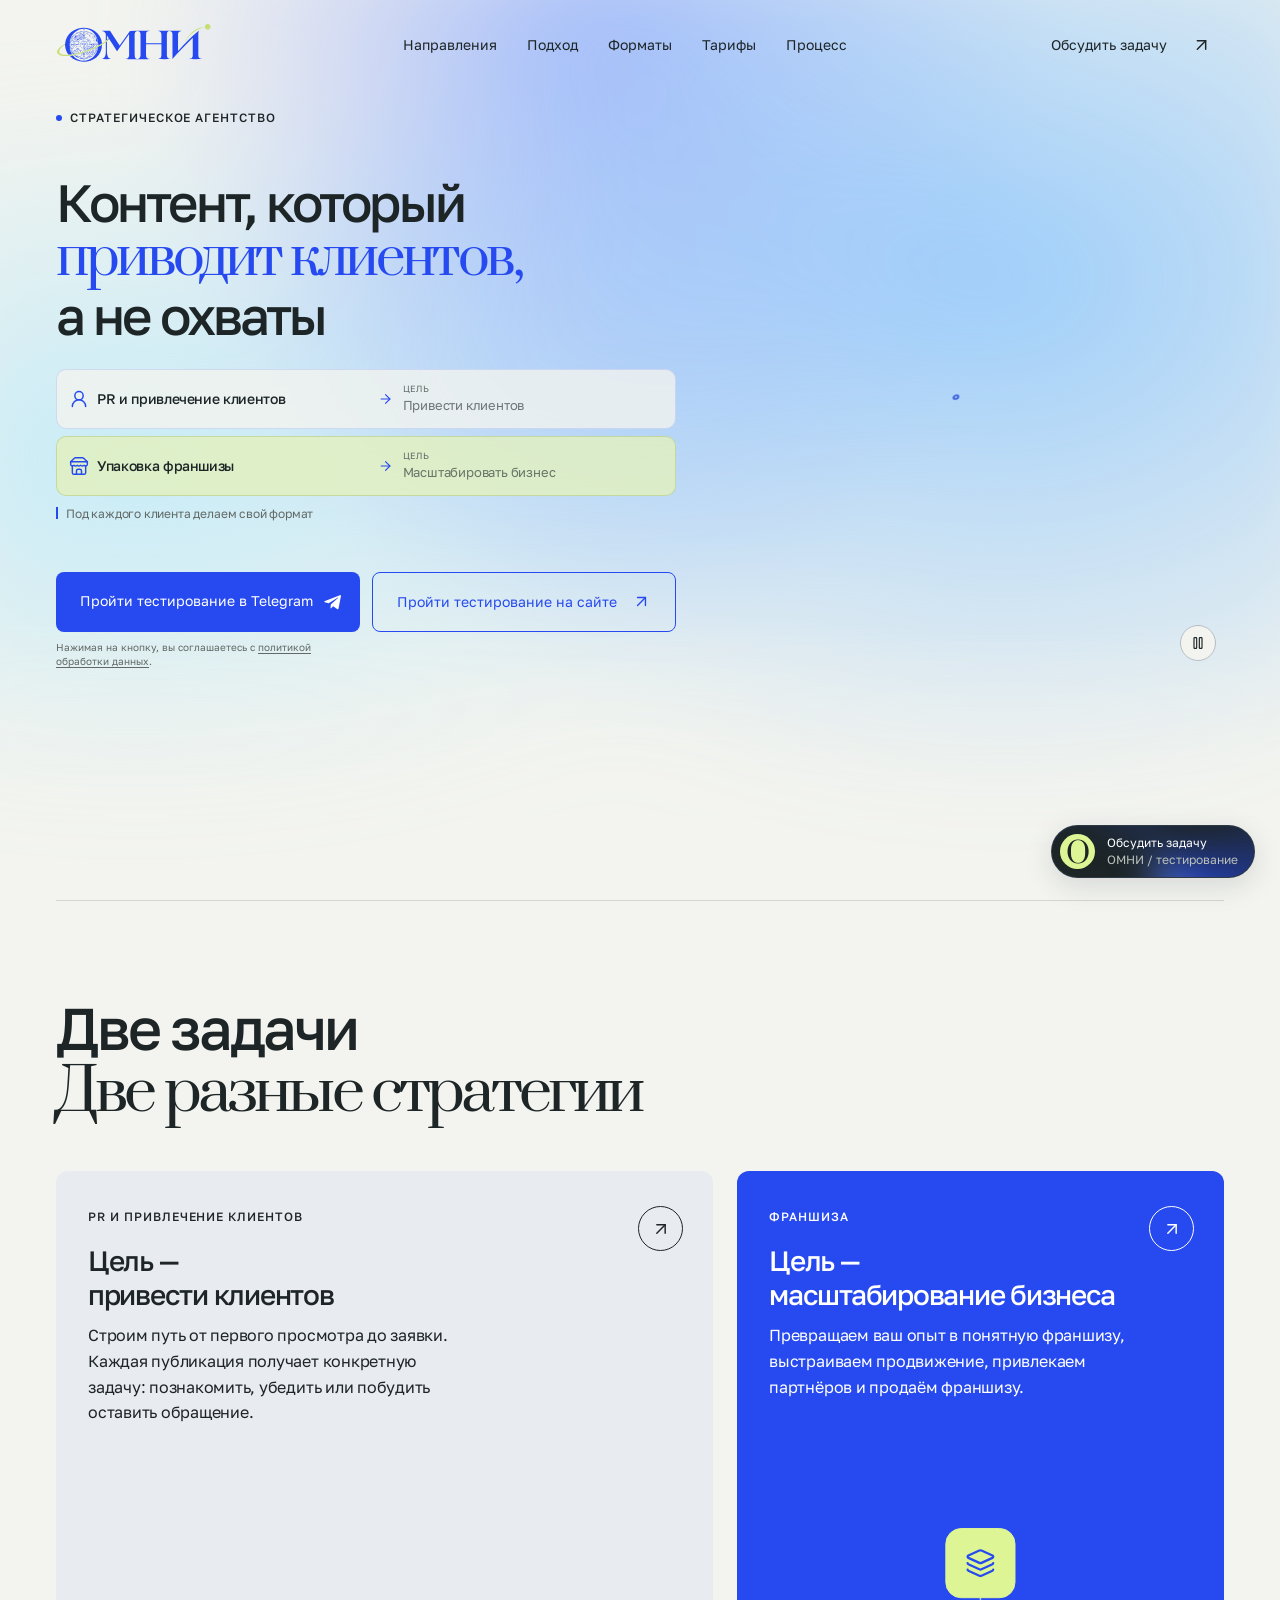
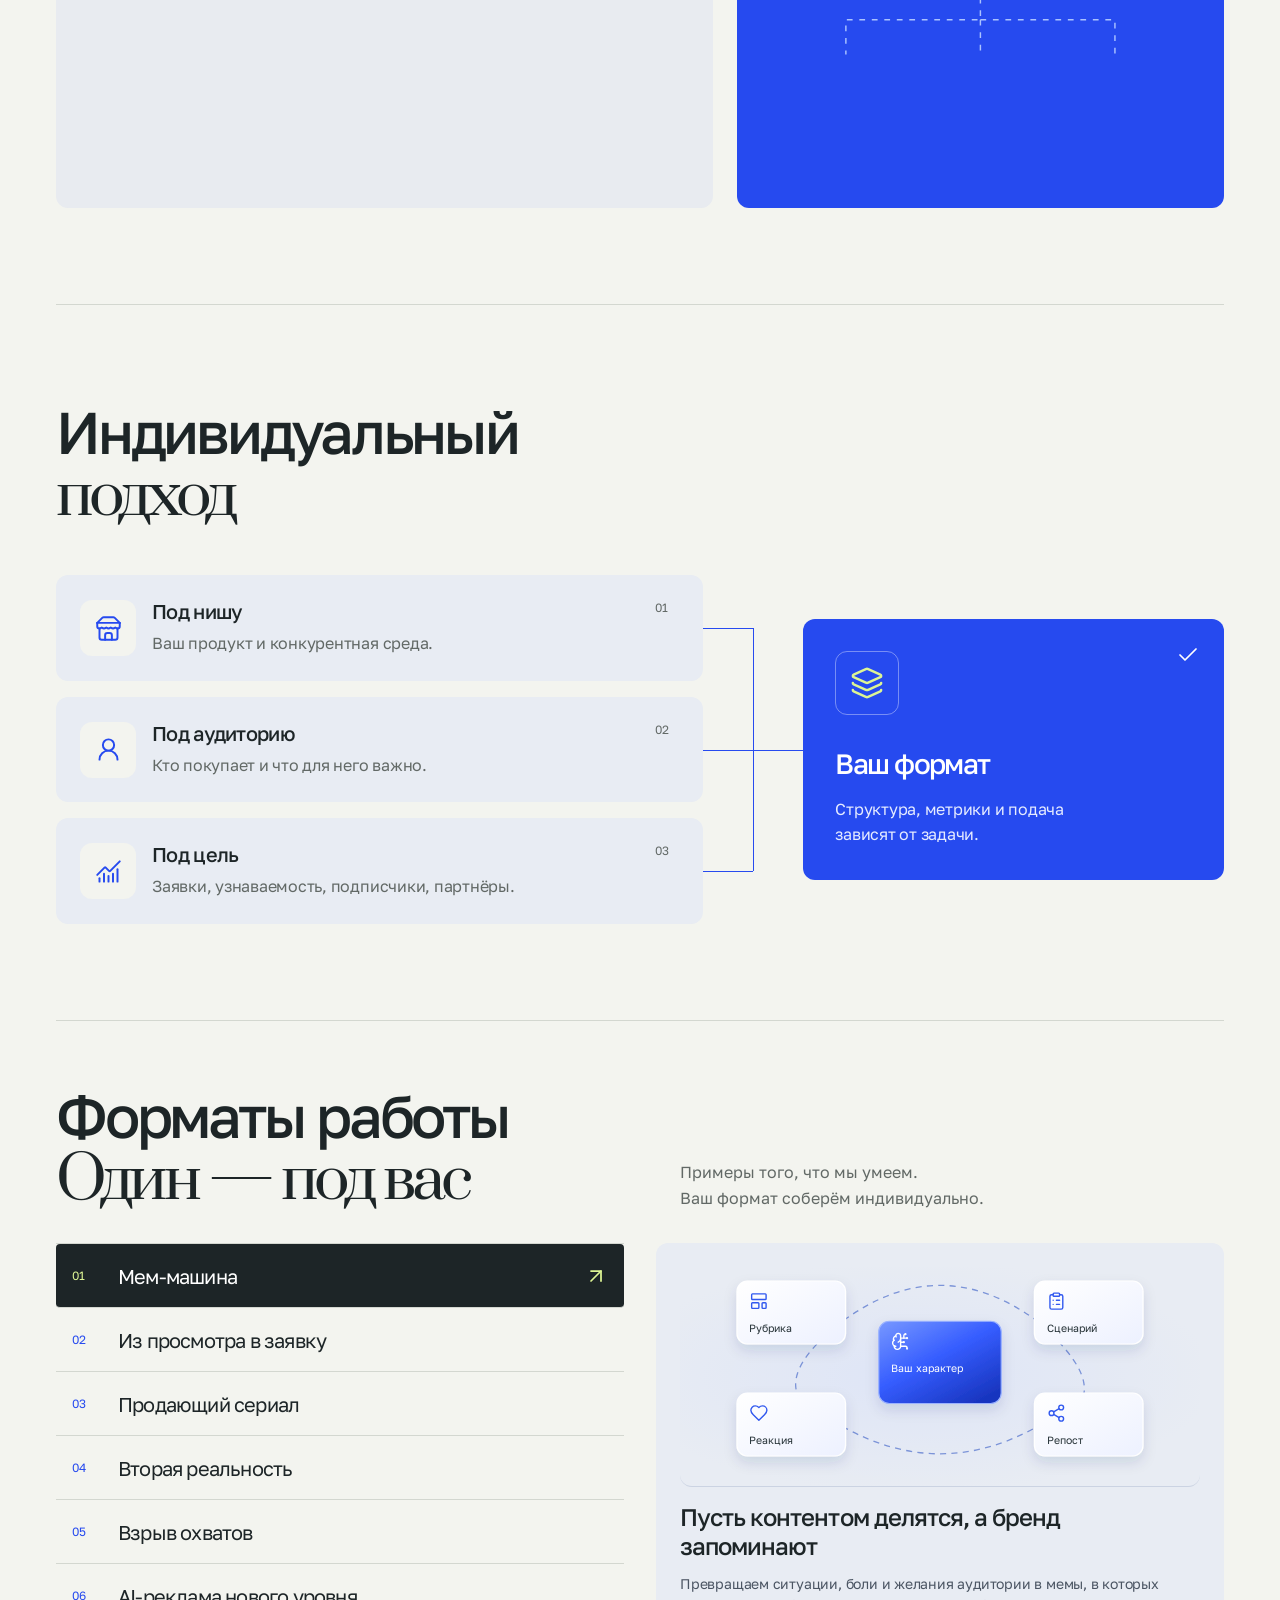
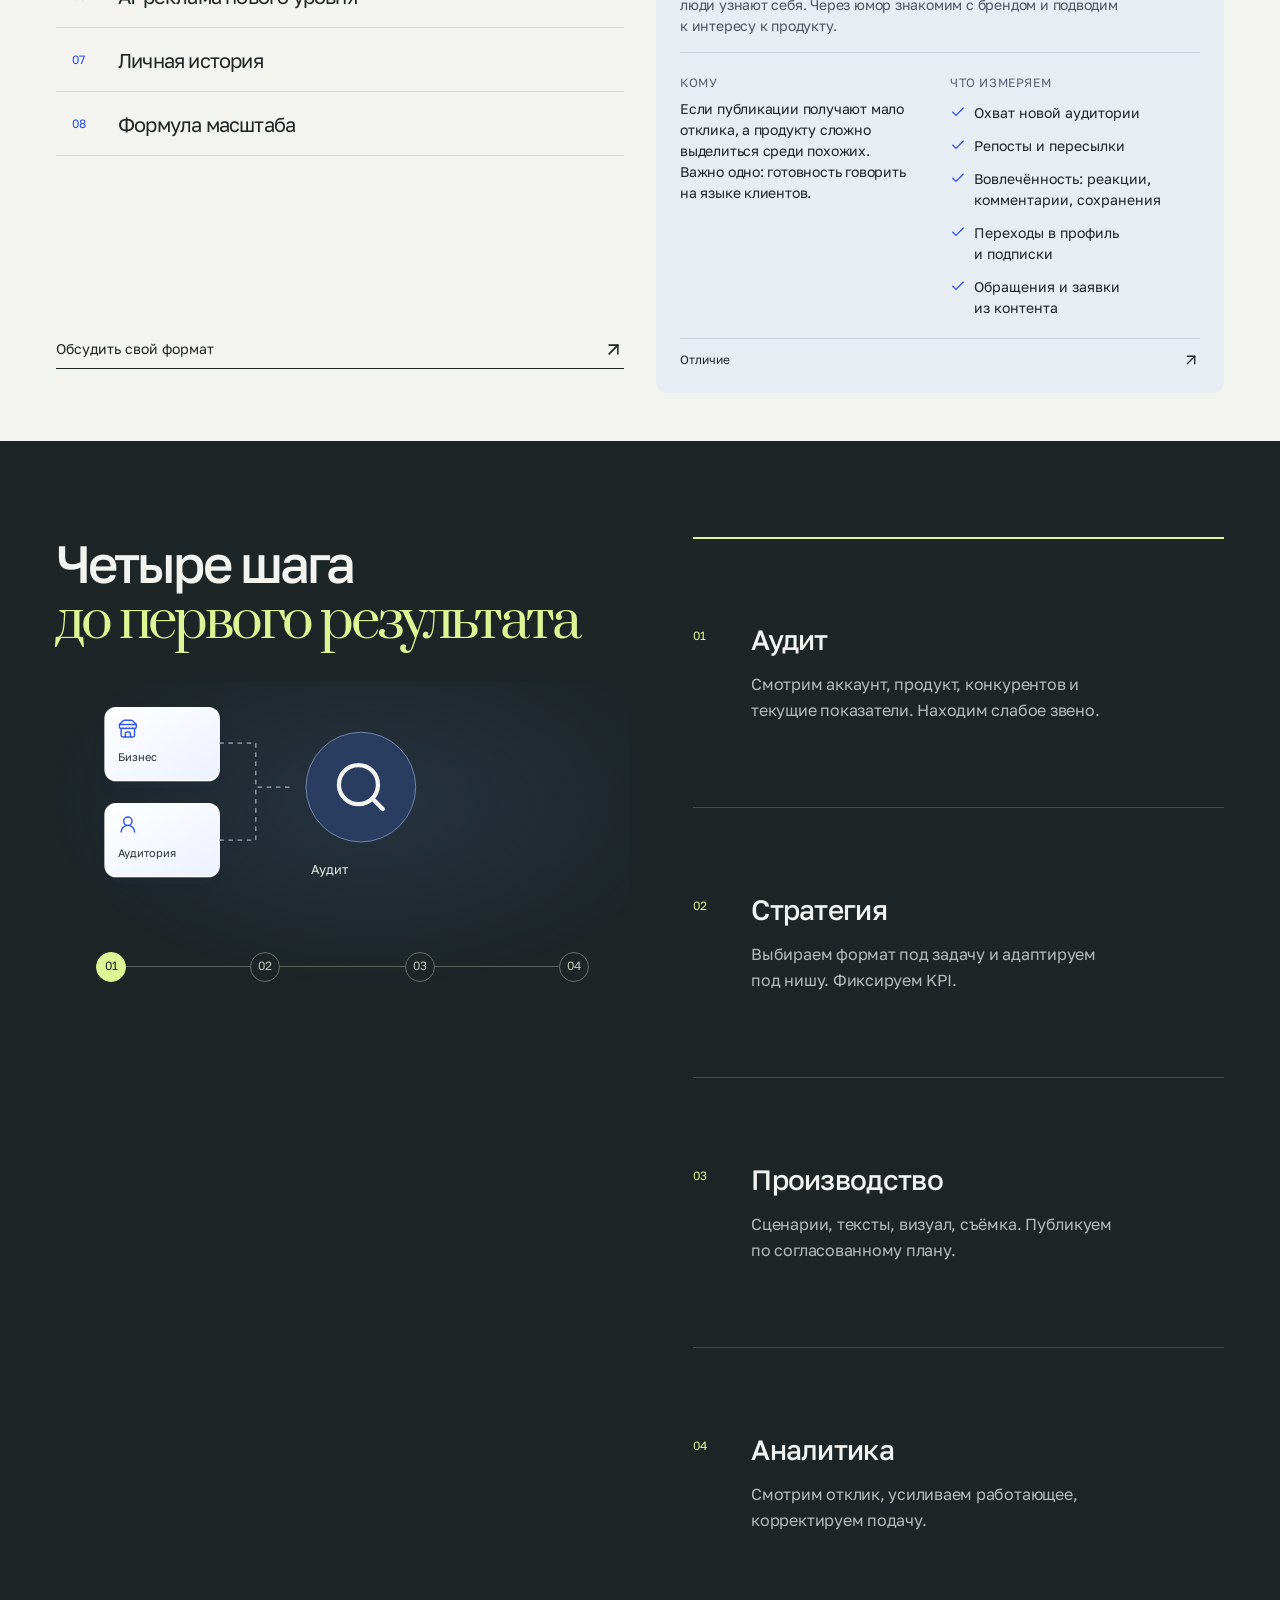
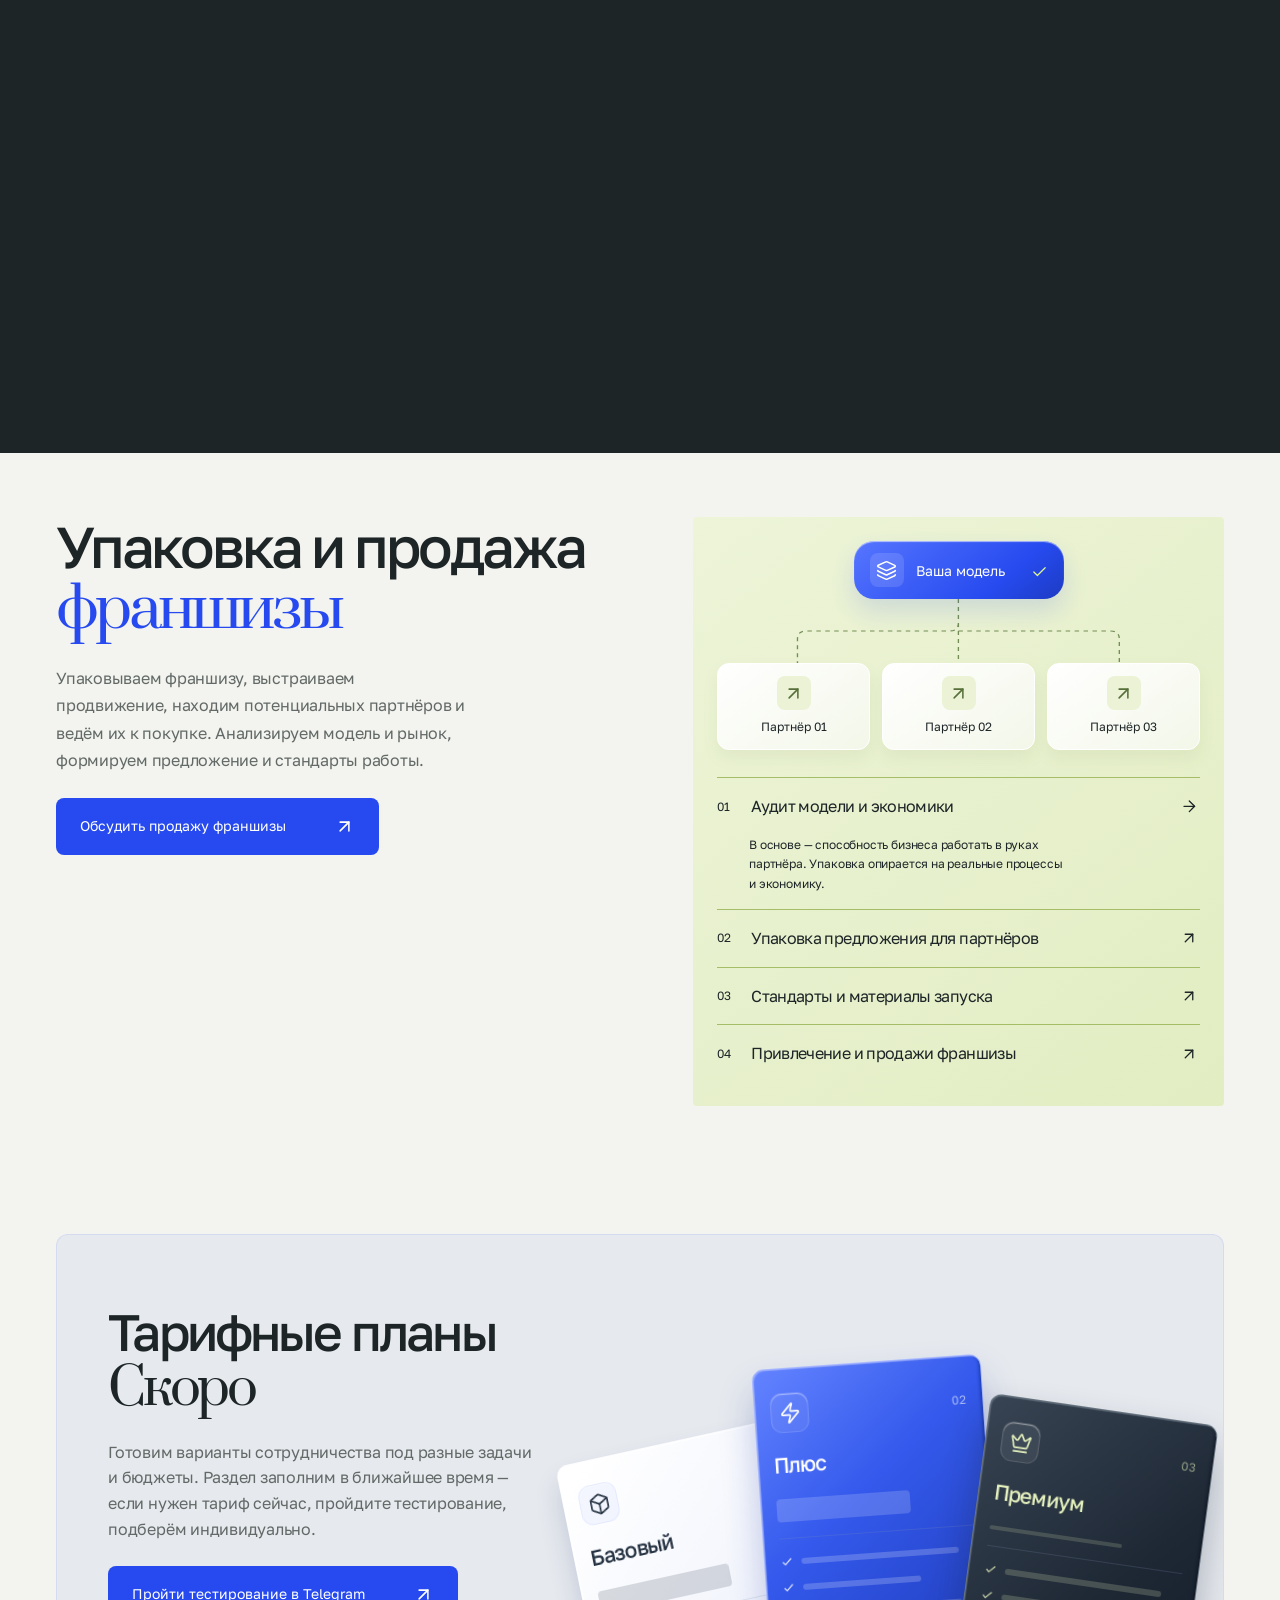
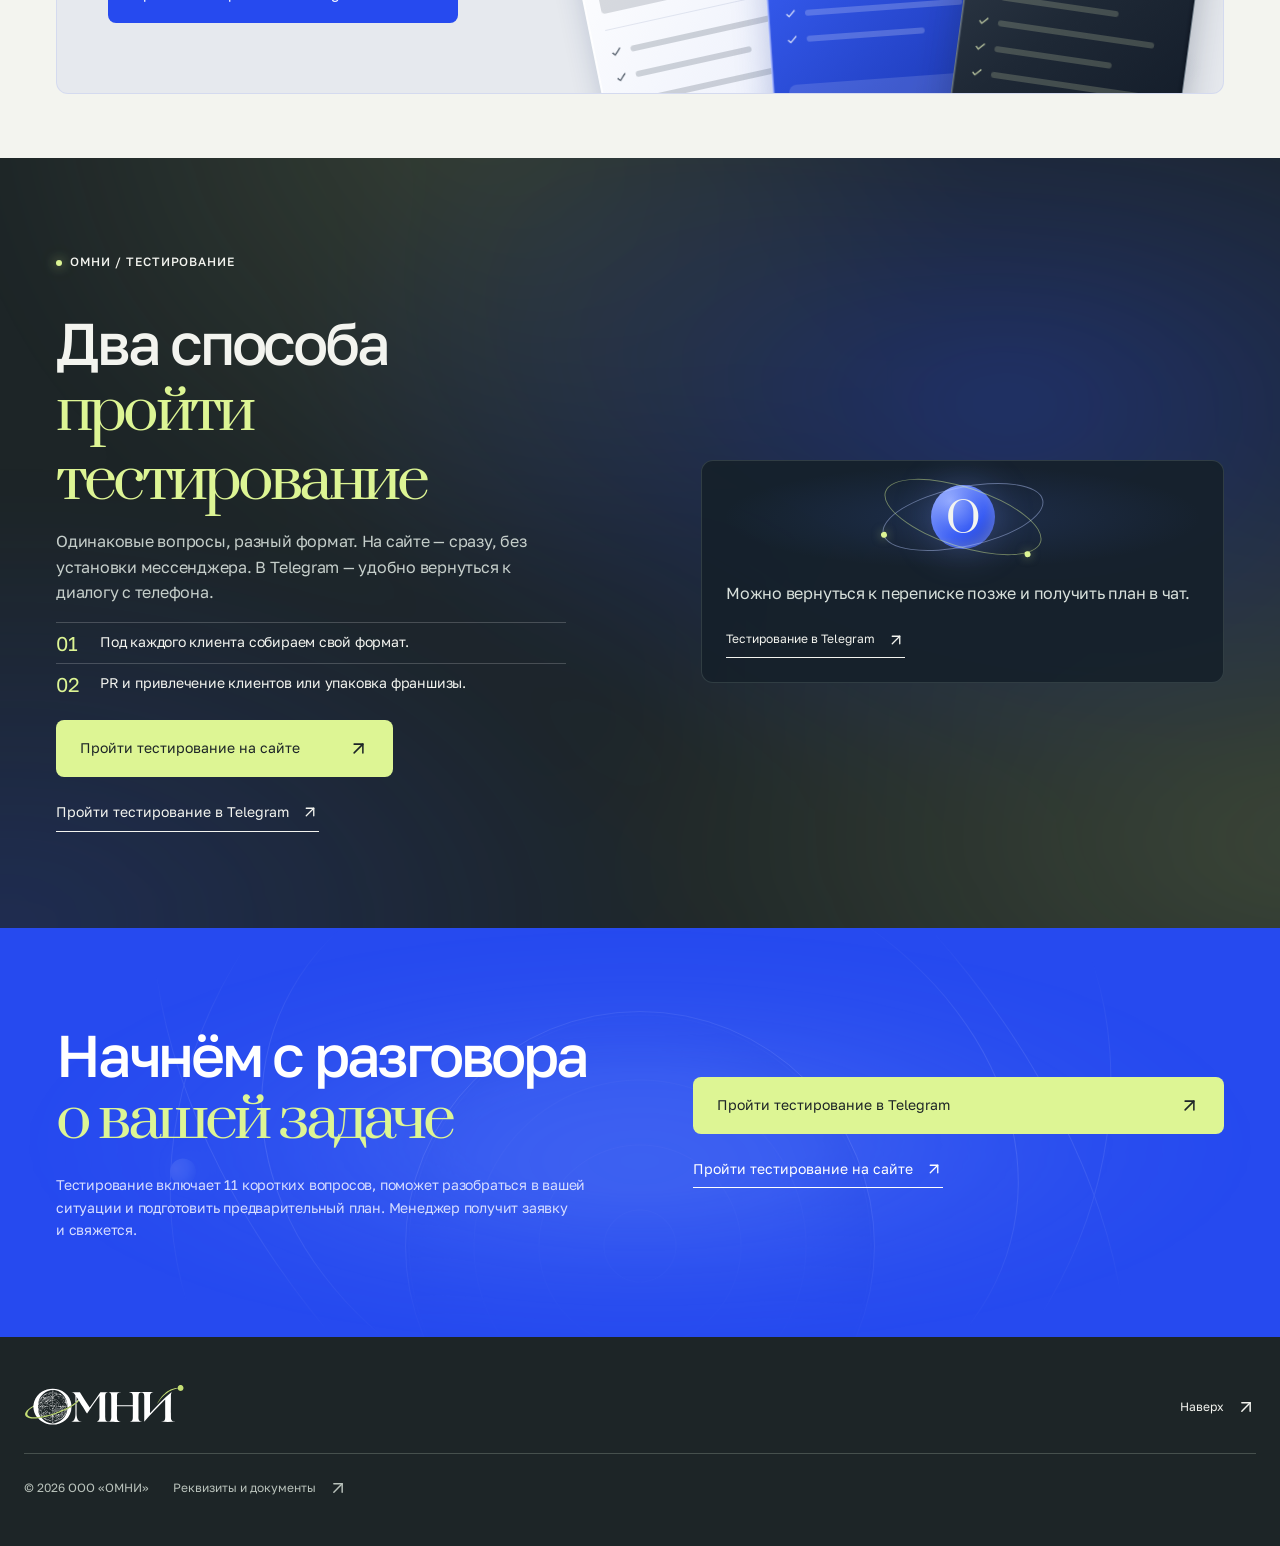
<file: index.html>
<!doctype html>
<html lang="ru">
<head>
<meta charset="UTF-8"><meta name="viewport" content="width=device-width,initial-scale=1">
<meta name="theme-color" content="#f3f4ef"><title>ОМНИ — контент-стратегии для бизнеса и франшизы</title>
<meta name="description" content="PR и привлечение клиентов. Упаковка франшизы. Индивидуальный формат под ваш бизнес.">
<meta property="og:title" content="ОМНИ — контент-стратегии для бизнеса и франшизы"><meta property="og:description" content="PR и привлечение клиентов. Упаковка франшизы. Под каждого клиента делаем свой формат."><meta property="og:type" content="website">
<link rel="icon" href="./assets/favicon.svg?v=2" type="image/svg+xml"><link rel="stylesheet" href="./fonts.css?v=2"><link rel="stylesheet" href="./style.css?v=78"><script src="./visuals.js?v=51" defer></script><script src="./formats.js" defer></script><script src="./bot-config.js" defer></script><script src="./app.js?v=65" defer></script><script type="module" src="./planet-loader.js?v=4"></script>
<link rel="canonical" href="https://krivenxter.github.io/omni-studio/">
<meta name="robots" content="index,follow,max-image-preview:large">
<meta property="og:url" content="https://krivenxter.github.io/omni-studio/"><meta property="og:site_name" content="ОМНИ"><meta property="og:locale" content="ru_RU">
<meta property="og:image" content="https://krivenxter.github.io/omni-studio/assets/social-preview.jpg"><meta property="og:image:width" content="1200"><meta property="og:image:height" content="630"><meta property="og:image:alt" content="ОМНИ — контент, который приводит клиентов">
<meta name="twitter:card" content="summary_large_image"><meta name="twitter:title" content="ОМНИ — контент-стратегии для бизнеса и франшизы"><meta name="twitter:description" content="PR и привлечение клиентов. Упаковка франшизы. Индивидуальный формат под ваш бизнес."><meta name="twitter:image" content="https://krivenxter.github.io/omni-studio/assets/social-preview.jpg">
<link rel="icon" href="./favicon.ico" sizes="32x32"><link rel="apple-touch-icon" href="./assets/apple-touch-icon.png"><link rel="manifest" href="./site.webmanifest">
<link rel="preload" href="./assets/golos-400.woff2" as="font" type="font/woff2" crossorigin><link rel="preload" href="./assets/prata.woff2" as="font" type="font/woff2" crossorigin>
<script type="application/ld+json">{"@context": "https://schema.org", "@graph": [{"@type": "Organization", "@id": "https://krivenxter.github.io/omni-studio/#organization", "name": "ОМНИ", "legalName": "ООО «ОМНИ»", "url": "https://krivenxter.github.io/omni-studio/", "logo": "https://krivenxter.github.io/omni-studio/assets/omni-logo-v2.svg", "description": "PR и привлечение клиентов. Упаковка франшизы."}, {"@type": "WebSite", "@id": "https://krivenxter.github.io/omni-studio/#website", "url": "https://krivenxter.github.io/omni-studio/", "name": "ОМНИ", "inLanguage": "ru-RU", "publisher": {"@id": "https://krivenxter.github.io/omni-studio/#organization"}}]}</script>
<link rel="modulepreload" href="./planet.js?v=61"><link rel="modulepreload" href="./vendor/three.module.min.js"><link rel="modulepreload" href="./vendor/three.core.min.js">
</head>
<body><script>
(()=>{if(!new URLSearchParams(location.search).has('planet-check'))return;
const mount=()=>{const panel=document.createElement('div');panel.id='planet-check';panel.style.cssText='position:fixed;left:8px;right:8px;bottom:8px;z-index:2147483647;background:#fff;color:#111;border:2px solid #264aef;padding:8px;font:12px/1.3 Arial;display:flex;gap:6px;flex-wrap:wrap';
for(const [mode,label]of [['normal','Обычный'],['no-blur','Без blur'],['no-mask','Без маски'],['full-fps','60 fps']]){const button=document.createElement('button');button.textContent=label;button.style.cssText='padding:10px;border:1px solid #264aef;border-radius:6px;background:#fff;color:#111;font:inherit';button.onclick=()=>{document.documentElement.dataset.planetCheck=mode;window.OMNI_PLANET_FULL_FPS=mode==='full-fps';for(const b of panel.children){b.style.background=b===button?'#ddf594':'#fff';}};panel.append(button);}document.body.append(panel);panel.firstElementChild.click();};if(document.readyState==='loading')addEventListener('DOMContentLoaded',mount,{once:true});else mount();
})();
</script><script>document.documentElement.classList.toggle('ios-inapp',/iP(?:hone|ad|od)/.test(navigator.userAgent)&&!/(?:Safari|CriOS|FxiOS|EdgiOS|OPiOS)\//.test(navigator.userAgent));</script><div class="inapp-top-cover" aria-hidden="true"></div><script>
(()=>{if(!new URLSearchParams(location.search).has('omni-debug'))return;
const errors=[];let panel;
const report=()=>{if(!panel)return;const planet=document.getElementById('planet');panel.textContent=['OMNI diagnostic 20261106-c','secure: '+isSecureContext,'viewport: '+innerWidth+'x'+innerHeight+' / '+(visualViewport?.height??'none'),'cover: '+(document.querySelector('.inapp-top-cover')?getComputedStyle(document.querySelector('.inapp-top-cover')).display:'missing'),'canvas: '+(document.querySelector('#planet canvas')?.width??0)+'x'+(document.querySelector('#planet canvas')?.height??0),'motion: '+matchMedia('(prefers-reduced-motion:reduce)').matches,'scripts: '+document.scripts.length+' / parts: '+(window.__omniParts?.length??'assembled'),'app: '+Boolean(window.OMNI_TILDA_STARTED),'formats: '+Boolean(document.querySelector('#strategy-graphic svg'))+' / process: '+Boolean(document.querySelector('#process-scene svg')),'planet: '+(planet?.className??'missing'),'blur: '+(document.querySelector('.header')?getComputedStyle(document.querySelector('.header')).webkitBackdropFilter:'missing'),'errors: '+(errors.join(' | ')||'none'),navigator.userAgent].join('\n');};
addEventListener('error',e=>{errors.push(e.message||('Resource: '+(e.target?.src||e.target?.href||e.target?.tagName)));report();},true);
addEventListener('unhandledrejection',e=>{errors.push(String(e.reason?.stack||e.reason));report();});
const mount=()=>{panel=document.createElement('pre');panel.style.cssText='position:fixed;z-index:2147483647;top:12px;left:8px;right:8px;max-height:48vh;overflow:auto;white-space:pre-wrap;padding:12px;background:#fff;color:#111;border:2px solid #264aef;font:11px/1.4 monospace;user-select:text';document.body.append(panel);report();setInterval(report,1500);};
if(document.body)mount();else addEventListener('DOMContentLoaded',mount,{once:true});
})();
</script><div class="hero-ambient" aria-hidden="true"><i></i></div><svg xmlns="http://www.w3.org/2000/svg" style="position:absolute;width:0;height:0;overflow:hidden" aria-hidden="true"><defs><symbol id="i-arrow" viewBox="0 0 24 24" fill="none" stroke="currentColor" stroke-width="1.75" stroke-linecap="round" stroke-linejoin="round">
  <path d="M7 7h10v10" />
  <path d="M7 17 17 7" />
</symbol><symbol id="i-pin" viewBox="0 0 24 24" fill="none" stroke="currentColor" stroke-width="1.75" stroke-linecap="round" stroke-linejoin="round">
  <path d="M20 10c0 4.993-5.539 10.193-7.399 11.799a1 1 0 0 1-1.202 0C9.539 20.193 4 14.993 4 10a8 8 0 0 1 16 0" />
  <circle cx="12" cy="10" r="3" />
</symbol><symbol id="i-spark" viewBox="0 0 24 24" fill="none" stroke="currentColor" stroke-width="1.75" stroke-linecap="round" stroke-linejoin="round">
  <path d="M15 14c.2-1 .7-1.7 1.5-2.5 1-.9 1.5-2.2 1.5-3.5A6 6 0 0 0 6 8c0 1 .2 2.2 1.5 3.5.7.7 1.3 1.5 1.5 2.5" />
  <path d="M9 18h6" />
  <path d="M10 22h4" />
</symbol><symbol id="i-play" viewBox="0 0 24 24" fill="none" stroke="currentColor" stroke-width="1.75" stroke-linecap="round" stroke-linejoin="round">
  <polygon points="6 3 20 12 6 21 6 3" />
</symbol><symbol id="i-user" viewBox="0 0 24 24" fill="none" stroke="currentColor" stroke-width="1.75" stroke-linecap="round" stroke-linejoin="round">
  <circle cx="12" cy="8" r="5" />
  <path d="M20 21a8 8 0 0 0-16 0" />
</symbol><symbol id="i-smile" viewBox="0 0 24 24" fill="none" stroke="currentColor" stroke-width="1.75" stroke-linecap="round" stroke-linejoin="round">
  <circle cx="12" cy="12" r="10" />
  <path d="M8 14s1.5 2 4 2 4-2 4-2" />
  <line x1="9" x2="9.01" y1="9" y2="9" />
  <line x1="15" x2="15.01" y1="9" y2="9" />
</symbol><symbol id="i-chart" viewBox="0 0 24 24" fill="none" stroke="currentColor" stroke-width="1.75" stroke-linecap="round" stroke-linejoin="round">
  <path d="M12 16v5" />
  <path d="M16 14v7" />
  <path d="M20 10v11" />
  <path d="m22 3-8.646 8.646a.5.5 0 0 1-.708 0L9.354 8.354a.5.5 0 0 0-.707 0L2 15" />
  <path d="M4 18v3" />
  <path d="M8 14v7" />
</symbol><symbol id="i-store" viewBox="0 0 24 24" fill="none" stroke="currentColor" stroke-width="1.75" stroke-linecap="round" stroke-linejoin="round">
  <path d="m2 7 4.41-4.41A2 2 0 0 1 7.83 2h8.34a2 2 0 0 1 1.42.59L22 7" />
  <path d="M4 12v8a2 2 0 0 0 2 2h12a2 2 0 0 0 2-2v-8" />
  <path d="M15 22v-4a2 2 0 0 0-2-2h-2a2 2 0 0 0-2 2v4" />
  <path d="M2 7h20" />
  <path d="M22 7v3a2 2 0 0 1-2 2a2.7 2.7 0 0 1-1.59-.63.7.7 0 0 0-.82 0A2.7 2.7 0 0 1 16 12a2.7 2.7 0 0 1-1.59-.63.7.7 0 0 0-.82 0A2.7 2.7 0 0 1 12 12a2.7 2.7 0 0 1-1.59-.63.7.7 0 0 0-.82 0A2.7 2.7 0 0 1 8 12a2.7 2.7 0 0 1-1.59-.63.7.7 0 0 0-.82 0A2.7 2.7 0 0 1 4 12a2 2 0 0 1-2-2V7" />
</symbol><symbol id="i-search" viewBox="0 0 24 24" fill="none" stroke="currentColor" stroke-width="1.75" stroke-linecap="round" stroke-linejoin="round">
  <circle cx="11" cy="11" r="8" />
  <path d="m21 21-4.3-4.3" />
</symbol><symbol id="i-plan" viewBox="0 0 24 24" fill="none" stroke="currentColor" stroke-width="1.75" stroke-linecap="round" stroke-linejoin="round">
  <rect width="8" height="4" x="8" y="2" rx="1" ry="1" />
  <path d="M16 4h2a2 2 0 0 1 2 2v14a2 2 0 0 1-2 2H6a2 2 0 0 1-2-2V6a2 2 0 0 1 2-2h2" />
  <path d="M12 11h4" />
  <path d="M12 16h4" />
  <path d="M8 11h.01" />
  <path d="M8 16h.01" />
</symbol><symbol id="i-layers" viewBox="0 0 24 24" fill="none" stroke="currentColor" stroke-width="1.75" stroke-linecap="round" stroke-linejoin="round">
  <path d="M12.83 2.18a2 2 0 0 0-1.66 0L2.6 6.08a1 1 0 0 0 0 1.83l8.58 3.91a2 2 0 0 0 1.66 0l8.58-3.9a1 1 0 0 0 0-1.83z" />
  <path d="M2 12a1 1 0 0 0 .58.91l8.6 3.91a2 2 0 0 0 1.65 0l8.58-3.9A1 1 0 0 0 22 12" />
  <path d="M2 17a1 1 0 0 0 .58.91l8.6 3.91a2 2 0 0 0 1.65 0l8.58-3.9A1 1 0 0 0 22 17" />
</symbol><symbol id="i-send" viewBox="0 0 24 24" fill="none" stroke="currentColor" stroke-width="1.75" stroke-linecap="round" stroke-linejoin="round">
  <path d="M14.536 21.686a.5.5 0 0 0 .937-.024l6.5-19a.496.496 0 0 0-.635-.635l-19 6.5a.5.5 0 0 0-.024.937l7.93 3.18a2 2 0 0 1 1.112 1.11z" />
  <path d="m21.854 2.147-10.94 10.939" />
</symbol><symbol id="i-pause" viewBox="0 0 24 24" fill="none" stroke="currentColor" stroke-width="1.75" stroke-linecap="round" stroke-linejoin="round">
  <rect x="14" y="4" width="4" height="16" rx="1" />
  <rect x="6" y="4" width="4" height="16" rx="1" />
</symbol><symbol id="i-plus" viewBox="0 0 24 24" fill="none" stroke="currentColor" stroke-width="1.75" stroke-linecap="round" stroke-linejoin="round">
  <path d="M5 12h14" />
  <path d="M12 5v14" />
</symbol><symbol id="i-close" viewBox="0 0 24 24" fill="none" stroke="currentColor" stroke-width="1.75" stroke-linecap="round" stroke-linejoin="round">
  <path d="M18 6 6 18" />
  <path d="m6 6 12 12" />
</symbol><symbol id="i-up" viewBox="0 0 24 24" fill="none" stroke="currentColor" stroke-width="1.75" stroke-linecap="round" stroke-linejoin="round">
  <path d="m5 12 7-7 7 7" />
  <path d="M12 19V5" />
</symbol><symbol id="i-check" viewBox="0 0 24 24" fill="none" stroke="currentColor" stroke-width="1.75" stroke-linecap="round" stroke-linejoin="round">
  <path d="M20 6 9 17l-5-5" />
</symbol><symbol id="i-arrow-right" viewBox="0 0 24 24" fill="none" stroke="currentColor" stroke-width="1.75" stroke-linecap="round" stroke-linejoin="round">
  <path d="M5 12h14" />
  <path d="m12 5 7 7-7 7" />
</symbol><symbol id="i-chevron" viewBox="0 0 24 24" fill="none" stroke="currentColor" stroke-width="1.75" stroke-linecap="round" stroke-linejoin="round">
  <path d="m6 9 6 6 6-6" />
</symbol><symbol id="i-camera" viewBox="0 0 24 24" fill="none" stroke="currentColor" stroke-width="1.75" stroke-linecap="round" stroke-linejoin="round">
  <path d="M14.5 4h-5L7 7H4a2 2 0 0 0-2 2v9a2 2 0 0 0 2 2h16a2 2 0 0 0 2-2V9a2 2 0 0 0-2-2h-3l-2.5-3z" />
  <circle cx="12" cy="13" r="3" />
</symbol><symbol id="i-film" viewBox="0 0 24 24" fill="none" stroke="currentColor" stroke-width="1.75" stroke-linecap="round" stroke-linejoin="round">
  <path d="M20.2 6 3 11l-.9-2.4c-.3-1.1.3-2.2 1.3-2.5l13.5-4c1.1-.3 2.2.3 2.5 1.3Z" />
  <path d="m6.2 5.3 3.1 3.9" />
  <path d="m12.4 3.4 3.1 4" />
  <path d="M3 11h18v8a2 2 0 0 1-2 2H5a2 2 0 0 1-2-2Z" />
</symbol><symbol id="i-image" viewBox="0 0 24 24" fill="none" stroke="currentColor" stroke-width="1.75" stroke-linecap="round" stroke-linejoin="round">
  <rect width="18" height="18" x="3" y="3" rx="2" ry="2" />
  <circle cx="9" cy="9" r="2" />
  <path d="m21 15-3.086-3.086a2 2 0 0 0-2.828 0L6 21" />
</symbol><symbol id="i-package" viewBox="0 0 24 24" fill="none" stroke="currentColor" stroke-width="1.75" stroke-linecap="round" stroke-linejoin="round">
  <path d="M11 21.73a2 2 0 0 0 2 0l7-4A2 2 0 0 0 21 16V8a2 2 0 0 0-1-1.73l-7-4a2 2 0 0 0-2 0l-7 4A2 2 0 0 0 3 8v8a2 2 0 0 0 1 1.73z" />
  <path d="M12 22V12" />
  <path d="m3.3 7 7.703 4.734a2 2 0 0 0 1.994 0L20.7 7" />
  <path d="m7.5 4.27 9 5.15" />
</symbol><symbol id="i-users" viewBox="0 0 24 24" fill="none" stroke="currentColor" stroke-width="1.75" stroke-linecap="round" stroke-linejoin="round">
  <path d="M18 21a8 8 0 0 0-16 0" />
  <circle cx="10" cy="8" r="5" />
  <path d="M22 20c0-3.37-2-6.5-4-8a5 5 0 0 0-.45-8.3" />
</symbol><symbol id="i-heart" viewBox="0 0 24 24" fill="none" stroke="currentColor" stroke-width="1.75" stroke-linecap="round" stroke-linejoin="round">
  <path d="M19 14c1.49-1.46 3-3.21 3-5.5A5.5 5.5 0 0 0 16.5 3c-1.76 0-3 .5-4.5 2-1.5-1.5-2.74-2-4.5-2A5.5 5.5 0 0 0 2 8.5c0 2.3 1.5 4.05 3 5.5l7 7Z" />
</symbol><symbol id="i-share" viewBox="0 0 24 24" fill="none" stroke="currentColor" stroke-width="1.75" stroke-linecap="round" stroke-linejoin="round">
  <circle cx="18" cy="5" r="3" />
  <circle cx="6" cy="12" r="3" />
  <circle cx="18" cy="19" r="3" />
  <line x1="8.59" x2="15.42" y1="13.51" y2="17.49" />
  <line x1="15.41" x2="8.59" y1="6.51" y2="10.49" />
</symbol><symbol id="i-book" viewBox="0 0 24 24" fill="none" stroke="currentColor" stroke-width="1.75" stroke-linecap="round" stroke-linejoin="round">
  <path d="M12 7v14" />
  <path d="M3 18a1 1 0 0 1-1-1V4a1 1 0 0 1 1-1h5a4 4 0 0 1 4 4 4 4 0 0 1 4-4h5a1 1 0 0 1 1 1v13a1 1 0 0 1-1 1h-6a3 3 0 0 0-3 3 3 3 0 0 0-3-3z" />
</symbol><symbol id="i-shield" viewBox="0 0 24 24" fill="none" stroke="currentColor" stroke-width="1.75" stroke-linecap="round" stroke-linejoin="round">
  <path d="M20 13c0 5-3.5 7.5-7.66 8.95a1 1 0 0 1-.67-.01C7.5 20.5 4 18 4 13V6a1 1 0 0 1 1-1c2 0 4.5-1.2 6.24-2.72a1.17 1.17 0 0 1 1.52 0C14.51 3.81 17 5 19 5a1 1 0 0 1 1 1z" />
  <path d="m9 12 2 2 4-4" />
</symbol><symbol id="i-wand" viewBox="0 0 24 24" fill="none" stroke="currentColor" stroke-width="1.75" stroke-linecap="round" stroke-linejoin="round">
  <path d="m21.64 3.64-1.28-1.28a1.21 1.21 0 0 0-1.72 0L2.36 18.64a1.21 1.21 0 0 0 0 1.72l1.28 1.28a1.2 1.2 0 0 0 1.72 0L21.64 5.36a1.2 1.2 0 0 0 0-1.72" />
  <path d="m14 7 3 3" />
  <path d="M5 6v4" />
  <path d="M19 14v4" />
  <path d="M10 2v2" />
  <path d="M7 8H3" />
  <path d="M21 16h-4" />
  <path d="M11 3H9" />
</symbol><symbol id="i-box" viewBox="0 0 24 24" fill="none" stroke="currentColor" stroke-width="1.75" stroke-linecap="round" stroke-linejoin="round">
  <path d="M21 8a2 2 0 0 0-1-1.73l-7-4a2 2 0 0 0-2 0l-7 4A2 2 0 0 0 3 8v8a2 2 0 0 0 1 1.73l7 4a2 2 0 0 0 2 0l7-4A2 2 0 0 0 21 16Z" />
  <path d="m3.3 7 8.7 5 8.7-5" />
  <path d="M12 22V12" />
</symbol><symbol id="i-zap" viewBox="0 0 24 24" fill="none" stroke="currentColor" stroke-width="1.75" stroke-linecap="round" stroke-linejoin="round">
  <path d="M4 14a1 1 0 0 1-.78-1.63l9.9-10.2a.5.5 0 0 1 .86.46l-1.92 6.02A1 1 0 0 0 13 10h7a1 1 0 0 1 .78 1.63l-9.9 10.2a.5.5 0 0 1-.86-.46l1.92-6.02A1 1 0 0 0 11 14z" />
</symbol><symbol id="i-crown" viewBox="0 0 24 24" fill="none" stroke="currentColor" stroke-width="1.75" stroke-linecap="round" stroke-linejoin="round">
  <path d="M11.562 3.266a.5.5 0 0 1 .876 0L15.39 8.87a1 1 0 0 0 1.516.294L21.183 5.5a.5.5 0 0 1 .798.519l-2.834 10.246a1 1 0 0 1-.956.734H5.81a1 1 0 0 1-.957-.734L2.02 6.02a.5.5 0 0 1 .798-.519l4.276 3.664a1 1 0 0 0 1.516-.294z" />
  <path d="M5 21h14" />
</symbol><symbol id="i-target" viewBox="0 0 24 24" fill="none" stroke="currentColor" stroke-width="1.75" stroke-linecap="round" stroke-linejoin="round">
  <circle cx="12" cy="12" r="10" />
  <circle cx="12" cy="12" r="6" />
  <circle cx="12" cy="12" r="2" />
</symbol><symbol id="i-message" viewBox="0 0 24 24" fill="none" stroke="currentColor" stroke-width="1.75" stroke-linecap="round" stroke-linejoin="round">
  <path d="M7.9 20A9 9 0 1 0 4 16.1L2 22Z" />
</symbol><symbol id="i-rocket" viewBox="0 0 24 24" fill="none" stroke="currentColor" stroke-width="1.75" stroke-linecap="round" stroke-linejoin="round">
  <path d="M4.5 16.5c-1.5 1.26-2 5-2 5s3.74-.5 5-2c.71-.84.7-2.13-.09-2.91a2.18 2.18 0 0 0-2.91-.09z" />
  <path d="m12 15-3-3a22 22 0 0 1 2-3.95A12.88 12.88 0 0 1 22 2c0 2.72-.78 7.5-6 11a22.35 22.35 0 0 1-4 2z" />
  <path d="M9 12H4s.55-3.03 2-4c1.62-1.08 5 0 5 0" />
  <path d="M12 15v5s3.03-.55 4-2c1.08-1.62 0-5 0-5" />
</symbol><symbol id="i-brain" viewBox="0 0 24 24" fill="none" stroke="currentColor" stroke-width="1.75" stroke-linecap="round" stroke-linejoin="round">
  <path d="M12 5a3 3 0 1 0-5.997.125 4 4 0 0 0-2.526 5.77 4 4 0 0 0 .556 6.588A4 4 0 1 0 12 18Z" />
  <path d="M9 13a4.5 4.5 0 0 0 3-4" />
  <path d="M6.003 5.125A3 3 0 0 0 6.401 6.5" />
  <path d="M3.477 10.896a4 4 0 0 1 .585-.396" />
  <path d="M6 18a4 4 0 0 1-1.967-.516" />
  <path d="M12 13h4" />
  <path d="M12 18h6a2 2 0 0 1 2 2v1" />
  <path d="M12 8h8" />
  <path d="M16 8V5a2 2 0 0 1 2-2" />
  <circle cx="16" cy="13" r=".5" />
  <circle cx="18" cy="3" r=".5" />
  <circle cx="20" cy="21" r=".5" />
  <circle cx="20" cy="8" r=".5" />
</symbol><symbol id="i-layout" viewBox="0 0 24 24" fill="none" stroke="currentColor" stroke-width="1.75" stroke-linecap="round" stroke-linejoin="round">
  <rect width="18" height="7" x="3" y="3" rx="1" />
  <rect width="9" height="7" x="3" y="14" rx="1" />
  <rect width="5" height="7" x="16" y="14" rx="1" />
</symbol><symbol id="i-trending" viewBox="0 0 24 24" fill="none" stroke="currentColor" stroke-width="1.75" stroke-linecap="round" stroke-linejoin="round">
  <polyline points="22 7 13.5 15.5 8.5 10.5 2 17" />
  <polyline points="16 7 22 7 22 13" />
</symbol></defs></svg>
<a class="skip" href="#main">К содержанию</a>
<header class="header wrap">
<a class="logo" href="#" aria-label="ОМНИ, на главную"><img class="logo-color" src="./assets/omni-logo-v2.svg" width="155" height="42" alt="ОМНИ"><img class="logo-light" src="./assets/omni-logo-light.svg" width="155" height="42" alt="" aria-hidden="true"></a>
<nav aria-label="Главная навигация" id="navigation"><a href="#approach">Направления</a><a href="#individual">Подход</a><a href="#strategies">Форматы</a><a href="#tariffs">Тарифы</a><a href="#process">Процесс</a></nav>
<a class="header-cta" href="https://t.me/OMNI_Client1_bot" target="_blank" rel="noopener noreferrer">Обсудить задачу <span aria-hidden="true"><svg class="icon" viewBox="0 0 24 24" aria-hidden="true"><use href="#i-arrow"/></svg></span></a>
<button class="menu-toggle" aria-label="Открыть меню" aria-expanded="false" aria-controls="navigation"><span></span><span></span></button>
</header>
<main id="main">
<section class="hero wrap" aria-labelledby="hero-title">
<div class="hero-top"><span class="eyebrow"><i></i> Стратегическое агентство</span></div>
<div class="hero-grid">
<div class="hero-copy"><h1 id="hero-title"><span class="hero-title-line">Контент, который</span><em><span class="hero-title-line">приводит клиентов,</span></em><span class="hero-title-line hero-title-dark">а не охваты</span></h1><div class="hero-lead hero-branches" aria-label="Два направления работы"><div class="hero-branch"><div class="hero-branch-name"><svg class="icon" viewBox="0 0 24 24" aria-hidden="true"><use href="#i-user"/></svg><strong>PR и привлечение клиентов</strong></div><svg class="icon hero-branch-arrow" viewBox="0 0 24 24" aria-hidden="true"><use href="#i-arrow"/></svg><p><span>Цель</span>Привести клиентов</p></div><div class="hero-branch"><div class="hero-branch-name"><svg class="icon" viewBox="0 0 24 24" aria-hidden="true"><use href="#i-store"/></svg><strong>Упаковка франшизы</strong></div><svg class="icon hero-branch-arrow" viewBox="0 0 24 24" aria-hidden="true"><use href="#i-arrow"/></svg><p><span>Цель</span>Масштабировать бизнес</p></div><p class="hero-branches-note">Под каждого клиента делаем свой формат</p></div><div class="hero-actions"><a class="button button-dark" href="https://t.me/OMNI_Client1_bot" target="_blank" rel="noopener noreferrer"><span class="button-label">Пройти тестирование в Telegram</span><span aria-hidden="true"><svg class="icon telegram-icon" viewBox="0 0 24 24" aria-hidden="true"><path fill="currentColor" stroke="none" d="M21.6 3.4 18.4 20c-.2 1.2-.9 1.5-1.9.9l-4.9-3.6-2.4 2.3c-.3.3-.5.5-1 .5l.4-5 9.1-8.2c.4-.4-.1-.6-.6-.3L5.9 13.7 1.1 12.2c-1-.3-1-1 .2-1.5L20 3.5c.9-.3 1.7.2 1.6-.1Z"/></svg></span></a><p class="hero-consent">Нажимая на кнопку, вы соглашаетесь с <a href="./privacy.html">политикой обработки данных</a>.</p><button class="text-link hero-chat" data-open-chat>Пройти тестирование на сайте <svg class="icon" viewBox="0 0 24 24" aria-hidden="true"><use href="#i-arrow"/></svg></button></div></div>
<div class="hero-art" id="planet" role="group" aria-label="Система роста бизнеса: центральная планета, аудитория и два партнёрских мира"><div class="planet-surface">
<img class="planet-poster" src="./assets/planet-poster.webp" width="647" height="523" alt="" decoding="async"><svg class="planet-static" viewBox="0 0 600 560" aria-hidden="true"><defs><radialGradient id="planetFill" cx="32%" cy="25%"><stop stop-color="#638aff"/><stop offset=".55" stop-color="#264aef"/><stop offset="1" stop-color="#0c206b"/></radialGradient></defs><ellipse cx="300" cy="470" rx="100" ry="9" fill="#1d2527" opacity=".06"/><circle cx="300" cy="280" r="120" fill="url(#planetFill)"/><g fill="none" stroke="#62718b" stroke-width="1"><ellipse cx="300" cy="280" rx="220" ry="72" transform="rotate(-28 300 280)"/><ellipse cx="300" cy="280" rx="200" ry="80" transform="rotate(48 300 280)"/><path d="M275 125L325 435"/></g><circle cx="117" cy="367" r="22" fill="#d9f477"/><circle cx="426" cy="155" r="13" fill="#d9e3f1"/></svg>
</div><button class="planet-pause" aria-label="Остановить вращение планеты" aria-pressed="false"><svg class="icon" viewBox="0 0 24 24" aria-hidden="true"><use href="#i-arrow"/></svg></button></div>
</div>
</section>
<section class="approach wrap section" id="approach">

<div class="intro-grid"><h2>Две задачи<br><em>Две разные стратегии</em></h2></div>
<div class="directions">
<a href="#strategies" class="direction direction-content"><div class="direction-info"><span class="eyebrow">PR и привлечение клиентов</span><h3>Цель —<br>привести клиентов</h3><p>Строим путь от первого просмотра до заявки. Каждая публикация получает конкретную задачу: познакомить, убедить или побудить оставить обращение.</p><span class="circle-arrow" aria-hidden="true"><svg class="icon" viewBox="0 0 24 24" aria-hidden="true"><use href="#i-arrow"/></svg></span></div><div class="photo-composition" aria-label="Стратегия, съёмка, контент, блогеры и аналитика"><div class="photo-card photo-0" style="--photo:0;--turn:-15deg"><div class="photo-image"></div><span>Стратегия</span></div><div class="photo-card photo-1" style="--photo:1;--turn:8deg"><div class="photo-image"></div><span>Съёмка</span></div><div class="photo-card photo-2" style="--photo:2;--turn:-5deg"><div class="photo-image"></div><span>Контент</span></div><div class="photo-card photo-3" style="--photo:3;--turn:13deg"><div class="photo-image"></div><span>Блогеры</span></div><div class="photo-card photo-4" style="--photo:4;--turn:-9deg"><div class="photo-image"></div><span>Аналитика</span></div></div></a>
<a href="#franchise" class="direction direction-scale"><div class="direction-info"><span class="eyebrow">Франшиза</span><h3>Цель —<br>масштабирование бизнеса</h3><p>Превращаем ваш опыт в понятную франшизу, выстраиваем продвижение, привлекаем партнёров и продаём франшизу.</p><span class="circle-arrow" aria-hidden="true"><svg class="icon" viewBox="0 0 24 24" aria-hidden="true"><use href="#i-arrow"/></svg></span></div><div class="scale-network" aria-hidden="true"><svg viewBox="0 0 440 245"><path d="M220 92V115H80V151M220 115V151M220 115H360V151"/><g class="network-origin"><rect x="184" y="20" width="72" height="72" rx="16"/><use href="#i-layers" x="204" y="40" width="32" height="32"/></g><g class="network-branch branch-0"><rect x="48" y="151" width="64" height="64" rx="14"/><use href="#i-plan" x="67" y="170" width="26" height="26"/><text x="80" y="234" text-anchor="middle">Стандарты</text></g><g class="network-branch branch-1"><rect x="188" y="151" width="64" height="64" rx="14"/><use href="#i-user" x="207" y="170" width="26" height="26"/><text x="220" y="234" text-anchor="middle">Партнёры</text></g><g class="network-branch branch-2"><rect x="328" y="151" width="64" height="64" rx="14"/><use href="#i-chart" x="347" y="170" width="26" height="26"/><text x="360" y="234" text-anchor="middle">Рост</text></g></svg></div></a>
</div>
</section>
<section class="individual section wrap" id="individual"><div class="section-heading"><h2>Индивидуальный<br><em>подход</em></h2></div>
<div class="individual-map" aria-label="Ниша, аудитория и цель определяют ваш индивидуальный формат">
<div class="individual-inputs">
<div class="individual-factor"><span class="factor-icon" aria-hidden="true"><svg class="icon"><use href="#i-store"/></svg></span><div><h3>Под нишу</h3><p>Ваш продукт и конкурентная среда.</p></div><span class="factor-index" aria-hidden="true">01</span></div>
<div class="individual-factor"><span class="factor-icon" aria-hidden="true"><svg class="icon"><use href="#i-user"/></svg></span><div><h3>Под аудиторию</h3><p>Кто покупает и что для него важно.</p></div><span class="factor-index" aria-hidden="true">02</span></div>
<div class="individual-factor"><span class="factor-icon" aria-hidden="true"><svg class="icon"><use href="#i-chart"/></svg></span><div><h3>Под цель</h3><p>Заявки, узнаваемость, подписчики, партнёры.</p></div><span class="factor-index" aria-hidden="true">03</span></div>
</div>
<div class="individual-join" aria-hidden="true"><span></span><span></span><span></span></div>
<div class="individual-result"><span class="result-symbol" aria-hidden="true"><svg class="icon"><use href="#i-layers"/></svg></span><h3>Ваш формат</h3><p>Структура, метрики и подача<br>зависят от задачи.</p><svg class="icon result-check" aria-hidden="true"><use href="#i-check"/></svg></div>
</div></section>
<section class="strategies section wrap" id="strategies">

<div class="section-heading"><h2>Форматы работы<br><em>Один — под вас</em></h2><span class="formats-caption">Примеры того, что мы умеем.<br>Ваш формат соберём индивидуально.</span></div><div class="strategy-layout">
<div class="strategy-nav"><div class="strategy-swipe-hint" aria-hidden="true"><svg class="icon swipe-left" viewBox="0 0 24 24"><use href="#i-arrow-right"/></svg><span>Листайте</span><svg class="icon" viewBox="0 0 24 24"><use href="#i-arrow-right"/></svg></div><div class="strategy-tabs" role="tablist" aria-label="Примеры форматов" aria-orientation="horizontal"><button id="tab-0" role="tab" aria-controls="strategy-panel" aria-selected="true" tabindex="0" data-strategy="0"><span>01</span><strong>Мем-машина</strong><span class="tab-arrow"><svg class="icon" viewBox="0 0 24 24" aria-hidden="true"><use href="#i-arrow"/></svg></span></button><button id="tab-1" role="tab" aria-controls="strategy-panel" aria-selected="false" tabindex="-1" data-strategy="1"><span>02</span><strong>Из просмотра в заявку</strong><span class="tab-arrow"><svg class="icon" viewBox="0 0 24 24" aria-hidden="true"><use href="#i-arrow"/></svg></span></button><button id="tab-2" role="tab" aria-controls="strategy-panel" aria-selected="false" tabindex="-1" data-strategy="2"><span>03</span><strong>Продающий сериал</strong><span class="tab-arrow"><svg class="icon" viewBox="0 0 24 24" aria-hidden="true"><use href="#i-arrow"/></svg></span></button><button id="tab-3" role="tab" aria-controls="strategy-panel" aria-selected="false" tabindex="-1" data-strategy="3"><span>04</span><strong>Вторая реальность</strong><span class="tab-arrow"><svg class="icon" viewBox="0 0 24 24" aria-hidden="true"><use href="#i-arrow"/></svg></span></button><button id="tab-4" role="tab" aria-controls="strategy-panel" aria-selected="false" tabindex="-1" data-strategy="4"><span>05</span><strong>Взрыв охватов</strong><span class="tab-arrow"><svg class="icon" viewBox="0 0 24 24" aria-hidden="true"><use href="#i-arrow"/></svg></span></button><button id="tab-5" role="tab" aria-controls="strategy-panel" aria-selected="false" tabindex="-1" data-strategy="5"><span>06</span><strong>AI-реклама нового уровня</strong><span class="tab-arrow"><svg class="icon" viewBox="0 0 24 24" aria-hidden="true"><use href="#i-arrow"/></svg></span></button><button id="tab-6" role="tab" aria-controls="strategy-panel" aria-selected="false" tabindex="-1" data-strategy="6"><span>07</span><strong>Личная история</strong><span class="tab-arrow"><svg class="icon" viewBox="0 0 24 24" aria-hidden="true"><use href="#i-arrow"/></svg></span></button><button id="tab-7" role="tab" aria-controls="strategy-panel" aria-selected="false" tabindex="-1" data-strategy="7"><span>08</span><strong>Формула масштаба</strong><span class="tab-arrow"><svg class="icon" viewBox="0 0 24 24" aria-hidden="true"><use href="#i-arrow"/></svg></span></button></div></div>
<div class="strategy-panel" id="strategy-panel" role="tabpanel" aria-labelledby="tab-0" tabindex="0">

<div class="strategy-graphic" id="strategy-graphic" data-mode="0"></div>
<h3 id="strategy-title">Пусть контентом делятся, а бренд запоминают</h3><p id="strategy-description">Превращаем ситуации, боли и желания аудитории в мемы, в которых люди узнают себя. Через юмор знакомим с брендом и подводим к интересу к продукту.</p>
<div class="strategy-facts"><div><span>Кому</span><p id="strategy-audience">Если публикации получают мало отклика, а продукту сложно выделиться среди похожих. Важно одно: готовность говорить на языке клиентов.</p></div><div><span>Что измеряем</span><ul id="strategy-kpi"><li>Охват новой аудитории</li><li>Репосты и пересылки</li><li>Вовлечённость: реакции, комментарии, сохранения</li><li>Переходы в профиль и подписки</li><li>Обращения и заявки из контента</li></ul></div></div>
<details class="strategy-details"><summary>Отличие <span aria-hidden="true"><svg class="icon" viewBox="0 0 24 24" aria-hidden="true"><use href="#i-arrow"/></svg></span></summary><p id="strategy-limit">В основе — узнавание себя. Человек видит знакомую ситуацию, эмоционально реагирует и хочет поделиться.</p></details>
<a href="https://t.me/OMNI_Client1_bot" target="_blank" rel="noopener noreferrer" class="text-link" id="strategy-cta">Обсудить свой формат <span aria-hidden="true"><svg class="icon" viewBox="0 0 24 24" aria-hidden="true"><use href="#i-arrow"/></svg></span></a>
</div>
</div>

</section>
<section class="process section" id="process"><div class="wrap">

<div class="process-story"><div class="section-heading"><h2>Четыре шага<br><em>до первого результата</em></h2><div class="process-visual" data-stage="0" role="img" aria-label="Этап работы"><div id="process-scene"></div><div class="process-track"><span data-stage-dot="0">01</span><span data-stage-dot="1">02</span><span data-stage-dot="2">03</span><span data-stage-dot="3">04</span></div></div></div>
<ol class="process-list"><li><span>01</span><h3>Аудит</h3><p>Смотрим аккаунт, продукт, конкурентов и текущие показатели. Находим слабое звено.</p></li><li><span>02</span><h3>Стратегия</h3><p>Выбираем формат под задачу и адаптируем под нишу. Фиксируем KPI.</p></li><li><span>03</span><h3>Производство</h3><p>Сценарии, тексты, визуал, съёмка. Публикуем по согласованному плану.</p></li><li><span>04</span><h3>Аналитика</h3><p>Смотрим отклик, усиливаем работающее, корректируем подачу.</p></li></ol></div>
<div class="process-footer"><h2><span><b>Никакой</b> <b>магии</b></span><span><b>Последовательная</b> <b>работа</b></span></h2></div>
</div></section>
<section class="franchise section wrap" id="franchise">

<div class="franchise-grid"><div class="franchise-copy"><h2>Упаковка и продажа<br><em>франшизы</em></h2><p>Упаковываем франшизу, выстраиваем продвижение, находим потенциальных партнёров и ведём их к покупке. Анализируем модель и рынок, формируем предложение и стандарты работы.</p><a class="button button-dark" href="https://t.me/OMNI_Client1_bot" target="_blank" rel="noopener noreferrer" data-interest="Франшиза"><span class="button-label">Обсудить продажу франшизы</span><span aria-hidden="true"><svg class="icon" viewBox="0 0 24 24" aria-hidden="true"><use href="#i-arrow"/></svg></span></a></div><div class="franchise-package"><div class="franchise-diagram" role="img" aria-label="Проверенная модель передаёт стандарты трём партнёрским точкам"><div class="model-source"><span class="visual-icon"><svg class="icon"><use href="#i-layers"/></svg></span><span>Ваша модель</span><span class="model-badge"><svg class="icon"><use href="#i-check"/></svg></span></div><svg class="model-links" viewBox="0 0 540 80" preserveAspectRatio="none" aria-hidden="true"><path d="M270 0V30Q270 40 260 40H100Q90 40 90 50V80M270 30V80M270 40H440Q450 40 450 50V80"/></svg><div class="model-partners"><div><span class="visual-icon"><svg class="icon" viewBox="0 0 24 24" aria-hidden="true"><use href="#i-arrow"/></svg></span><span>Партнёр 01</span></div><div><span class="visual-icon"><svg class="icon" viewBox="0 0 24 24" aria-hidden="true"><use href="#i-arrow"/></svg></span><span>Партнёр 02</span></div><div><span class="visual-icon"><svg class="icon" viewBox="0 0 24 24" aria-hidden="true"><use href="#i-arrow"/></svg></span><span>Партнёр 03</span></div></div></div><details open><summary><span>01</span> <span class="summary-label">Аудит модели и экономики</span> <b aria-hidden="true"><svg class="icon" viewBox="0 0 24 24" aria-hidden="true"><use href="#i-arrow"/></svg></b></summary><p>В основе — способность бизнеса работать в руках партнёра. Упаковка опирается на реальные процессы и экономику.</p></details><details><summary><span>02</span> <span class="summary-label">Упаковка предложения для партнёров</span> <b aria-hidden="true"><svg class="icon" viewBox="0 0 24 24" aria-hidden="true"><use href="#i-arrow"/></svg></b></summary><p>Превращаем ваш опыт в понятную франшизу, выстраиваем продвижение, привлекаем партнёров и продаём франшизу.</p></details><details><summary><span>03</span> <span class="summary-label">Стандарты и материалы запуска</span> <b aria-hidden="true"><svg class="icon" viewBox="0 0 24 24" aria-hidden="true"><use href="#i-arrow"/></svg></b></summary><p>Опыт бизнеса — в основу растущей сети.</p></details><details><summary><span>04</span> <span class="summary-label">Привлечение и продажи франшизы</span> <b aria-hidden="true"><svg class="icon" viewBox="0 0 24 24" aria-hidden="true"><use href="#i-arrow"/></svg></b></summary><p>Упаковываем франшизу, выстраиваем продвижение, находим потенциальных партнёров и ведём их к покупке. Анализируем модель и рынок, формируем предложение и стандарты работы.</p></details><div class="package-note">Сначала проверяем готовность модели.<br>Потом упаковываем, продвигаем и продаём франшизу.</div></div></div>

</section>
<section class="section wrap tariffs" id="tariffs"><div class="tariffs-copy"><div class="section-heading"><h2>Тарифные планы<br><em>Скоро</em></h2><p>Готовим варианты сотрудничества под разные задачи и бюджеты. Раздел заполним в ближайшее время — если нужен тариф сейчас, пройдите тестирование, подберём индивидуально.</p></div><a class="button button-dark" href="https://t.me/OMNI_Client1_bot" target="_blank" rel="noopener noreferrer"><span class="button-label">Пройти тестирование в Telegram</span><span aria-hidden="true"><svg class="icon" viewBox="0 0 24 24" aria-hidden="true"><use href="#i-arrow"/></svg></span></a> </div><div class="tariffs-stage" aria-label="Скоро: Базовый, Плюс и Премиум. Условия и цены готовятся."><div class="tariffs-floor" aria-hidden="true"></div><div class="tariff-card-slot tariff-base"><div class="tariff-preview-card"><div class="tariff-card-top"><span class="tariff-card-icon"><svg class="icon" viewBox="0 0 24 24" aria-hidden="true"><use href="#i-box"/></svg></span><span class="tariff-card-index">01</span></div><span class="tariff-card-name">Базовый</span><div class="tariff-price-blank"></div><div class="tariff-card-lines"><span><svg viewBox="0 0 16 16" aria-hidden="true"><path d="m3 8 3 3 7-7"/></svg><i></i></span><span><svg viewBox="0 0 16 16" aria-hidden="true"><path d="m3 8 3 3 7-7"/></svg><i></i></span><span><svg viewBox="0 0 16 16" aria-hidden="true"><path d="m3 8 3 3 7-7"/></svg><i></i></span></div><div class="tariff-card-button"></div></div></div><div class="tariff-card-slot tariff-plus"><div class="tariff-preview-card"><div class="tariff-card-top"><span class="tariff-card-icon"><svg class="icon" viewBox="0 0 24 24" aria-hidden="true"><use href="#i-zap"/></svg></span><span class="tariff-card-index">02</span></div><span class="tariff-card-name">Плюс</span><div class="tariff-price-blank"></div><div class="tariff-card-lines"><span><svg viewBox="0 0 16 16" aria-hidden="true"><path d="m3 8 3 3 7-7"/></svg><i></i></span><span><svg viewBox="0 0 16 16" aria-hidden="true"><path d="m3 8 3 3 7-7"/></svg><i></i></span><span><svg viewBox="0 0 16 16" aria-hidden="true"><path d="m3 8 3 3 7-7"/></svg><i></i></span><span><svg viewBox="0 0 16 16" aria-hidden="true"><path d="m3 8 3 3 7-7"/></svg><i></i></span></div><div class="tariff-card-button"></div></div></div><div class="tariff-card-slot tariff-premium"><div class="tariff-preview-card"><div class="tariff-card-top"><span class="tariff-card-icon"><svg class="icon" viewBox="0 0 24 24" aria-hidden="true"><use href="#i-crown"/></svg></span><span class="tariff-card-index">03</span></div><span class="tariff-card-name">Премиум</span><div class="tariff-price-blank"></div><div class="tariff-card-lines"><span><svg viewBox="0 0 16 16" aria-hidden="true"><path d="m3 8 3 3 7-7"/></svg><i></i></span><span><svg viewBox="0 0 16 16" aria-hidden="true"><path d="m3 8 3 3 7-7"/></svg><i></i></span><span><svg viewBox="0 0 16 16" aria-hidden="true"><path d="m3 8 3 3 7-7"/></svg><i></i></span><span><svg viewBox="0 0 16 16" aria-hidden="true"><path d="m3 8 3 3 7-7"/></svg><i></i></span><span><svg viewBox="0 0 16 16" aria-hidden="true"><path d="m3 8 3 3 7-7"/></svg><i></i></span></div><div class="tariff-card-button"></div></div></div></div></section><section class="ai-section section" id="bot" aria-labelledby="ai-title"><div class="wrap"><div class="ai-top"><span class="eyebrow ai-label"><i aria-hidden="true"></i>ОМНИ / тестирование</span></div><div class="ai-grid"><div class="ai-copy"><h2 id="ai-title">Два способа<br><em>пройти тестирование</em></h2><p class="ai-lead">Одинаковые вопросы, разный формат. На сайте — сразу, без установки мессенджера. В Telegram — удобно вернуться к диалогу с телефона.</p><div class="ai-capabilities"><div><span>01</span><p>Под каждого клиента собираем свой формат.</p></div><div><span>02</span><p>PR и привлечение клиентов или упаковка франшизы.</p></div></div><div class="ai-actions"><button class="button ai-primary" data-open-chat><span class="button-label">Пройти тестирование на сайте</span><span aria-hidden="true"><svg class="icon" viewBox="0 0 24 24" aria-hidden="true"><use href="#i-arrow"/></svg></span></button><a class="text-link ai-telegram" href="https://t.me/OMNI_Client1_bot" target="_blank" rel="noopener noreferrer">Пройти тестирование в Telegram <svg class="icon" viewBox="0 0 24 24" aria-hidden="true"><use href="#i-arrow"/></svg></a></div></div><div class="ai-console"><div class="ai-core" aria-hidden="true"><div class="ai-core-orbit"><i></i></div><div class="ai-core-orbit"><i></i></div><div class="ai-core-center"><span class="omni-letter">О</span></div></div><div class="ai-dialogue"><p class="ai-bot-description">Можно вернуться к переписке позже и получить план в чат.</p><div class="ai-quick"><a class="text-link" href="https://t.me/OMNI_Client1_bot" target="_blank" rel="noopener noreferrer">Тестирование в Telegram <svg class="icon" viewBox="0 0 24 24" aria-hidden="true"><use href="#i-arrow"/></svg></a></div></div></div></div></div></section><section class="contact section" id="contact"><div class="contact-cosmos" aria-hidden="true"><div class="contact-orbit orbit-a"><i></i></div><div class="contact-orbit orbit-b"><i></i></div><div class="contact-orbit orbit-c"><i></i></div><div class="contact-globe"></div></div><div class="wrap">
<div class="contact-grid"><div><h2>Начнём с разговора<br><em>о вашей задаче</em></h2><p>Тестирование включает 11 коротких вопросов, поможет разобраться в вашей ситуации и подготовить предварительный план. Менеджер получит заявку и свяжется.</p></div><div class="contact-actions"><a class="button button-dark" href="https://t.me/OMNI_Client1_bot" target="_blank" rel="noopener noreferrer"><span class="button-label">Пройти тестирование в Telegram</span><span aria-hidden="true"><svg class="icon" viewBox="0 0 24 24" aria-hidden="true"><use href="#i-arrow"/></svg></span></a><button class="text-link" data-open-chat>Пройти тестирование на сайте <svg class="icon" viewBox="0 0 24 24" aria-hidden="true"><use href="#i-arrow"/></svg></button></div></div></div></section>
</main>
<footer class="footer wrap"><div class="footer-top"><a class="logo" href="#" aria-label="ОМНИ, наверх"><img src="./assets/omni-logo-light.svg" alt="ОМНИ" width="160" height="43" loading="lazy"></a><a href="#main" class="back-top">Наверх <svg class="icon" viewBox="0 0 24 24" aria-hidden="true"><use href="#i-arrow"/></svg></a></div><div class="footer-bottom"><span>© 2026 ООО «ОМНИ»</span><button data-open-legal>Реквизиты и документы <svg class="icon" viewBox="0 0 24 24" aria-hidden="true"><use href="#i-arrow"/></svg></button></div></footer>
<button class="chat-launcher" data-open-chat aria-label="Открыть тестирование"><span class="chat-icon" aria-hidden="true"><span class="omni-letter">О</span></span><span>Обсудить задачу<small>ОМНИ / тестирование</small></span></button>
<dialog id="chat-dialog" class="chat-dialog" aria-labelledby="chat-title"><div class="chat-heading"><div class="chat-avatar" aria-hidden="true"><span class="omni-letter">О</span></div><div><h2 id="chat-title">ОМНИ / тестирование</h2><span id="chat-status">Чат на сайте скоро появится</span></div><button class="close-button" data-close-dialog aria-label="Закрыть тестирование"><svg class="icon" viewBox="0 0 24 24" aria-hidden="true"><use href="#i-close"/></svg></button></div><div class="chat-log" id="chat-log" role="log" aria-live="polite" aria-relevant="additions"><div class="message assistant" id="chat-welcome">Тестирование доступно в Telegram. Перейдите в чат, чтобы обсудить вашу задачу.</div></div><form id="chat-form" class="chat-compose" hidden><label for="chat-input">Ваше сообщение</label><textarea id="chat-input" rows="2" required maxlength="4000" placeholder="Расскажите о вашей задаче"></textarea><button class="button button-dark" type="submit"><span class="button-label">Отправить</span></button></form><p class="chat-error" id="chat-error" role="status"></p><div class="chat-disclaimer"><a class="text-link" href="https://t.me/OMNI_Client1_bot" target="_blank" rel="noopener noreferrer">Тестирование в Telegram <svg class="icon" viewBox="0 0 24 24" aria-hidden="true"><use href="#i-arrow"/></svg></a><p>Продолжая диалог, вы соглашаетесь с <a href="./privacy.html">политикой обработки данных</a>.</p></div></dialog>

<dialog id="legal-dialog" class="legal-dialog" aria-labelledby="legal-title"><button class="close-button" data-close-dialog aria-label="Закрыть документы"><svg class="icon" viewBox="0 0 24 24" aria-hidden="true"><use href="#i-close"/></svg></button><span class="eyebrow">Документы</span><h2 id="legal-title">Реквизиты</h2><dl><div><dt>Компания</dt><dd>ООО «ОМНИ»</dd></div><div><dt>ИНН / КПП</dt><dd>7811811098 / 781101001</dd></div><div><dt>ОГРН</dt><dd>1257800089084</dd></div><div><dt>Адрес</dt><dd>192012, Санкт-Петербург,<br>пр. Обуховской Обороны, 120, лит. К</dd></div><div><dt>Директор</dt><dd>Цуркан В. В.</dd></div></dl><a href="./privacy.html" class="text-link">Политика обработки данных <svg class="icon" viewBox="0 0 24 24" aria-hidden="true"><use href="#i-arrow"/></svg></a></dialog>
</body></html>
</file>
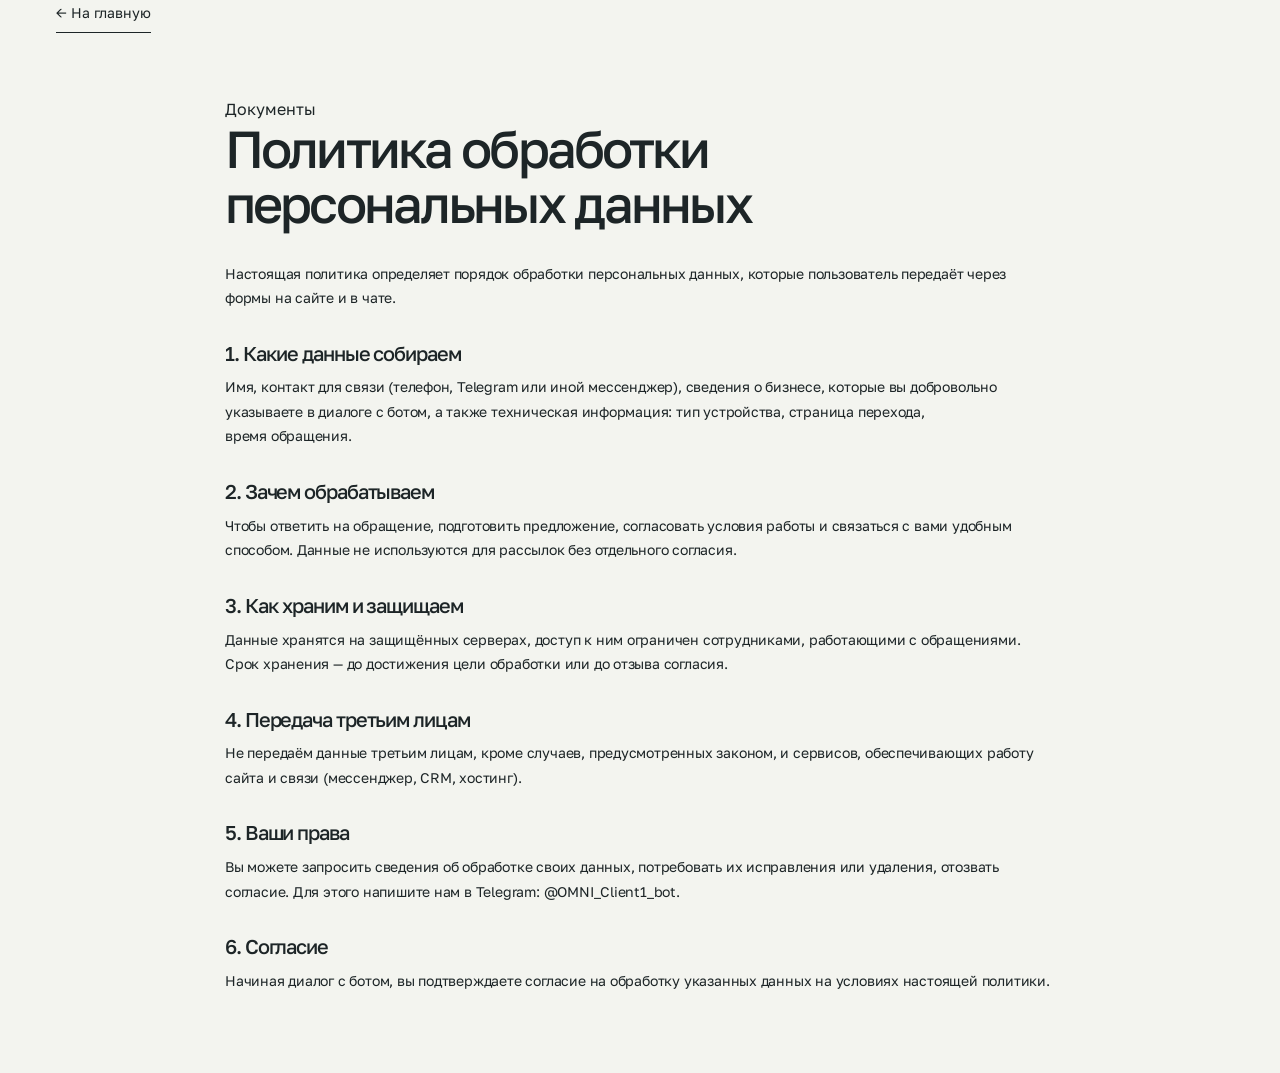
<file: privacy.html>
<!doctype html><html lang="ru"><head><meta charset="UTF-8"><meta name="viewport" content="width=device-width,initial-scale=1"><title>Политика обработки персональных данных — ОМНИ</title><link rel="stylesheet" href="./fonts.css?v=2"><link rel="stylesheet" href="./style.css"><meta name="description" content="Политика обработки персональных данных ООО «ОМНИ»."><link rel="canonical" href="https://krivenxter.github.io/omni-studio/privacy.html"><link rel="icon" href="./assets/favicon.svg" type="image/svg+xml"></head><body><div class="wrap"><a class="text-link" href="./index.html">← На главную</a></div><main class="legal-page wrap">
  <div>
    <div>
      <span>Документы</span>
      <h1>Политика обработки персональных данных</h1>
      <p>Настоящая политика определяет порядок обработки персональных данных, которые пользователь передаёт через формы на сайте и в чате.</p>
      <h3>1. Какие данные собираем</h3>
      <p>Имя, контакт для связи (телефон, Telegram или иной мессенджер), сведения о бизнесе, которые вы добровольно указываете в диалоге с ботом, а также техническая информация: тип устройства, страница перехода, время обращения.</p>
      <h3>2. Зачем обрабатываем</h3>
      <p>Чтобы ответить на обращение, подготовить предложение, согласовать условия работы и связаться с вами удобным способом. Данные не используются для рассылок без отдельного согласия.</p>
      <h3>3. Как храним и защищаем</h3>
      <p>Данные хранятся на защищённых серверах, доступ к ним ограничен сотрудниками, работающими с обращениями. Срок хранения — до достижения цели обработки или до отзыва согласия.</p>
      <h3>4. Передача третьим лицам</h3>
      <p>Не передаём данные третьим лицам, кроме случаев, предусмотренных законом, и сервисов, обеспечивающих работу сайта и связи (мессенджер, CRM, хостинг).</p>
      <h3>5. Ваши права</h3>
      <p>Вы можете запросить сведения об обработке своих данных, потребовать их исправления или удаления, отозвать согласие. Для этого напишите нам в Telegram: @OMNI_Client1_bot.</p>
      <h3>6. Согласие</h3>
      <p>Начиная диалог с ботом, вы подтверждаете согласие на обработку указанных данных на условиях настоящей политики.</p>
    </div>
  </div>
</main></body></html>
</file>
<file: fonts.css>
@font-face {
  font-family: 'Golos Text';
  font-style: normal;
  font-weight: 400;
  font-display: swap;
  src: url(./assets/golos-400.woff2) format('woff2');
}
@font-face {
  font-family: 'Golos Text';
  font-style: normal;
  font-weight: 500;
  font-display: swap;
  src: url(./assets/golos-500.woff2) format('woff2');
}
@font-face {
  font-family: 'Golos Text';
  font-style: normal;
  font-weight: 600;
  font-display: swap;
  src: url(./assets/golos-600.woff2) format('woff2');
}
@font-face {
  font-family: 'Golos Text';
  font-style: normal;
  font-weight: 700;
  font-display: swap;
  src: url(./assets/golos-700.woff2) format('woff2');
}
@font-face {
  font-family: 'Golos Text';
  font-style: normal;
  font-weight: 800;
  font-display: swap;
  src: url(./assets/golos-800.woff2) format('woff2');
}
@font-face {
  font-family: 'Prata';
  font-style: normal;
  font-weight: 400;
  font-display: swap;
  src: url(./assets/prata.woff2) format('woff2');
}
</file>
<file: style.css>
:root{--paper:#f3f4ef;--ink:#1d2527;--muted:#626966;--blue:#264aef;--lime:#ddf594;--line:#d3d7d0;--serif:'Prata',Georgia,serif;--sans:'Golos Text',Arial,sans-serif}*{box-sizing:border-box}html{scroll-behavior:smooth;scroll-padding-top:32px}body{margin:0;background:var(--paper);color:var(--ink);font-family:var(--sans);font-size:var(--text-body);line-height:1.55;-webkit-font-smoothing:antialiased}button,input,textarea{font:inherit}button,a,input,textarea,summary{-webkit-tap-highlight-color:transparent}a{color:inherit;text-decoration:none}button{color:inherit;cursor:pointer}button:disabled{cursor:default}img{max-width:100%;display:block}h1,h2,h3,p{margin:0}h1,h2,h3{font-weight:500;line-height:1.04;letter-spacing:-.055em}h2{font-size:clamp(40px,4.6vw,72px)}h2 em,h1 em{font-family:var(--serif);font-weight:400;font-style:normal;letter-spacing:-.065em}p{letter-spacing:-.015em}button{border:0;background:none}a,button,summary{touch-action:manipulation}button:focus-visible,a:focus-visible,summary:focus-visible{outline:2px solid var(--blue);outline-offset:6px}input:focus-visible,textarea:focus-visible{outline:2px solid var(--blue);outline-offset:4px}.wrap{width:min(1440px,calc(100% - 112px));margin-inline:auto}.section{padding-block:96px}.eyebrow{text-transform:uppercase;font-size:var(--text-meta);font-weight:500;letter-spacing:.08em;line-height:1.4}.small-meta{font-size:var(--text-meta);color:var(--muted)}.section-top{display:flex;justify-content:space-between;gap:24px;margin-bottom:64px}.section-heading{display:flex;justify-content:space-between;align-items:flex-end;gap:64px;margin-bottom:64px}.section-heading>p{max-width:410px;color:var(--muted);font-size:var(--text-body);padding-bottom:8px}.skip{position:fixed;left:20px;top:-80px;z-index:100;background:var(--ink);color:white;padding:12px}.skip:focus{top:12px}.header{height:112px;display:flex;align-items:center;justify-content:space-between;border-bottom:1px solid var(--line);gap:24px}.logo{display:block;flex-shrink:0}.logo img{width:155px;height:auto}.header nav{display:flex;gap:32px;font-size:var(--text-meta)}.header nav a{position:relative;padding-block:8px}.header nav a:after{content:'';position:absolute;bottom:2px;left:0;width:0;height:1px;background:currentColor;transition:width .2s}.header nav a:hover:after{width:100%}.header-cta{display:flex;align-items:center;gap:24px;font-size:var(--text-meta)}.header-cta span{font-size:var(--text-lead)}.menu-toggle{display:none}.hero{padding-top:32px}.hero-top{display:flex;justify-content:space-between;gap:24px}.hero-top .eyebrow{display:flex;align-items:center;gap:8px}.hero-top i{width:6px;height:6px;border-radius:100%;background:var(--blue)}.hero-city{font-size:var(--text-meta);color:var(--muted)}.hero-grid{display:grid;grid-template-columns:1.07fr 1fr;align-items:center;gap:0;padding-block:64px 64px}.hero-copy{position:relative;z-index:1}.hero h1{font-size:clamp(64px,6.6vw,103px);line-height:.99;letter-spacing:-.065em}.hero h1 em{color:var(--blue);line-height:1.18;white-space:nowrap}.hero-copy>p{font-size:var(--text-body);line-height:1.6;margin-top:32px;max-width:450px}.button{display:inline-flex;justify-content:space-between;align-items:center;gap:48px;min-height:57px;padding:16px 24px;font-size:var(--text-meta);line-height:1.3;border-radius:4px;transition:background .2s,color .2s,transform .2s}.button span{font-size:var(--text-lead);line-height:1}.button-dark{background:var(--ink);color:var(--paper)}.button-dark:hover{background:var(--blue);color:white;transform:translateY(-2px)}.hero .button{margin-top:32px}.hero-art{position:relative;margin-left:-15px;align-self:stretch;display:flex;align-items:center}.hero-art>img{width:115%;max-width:none;object-fit:cover;mix-blend-mode:multiply}.art-caption{position:absolute;bottom:-4px;left:9%;right:0;display:flex;justify-content:space-between;font-size:var(--text-meta);line-height:1.45}.caption-index{font-size:var(--text-meta);letter-spacing:.07em;align-self:flex-end}.hero-bottom{padding:24px 0;border-top:1px solid var(--line);display:flex;justify-content:space-between;align-items:center;font-size:var(--text-meta)}.hero-bottom a{display:flex;align-items:center;gap:32px}.hero-bottom a span{font-size:var(--text-lead)}.intro-grid{display:grid;grid-template-columns:1.08fr 1fr;gap:96px}.intro-copy{padding-top:4px;max-width:470px}.large-copy{font-size:clamp(22px,2.3vw,34px);line-height:1.35;letter-spacing:-.035em;margin-bottom:24px}.intro-copy>p:not(.large-copy){color:var(--muted);font-size:var(--text-control);margin-bottom:12px}.text-link{display:inline-flex;gap:24px;align-items:center;justify-content:space-between;font-size:var(--text-meta);padding:0 0 8px;border-bottom:1px solid currentColor;border-radius:0;transition:color .2s}.text-link:hover{color:var(--blue)}.intro-copy .text-link{margin-top:16px}.directions{display:grid;grid-template-columns:1.35fr 1fr;gap:24px;margin-top:64px}.direction{position:relative;min-width:0;overflow:hidden;border-radius:4px;min-height:500px;transition:transform .3s}.direction:hover{transform:translateY(-5px)}.direction-content{background:#e8ebf0;display:flex;flex-direction:column;justify-content:space-between}.direction-content .direction-info{padding:32px 32px 0;z-index:1}.direction h3{font-size:36px;letter-spacing:-.045em;margin-block:16px 12px}.direction p{font-size:var(--text-meta);line-height:1.6}.direction-content img{width:100%;height:270px;object-fit:cover;object-position:50% 55%;mix-blend-mode:multiply}.circle-arrow{position:absolute;right:30px;top:35px;width:45px;height:45px;display:flex;align-items:center;justify-content:center;font-size:var(--text-card);border:1px solid currentColor;border-radius:100%;transition:transform .2s}.direction:hover .circle-arrow{transform:rotate(45deg)}.direction-scale{background:var(--blue);color:white;padding:32px 32px;display:flex;flex-direction:column;justify-content:space-between}.scale-mark{font-size:clamp(80px,10vw,160px);line-height:1;letter-spacing:-.1em;display:flex;align-items:center;justify-content:center;padding-block:24px;color:var(--lime)}.scale-mark span{font-size:.45em;padding-inline:16px;letter-spacing:0;font-weight:400}.direction-scale .circle-arrow{color:white}.strategies{border-top:1px solid var(--line)}.strategy-layout{display:grid;grid-template-columns:1fr 1fr;gap:32px;align-items:start}.strategy-tabs{border-top:1px solid var(--line)}.strategy-tabs button{display:grid;grid-template-columns:30px 1fr 24px;gap:16px;align-items:center;text-align:left;width:100%;min-height:87px;border-bottom:1px solid var(--line);padding:16px 16px;transition:background .2s,color .2s}.strategy-tabs button>span:first-child{font-size:var(--text-meta);font-weight:400;align-self:center}.strategy-tabs strong{font-size:clamp(16px,1.6vw,24px);font-weight:400;letter-spacing:-.04em;line-height:1.3}.strategy-tabs .tab-arrow{font-size:var(--text-lead);opacity:0}.strategy-tabs button[aria-selected=true]{background:var(--ink);color:white;border-radius:4px}.strategy-tabs button[aria-selected=true] .tab-arrow{opacity:1;color:var(--lime)}.strategy-tabs button:hover:not([aria-selected=true]){background:#e7ebf0}.strategy-panel{background:#e8ecf3;padding:24px 32px 24px;border-radius:4px;min-width:0}.panel-top{display:flex;justify-content:space-between;align-items:center;gap:16px;font-size:var(--text-meta)}.panel-top .eyebrow{font-size:var(--text-meta)}.strategy-graphic{display:flex;align-items:center;justify-content:space-between;gap:32px;min-height:120px;color:var(--blue);border-bottom:1px solid #cbd1db;margin-bottom:24px}.strategy-graphic>span{font-size:90px;line-height:1;letter-spacing:-.12em;min-width:90px;text-align:center}.strategy-graphic small{font-size:var(--text-meta);letter-spacing:.06em;text-align:right;max-width:135px}.strategy-panel h3{font-size:var(--text-card);line-height:1.1;letter-spacing:-.04em;margin-bottom:16px}.strategy-panel>p{font-size:var(--text-control);color:#4b5563;line-height:1.65;min-height:70px}.strategy-facts{display:grid;grid-template-columns:1fr 1fr;gap:24px;margin-block:24px 16px;padding-top:16px;border-top:1px solid #cbd1db}.strategy-facts span{font-size:var(--text-meta);text-transform:uppercase;letter-spacing:.05em;color:#566171}.strategy-facts p{font-size:var(--text-meta);line-height:1.55;margin-top:4px}.strategy-details{border-top:1px solid #cbd1db;margin-bottom:24px;padding-top:12px}.strategy-details summary{font-size:var(--text-meta);display:flex;justify-content:space-between;gap:16px;cursor:pointer;list-style:none}.strategy-details p{font-size:var(--text-meta);line-height:1.6;color:#4b5563;margin-top:8px}.strategy-panel>.text-link{width:100%;font-size:var(--text-meta)}.selection-helper{display:flex;justify-content:space-between;align-items:center;gap:16px;margin-top:32px;font-size:var(--text-control)}.process{background:var(--ink);color:var(--paper);margin-top:12px}.process .small-meta{color:#adb4ad}.process .section-heading em{color:var(--lime)}.process .section-heading>p{color:#b4bcb7}.process-list{padding:0;margin:64px 0 64px;list-style:none;display:grid;grid-template-columns:repeat(5,1fr);gap:24px}.process-list li{padding-top:24px;border-top:1px solid #555e59}.process-list li>span{font-size:var(--text-meta);color:var(--lime)}.process-list h3{font-size:var(--text-lead);letter-spacing:-.025em;margin-top:48px;margin-bottom:16px}.process-list p{font-size:var(--text-meta);line-height:1.6;color:#b4bcb7}.process-footer{display:flex;justify-content:space-between;gap:32px;align-items:flex-end;border-top:1px solid #555e59;padding-top:32px}.process-footer>span{font-size:var(--text-card);letter-spacing:-.04em;line-height:1.25}.process-footer p{font-size:var(--text-meta);color:#b4bcb7}.franchise-grid{display:grid;grid-template-columns:1.08fr 1fr;gap:64px}.franchise-copy>p{max-width:410px;font-size:var(--text-body);color:var(--muted);line-height:1.7;margin-top:32px;margin-bottom:32px}.franchise-copy h2 em{color:var(--blue)}.franchise-package{padding:32px 32px;background:var(--lime);border-radius:4px}.package-heading{display:flex;align-items:center;justify-content:space-between;margin-bottom:32px;gap:16px}.package-heading>span:last-child{font-size:var(--text-card)}.franchise-package details{border-top:1px solid #a6bd67}.franchise-package summary{cursor:pointer;display:grid;grid-template-columns:22px 1fr 20px;gap:12px;align-items:center;list-style:none;padding:24px 0;font-size:var(--text-body);letter-spacing:-.04em}.franchise-package summary>span{font-size:var(--text-meta);letter-spacing:0}.franchise-package summary b{font-size:var(--text-lead);font-weight:400;text-align:right;transition:transform .2s}.franchise-package details[open] summary b{transform:rotate(45deg)}.franchise-package details p{font-size:var(--text-meta);line-height:1.6;margin-left:32px;padding-bottom:24px;max-width:340px}.package-note{border-top:1px solid #a6bd67;padding-top:24px;font-size:var(--text-meta)}.readiness{margin-top:48px;border-block:1px solid var(--line)}.readiness summary{display:flex;justify-content:space-between;align-items:center;gap:16px;padding:24px 0;cursor:pointer;list-style:none;font-size:var(--text-body)}.readiness summary span{font-size:var(--text-card);font-weight:400}.readiness>div{display:grid;grid-template-columns:1fr 1fr;gap:64px;padding:0 0 24px;font-size:var(--text-control);color:var(--muted)}summary::-webkit-details-marker{display:none}.principles{display:grid;grid-template-columns:1.08fr 1fr;gap:64px;padding-block:32px 96px}.principles h2{font-size:49px;margin-top:24px}.principle-list article{display:grid;grid-template-columns:25px 1fr;gap:8px 16px;border-top:1px solid var(--line);padding:24px 0}.principle-list article>span{font-size:var(--text-meta);padding-top:4px}.principle-list h3{font-size:var(--text-lead);line-height:1.2;letter-spacing:-.03em}.principle-list p{grid-column:2;font-size:var(--text-meta);color:var(--muted);max-width:410px}.contact{background:var(--blue);color:white}.contact .small-meta{color:#d4dcff}.contact-grid{display:grid;grid-template-columns:1.08fr 1fr;gap:64px}.contact h2{font-size:clamp(42px,4.5vw,69px)}.contact h2 em{color:var(--lime)}.contact-grid>div>p{margin-top:24px;font-size:var(--text-control);color:#d6ddff}.contact-email{font-size:clamp(23px,2.5vw,36px);line-height:1.3;display:flex;justify-content:space-between;max-width:360px;margin-top:48px;letter-spacing:-.04em}.contact-telegram{font-size:var(--text-meta);display:inline-block;border-bottom:1px solid #a3b2ff;padding-bottom:4px;margin-top:16px}fieldset{padding:0;border:0;margin:0 0 32px}legend{font-size:var(--text-meta);margin-bottom:12px;color:#d6ddff}.interest-options{display:flex;flex-wrap:wrap;gap:8px}.interest-options label{cursor:pointer}.interest-options input{position:absolute;opacity:0;width:1px;height:1px}.interest-options span{font-size:var(--text-meta);display:block;padding:8px 12px;border:1px solid #8097ff;border-radius:20px;transition:background .2s}.interest-options input:checked+span{background:var(--lime);color:var(--ink);border-color:var(--lime)}.interest-options input:focus-visible+span{outline:2px solid white;outline-offset:3px}.form-row{display:grid;grid-template-columns:1fr 1fr;gap:24px}form>label,.form-row>label{display:block;font-size:var(--text-meta);color:#d6ddff}form input:not([type=radio]),form textarea{display:block;border:0;border-bottom:1px solid #8097ff;width:100%;background:transparent;color:white;border-radius:0;padding:12px 0 12px;font-size:var(--text-control);resize:vertical;min-width:0}form input::placeholder,form textarea::placeholder{color:#d0d9ff;opacity:1}form>label{margin-top:24px}form textarea{min-height:88px}form input:focus-visible,form textarea:focus-visible{outline-color:var(--lime)}.form-note{font-size:var(--text-meta);color:#d6ddff;margin-block:24px;line-height:1.7;max-width:470px}.contact .button-dark{background:var(--lime);color:var(--ink);width:100%}.contact .button-dark:hover{background:white}.footer{padding-block:48px 24px}.footer-top{display:grid;grid-template-columns:1fr 1fr auto;gap:32px;align-items:start;padding-bottom:48px}.footer-top p{font-size:var(--text-control);line-height:1.4}.back-top{font-size:var(--text-meta)}.footer-bottom{border-top:1px solid var(--line);padding-top:24px;display:flex;gap:32px;align-items:center;font-size:var(--text-meta);color:var(--muted)}.footer-bottom button{font-size:var(--text-meta);padding:0}.footer-sign{margin-left:auto}.chat-launcher{position:fixed;bottom:22px;right:25px;z-index:10;background:var(--ink);color:white;border-radius:999px;display:flex;align-items:center;gap:12px;padding:8px 16px 8px 8px;box-shadow:0 4px 24px #1d25271c;text-align:left;transition:transform .2s}.chat-launcher:hover{transform:translateY(-3px)}.chat-icon{width:35px;height:35px;border-radius:50%;display:flex;align-items:center;justify-content:center;background:var(--lime);color:var(--ink);font-size:var(--text-lead)}.chat-launcher>span:last-child{font-size:var(--text-meta);line-height:1.4}.chat-launcher small{display:block;font-size:var(--text-meta);color:#bac1b9}dialog{border:0;color:var(--ink);padding:0;background:var(--paper);border-radius:8px;max-height:calc(100dvh - 40px);box-shadow:0 30px 100px #0003}dialog::backdrop{background:#11192288;backdrop-filter:blur(3px)}dialog[open]{animation:enter .2s ease-out}.close-button{font-size:var(--text-card);line-height:1;min-width:40px;min-height:40px;display:flex;align-items:center;justify-content:center}.chat-dialog{width:430px;margin:auto 24px 24px auto}.chat-heading{display:flex;align-items:center;gap:12px;padding:16px;background:var(--ink);color:white}.chat-heading h2{font-size:var(--text-control);letter-spacing:-.02em}.chat-heading>div:nth-child(2)>span{font-size:var(--text-meta);color:#c6cec7}.chat-heading .close-button{margin-left:auto}.chat-avatar{width:37px;height:37px;background:var(--lime);color:var(--ink);display:flex;align-items:center;justify-content:center;border-radius:50%;font-family:var(--serif);font-size:var(--text-card)}.chat-log{padding:24px;display:flex;flex-direction:column;gap:12px;max-height:320px;overflow:auto;min-height:100px}.message{font-size:var(--text-meta);padding:12px 16px;border-radius:4px 12px 12px 12px;max-width:94%;line-height:1.6;white-space:pre-line}.message.assistant{background:white;align-self:flex-start}.message.user{background:var(--blue);color:white;align-self:flex-end;border-radius:12px 4px 12px 12px}.message a{text-decoration:underline;text-underline-offset:3px}.chat-choices{display:flex;flex-wrap:wrap;gap:8px;padding:0 24px 16px}.chat-choices button{font-size:var(--text-meta);padding:8px 12px;border:1px solid var(--line);border-radius:20px;background:transparent}.chat-choices button:hover{background:var(--lime)}.chat-disclaimer{border-top:1px solid var(--line);font-size:var(--text-meta);color:var(--muted);padding:12px 24px;line-height:1.5}.brief-dialog,.legal-dialog{width:min(650px,calc(100% - 32px));padding:48px}.brief-dialog>.close-button,.legal-dialog>.close-button{position:absolute;right:16px;top:16px}.brief-dialog h2,.legal-dialog h2{font-size:42px;margin-block:16px}.brief-dialog>p{font-size:var(--text-control);color:var(--muted)}#brief-output{width:100%;display:block;margin-top:24px;padding:16px;border:1px solid var(--line);border-radius:4px;font-size:var(--text-meta);background:white;line-height:1.6;resize:vertical;color:var(--ink)}.brief-actions{display:flex;align-items:center;justify-content:space-between;gap:16px;margin-top:16px}.brief-actions .text-link{font-size:var(--text-meta)}.copy-status{margin-top:12px!important;min-height:22px}.legal-dialog dl{font-size:var(--text-meta);margin-bottom:32px}.legal-dialog dl>div{display:grid;grid-template-columns:110px 1fr;gap:16px;padding:12px 0;border-bottom:1px solid var(--line)}dt{color:var(--muted)}dd{margin:0}.legal-page{max-width:830px;padding-block:64px}.legal-page h1{font-size:52px;margin-bottom:32px}.legal-page h2{font-size:var(--text-lead);margin-block:32px 12px;letter-spacing:-.03em}.legal-page p,.legal-page li{font-size:var(--text-control);line-height:1.75;margin-bottom:12px}.legal-page .draft{padding:16px;background:var(--lime);margin-bottom:32px}.legal-page .back{display:inline-block;margin-bottom:48px;border-bottom:1px solid}@keyframes enter{from{opacity:0;transform:translateY(10px)}to{opacity:1;transform:translateY(0)}}
@media(min-width:1600px){.hero-grid{padding-block:64px}.hero-art>img{width:110%}}
@media(max-width:1150px){.wrap{width:calc(100% - 72px)}.hero h1{font-size:7vw}.hero-grid{padding-top:64px;gap:0}.hero-art>img{width:109%}.intro-grid,.franchise-grid,.principles,.contact-grid{gap:48px}.direction h3{font-size:var(--text-card)}.direction-content .direction-info,.direction-scale{padding-left:24px;padding-right:24px}.strategy-layout{gap:24px}.strategy-panel{padding:24px}.strategy-tabs button{gap:12px;min-height:83px}.process-list{gap:16px}.process-list h3{font-size:var(--text-body)}.section{padding-block:96px}.section-top{margin-bottom:48px}.footer-bottom{gap:24px}.hero-city{font-size:var(--text-meta)}}
@media(max-width:850px){.wrap{width:calc(100% - 48px)}.header{height:90px}.header nav{gap:16px;font-size:var(--text-meta)}.header-cta{gap:12px;font-size:var(--text-meta)}.logo img{width:130px}.hero-copy>p{font-size:var(--text-control)}.hero-grid{padding-block:48px 64px}.hero h1{font-size:7.5vw}.hero-art{margin-left:-25px}.hero-art>img{width:117%}.art-caption{font-size:var(--text-meta);bottom:-15px}.hero-city{max-width:160px;text-align:right}.hero-bottom{font-size:var(--text-meta)}.section-heading{gap:32px}.section-heading>p{font-size:var(--text-control);max-width:290px}.intro-grid{gap:32px}.intro-copy>p:not(.large-copy){font-size:var(--text-meta)}.large-copy{font-size:var(--text-lead)}.directions{gap:16px}.direction{min-height:440px}.direction-content .direction-info,.direction-scale{padding:24px 24px}.direction-content .direction-info{padding-bottom:0}.direction h3{font-size:var(--text-card)}.direction p{font-size:var(--text-meta)}.circle-arrow{right:20px;top:23px;width:35px;height:35px;font-size:var(--text-lead)}.scale-mark{font-size:90px}.strategy-tabs strong{font-size:var(--text-body)}.strategy-tabs button{padding-inline:12px;grid-template-columns:19px 1fr 20px;gap:8px;min-height:85px}.strategy-panel{padding:16px}.strategy-panel h3{font-size:var(--text-card)}.strategy-panel>p{font-size:var(--text-meta)}.strategy-facts{gap:16px}.strategy-facts p{font-size:var(--text-meta)}.strategy-graphic{min-height:100px}.strategy-graphic>span{font-size:72px}.process-list{grid-template-columns:repeat(3,1fr);gap:32px}.process-list h3{margin-top:24px;font-size:var(--text-lead)}.process-footer>span{font-size:var(--text-lead)}.franchise-grid,.contact-grid{gap:32px}.franchise-copy>p{font-size:var(--text-control)}.franchise-copy .button{gap:16px;font-size:var(--text-meta);padding-inline:16px}.franchise-package{padding:24px 24px}.franchise-package summary{font-size:var(--text-body);gap:8px}.principles{gap:32px}.principles h2{font-size:43px}.principle-list h3{font-size:var(--text-body)}.contact h2{font-size:43px}.form-row{gap:16px}.interest-options{gap:4px}.interest-options span{font-size:var(--text-meta);padding:8px 12px}.contact-email{font-size:var(--text-card)}.footer-sign{display:none}.footer-bottom{justify-content:space-between;gap:16px}.chat-launcher{right:16px;bottom:16px}}
@media(max-width:640px){html{scroll-padding-top:16px}.wrap{width:calc(100% - 40px)}.header{height:83px;gap:16px;position:relative}.logo img{width:124px}.header-cta{margin-left:auto;font-size:var(--text-meta);gap:8px}.header-cta span{font-size:var(--text-lead)}.menu-toggle{display:flex;flex-direction:column;gap:4px;justify-content:center;align-items:center;width:35px;height:40px;padding:4px}.menu-toggle span{display:block;width:22px;height:1px;background:var(--ink);transition:transform .2s}.menu-toggle[aria-expanded=true] span:first-child{transform:translateY(3px) rotate(45deg)}.menu-toggle[aria-expanded=true] span:last-child{transform:translateY(-3px) rotate(-45deg)}.header nav{display:none;position:absolute;top:82px;left:-20px;right:-20px;background:var(--paper);padding:24px 24px 32px;z-index:20;border-bottom:1px solid var(--line);flex-direction:column;font-size:var(--text-lead);gap:16px}.header nav.is-open{display:flex}.hero{padding-top:24px}.hero-top .eyebrow{font-size:var(--text-meta);gap:8px}.hero-city{font-size:var(--text-meta);max-width:120px;line-height:1.5}.hero-grid{grid-template-columns:1fr;padding-block:32px 16px}.hero h1{font-size:clamp(49px,12.6vw,79px);line-height:1.01;letter-spacing:-.065em}.hero-copy>p{font-size:var(--text-control);margin-top:24px;max-width:360px}.hero .button{margin-top:24px;min-height:54px}.hero-art{margin:16px -20px 0;display:block}.hero-art>img{width:100%;max-width:100%;height:auto;aspect-ratio:1.5;object-fit:cover}.art-caption{bottom:1px;left:20px;right:20px;font-size:var(--text-meta)}.caption-index{font-size:var(--text-meta)}.hero-bottom{font-size:var(--text-meta);padding-block:16px;gap:16px}.hero-bottom a{gap:16px}.hero-bottom a span{font-size:var(--text-body)}.section{padding-block:64px}.section-top{margin-bottom:32px}.small-meta{display:none}.eyebrow{font-size:var(--text-meta)}h2{font-size:clamp(38px,10vw,59px);line-height:1.07}.intro-grid{grid-template-columns:1fr;gap:32px}.intro-copy{max-width:none}.large-copy{font-size:var(--text-lead);margin-bottom:16px}.intro-copy>p:not(.large-copy){font-size:var(--text-control)}.intro-copy .text-link{margin-top:12px}.directions{margin-top:48px;grid-template-columns:1fr;gap:16px}.direction{min-height:0}.direction-content .direction-info{padding:24px 24px 0}.direction h3{font-size:var(--text-card);margin-top:16px}.direction p{font-size:var(--text-meta)}.direction-content img{height:245px;margin-top:0}.circle-arrow{right:25px;top:25px;width:40px;height:40px}.direction-scale{padding:24px 24px 32px;min-height:420px}.scale-mark{font-size:122px;padding:16px 0}.section-heading{display:block;margin-bottom:32px}.section-heading>p{font-size:var(--text-control);max-width:none;margin-top:24px;padding:0}.strategy-layout{grid-template-columns:1fr;gap:24px}.strategy-tabs{display:grid;grid-template-columns:1fr 1fr;gap:0;border-top:1px solid var(--line)}.strategy-tabs button{grid-template-columns:17px 1fr;min-height:80px;padding:16px 12px;gap:8px;align-items:start}.strategy-tabs button>span:first-child{font-size:var(--text-meta);align-self:start;padding-top:4px}.strategy-tabs strong{font-size:var(--text-control);letter-spacing:-.035em}.strategy-tabs .tab-arrow{display:none}.strategy-panel{padding:24px}.strategy-graphic{min-height:100px}.strategy-panel h3{font-size:var(--text-card)}.strategy-panel>p{font-size:var(--text-control);min-height:0}.strategy-facts p{font-size:var(--text-meta)}.strategy-facts span{font-size:var(--text-meta)}.strategy-details summary{font-size:var(--text-meta)}.strategy-details p{font-size:var(--text-meta)}.strategy-panel>.text-link{font-size:var(--text-meta)}.selection-helper{font-size:var(--text-meta);align-items:flex-start;margin-top:24px;gap:16px}.selection-helper .text-link{font-size:var(--text-meta);gap:8px;flex-shrink:0}.process{margin-top:0}.process-list{grid-template-columns:1fr;gap:0;margin-block:32px 32px}.process-list li{display:grid;grid-template-columns:24px 1fr;gap:8px 16px;padding:24px 0}.process-list h3{font-size:var(--text-lead);margin:0}.process-list li>span{padding-top:4px}.process-list p{grid-column:2;font-size:var(--text-meta);max-width:340px}.process-footer{display:block;padding-top:24px}.process-footer>span{font-size:var(--text-card);display:block}.process-footer p{margin-top:16px;font-size:var(--text-meta)}.franchise-grid{grid-template-columns:1fr;gap:32px}.franchise-copy>p{font-size:var(--text-control);margin-top:24px;margin-bottom:24px}.franchise-copy .button{font-size:var(--text-meta);gap:32px}.franchise-package{padding:24px 24px}.franchise-package summary{font-size:var(--text-body);padding-block:24px}.franchise-package details p{font-size:var(--text-meta)}.package-heading{margin-bottom:24px}.readiness{margin-top:24px}.readiness summary{font-size:var(--text-control);padding-block:24px}.readiness>div{grid-template-columns:1fr;gap:12px;font-size:var(--text-meta)}.principles{grid-template-columns:1fr;gap:32px;padding-block:0 64px}.principles h2{font-size:43px;margin-top:24px}.principle-list h3{font-size:var(--text-lead)}.principle-list p{font-size:var(--text-meta)}.contact-grid{grid-template-columns:1fr;gap:48px}.contact h2{font-size:clamp(39px,10vw,57px)}.contact-grid>div>p{font-size:var(--text-control);margin-top:24px}.contact-email{font-size:var(--text-card);max-width:320px;margin-top:32px}.contact-telegram{font-size:var(--text-meta)}.form-row{grid-template-columns:1fr;gap:24px}.interest-options span{font-size:var(--text-meta);padding:8px 12px}fieldset{margin-bottom:24px}form input:not([type=radio]),form textarea{font-size:var(--text-body);padding-top:12px}.form-note{font-size:var(--text-meta);margin-block:24px}.footer{padding-top:32px;padding-bottom:96px}.footer-top{grid-template-columns:1fr auto;gap:24px;padding-bottom:32px}.footer-top p{grid-column:1;grid-row:2;font-size:var(--text-meta)}.back-top{grid-column:2;grid-row:1;font-size:var(--text-meta)}.footer-bottom{flex-wrap:wrap;gap:16px 24px;font-size:var(--text-meta);justify-content:flex-start}.footer-bottom button{font-size:var(--text-meta)}.chat-launcher{padding:8px 16px 8px 8px;gap:8px;bottom:14px;right:14px}.chat-icon{width:33px;height:33px}.chat-dialog{width:calc(100% - 24px);margin:auto 12px 12px;max-height:calc(100dvh - 24px)}.chat-heading{padding:16px}.chat-log{max-height:45dvh;padding:16px}.chat-choices{padding:0 16px 16px}.chat-choices button{font-size:var(--text-meta)}.chat-disclaimer{padding:12px 16px;font-size:var(--text-meta)}.brief-dialog,.legal-dialog{padding:32px 24px 24px}.brief-dialog h2,.legal-dialog h2{font-size:36px}.brief-dialog>p{font-size:var(--text-meta)}.brief-actions{flex-direction:column;align-items:stretch;gap:16px}.brief-actions .button{width:100%;justify-content:center}.brief-actions .text-link{align-self:flex-start}.legal-dialog dl>div{grid-template-columns:80px 1fr;gap:16px;font-size:var(--text-meta)}.legal-page{padding-block:48px}.legal-page h1{font-size:37px}.legal-page h2{font-size:var(--text-lead)}}
@media(prefers-reduced-motion:reduce){html{scroll-behavior:auto}*,*:before,*:after{animation:none!important;transition:none!important}}
.hero-art>img{height:auto}.hero-art{min-width:0}.hero-grid{grid-template-columns:minmax(0,1.07fr) minmax(0,1fr)}
@media(max-width:640px){.hero-grid{grid-template-columns:minmax(0,1fr)}}
.hero-art>img{width:100%;mix-blend-mode:multiply;mask-image:linear-gradient(to right,transparent,#000 7%,#000 93%,transparent),linear-gradient(to bottom,transparent,#000 7%,#000 89%,transparent);mask-composite:intersect}.hero-art{margin-left:0}
@media(max-width:640px){.chat-launcher{padding:8px;border-radius:50%}.chat-launcher>span:last-child{display:none}.chat-icon{width:38px;height:38px}.chat-launcher{box-shadow:0 3px 16px #1d252726}}
/* Editorial motion and original diagrams. */
.hero-grid{padding-block:48px 64px;min-height:650px}.hero-art{height:570px;isolation:isolate;position:relative;overflow:visible}.hero-art canvas{position:absolute;inset:0;width:100%;height:100%;display:block;z-index:1}.planet-static{position:absolute;width:100%;height:100%;inset:0}.planet-ready .planet-static{visibility:hidden}.planet-fallback .planet-static{visibility:visible}.planet-fallback canvas{display:none}.planet-pause{position:absolute;bottom:30px;right:8px;z-index:2;border:1px solid #b5bdc3;border-radius:50%;width:36px;height:36px;font-size:var(--text-meta);background:var(--paper);line-height:1}.planet-fallback .planet-pause{display:none}.hero-top{padding-top:4px}.hero h1{font-size:clamp(64px,6.6vw,103px)}.approach{border-top:1px solid var(--line)}.intro-grid{align-items:center;gap:64px}.intro-copy .large-copy{font-size:clamp(20px,2vw,28px);margin:0;line-height:1.5}.directions{margin-top:48px}.section-heading{margin-bottom:48px}.strategy-graphic{min-height:0;display:block;border:0;margin:0 -10px 16px;padding:0;color:var(--blue)}.strategy-graphic svg{display:block;width:100%;height:auto}.strategy-panel{position:sticky;top:35px}.strategy-graphic text{font-size:var(--text-meta)}.diagram-flow{stroke-dasharray:5 8;animation:diagramFlow 14s linear infinite}.diagram-traveller{animation:travellerPulse 3.2s ease-in-out infinite}.franchise-diagram{display:block;width:100%;height:auto;margin-bottom:24px}.package-note{display:none}.franchise-grid{align-items:start}.franchise-copy{position:sticky;top:70px}.franchise-package{padding-top:16px}.process-story{display:grid;grid-template-columns:1.08fr 1fr;gap:64px;align-items:start}.process-story .section-heading{position:sticky;top:100px;display:block}.process-story .section-heading h2{font-size:clamp(40px,4.1vw,62px)}.process-story .section-heading>p{margin-top:24px;font-size:var(--text-body)}.process-list{display:flex;flex-direction:column;gap:0;margin:0 0 48px}.process-list li{position:relative;display:grid;grid-template-columns:42px 1fr;gap:16px 16px;padding:32px 0 32px;border-color:#424b46;opacity:.5;transition:opacity .6s}.process-list li.is-active{opacity:1}.process-list li:after{content:'';height:2px;background:var(--lime);position:absolute;left:0;top:-1px;width:0;transition:width .8s}.process-list li.is-active:after{width:100%}.process-list li>span{font-size:var(--text-meta);align-self:start;padding-top:4px}.process-list h3{font-size:var(--text-card);margin:0;line-height:1.15}.process-list p{grid-column:2;max-width:370px;font-size:var(--text-control);line-height:1.7}.process-footer{margin-top:16px}.footer-top{grid-template-columns:1fr auto;padding-bottom:32px}.back-top{grid-column:2}.footer-bottom{justify-content:space-between}.reveal{opacity:1;transform:none}.motion-enabled .reveal{opacity:0;transform:translateY(18px);transition:opacity .6s cubic-bezier(.2,.7,.3,1) var(--reveal-delay,0ms),transform .6s cubic-bezier(.2,.7,.3,1) var(--reveal-delay,0ms)}.motion-enabled .reveal.is-visible{opacity:1;transform:none}.direction-content img{will-change:transform}.direction-content{isolation:isolate}.direction-content .direction-info{background:#e8ebf0;z-index:1}.direction-content img{position:relative;z-index:0}.contact-grid .reveal{transition-delay:.1s}@keyframes diagramFlow{to{stroke-dashoffset:-156}}@keyframes travellerPulse{0%,100%{opacity:.4}50%{opacity:1}}
@media(max-width:1150px){.hero-art{height:490px}.hero-grid{min-height:590px}.process-story{gap:48px}.process-list h3{font-size:var(--text-card)}.process-list p{font-size:var(--text-control)}}
@media(max-width:850px){.hero-art{height:420px}.hero-grid{min-height:530px}.process-story{gap:32px}.process-list li{grid-template-columns:28px 1fr;gap:12px}.process-list h3{font-size:var(--text-lead)}.process-list p{font-size:var(--text-meta)}.strategy-panel{top:24px}.franchise-copy{top:40px}}
@media(max-width:640px){.hero-grid{padding-block:32px 16px;min-height:0}.hero h1{font-size:clamp(49px,12.6vw,79px)}.hero-art{height:370px;margin:0 -20px -30px}.planet-pause{bottom:35px;right:25px;width:32px;height:32px}.intro-grid{gap:24px}.intro-copy .large-copy{font-size:var(--text-lead);line-height:1.55}.directions{margin-top:32px}.strategy-panel{position:static}.strategy-graphic{margin-bottom:16px}.franchise-copy{position:static}.process-story{grid-template-columns:1fr;gap:8px}.process-story .section-heading{position:static;margin-bottom:24px}.process-story .section-heading h2{font-size:clamp(38px,10vw,59px)}.process-story .section-heading>p{font-size:var(--text-control);margin-top:16px}.process-list{margin-bottom:16px}.process-list li{padding:24px 0 32px;grid-template-columns:27px 1fr}.process-list h3{font-size:var(--text-card)}.process-list p{font-size:var(--text-control)}.process-list li>span{font-size:var(--text-meta)}.process-footer>span{font-size:var(--text-lead)}.franchise-diagram{margin-bottom:16px}.franchise-package{padding-top:16px}.footer-top{display:flex;justify-content:space-between;align-items:center;padding-bottom:24px}.footer-bottom{justify-content:space-between}.direction-content img{height:250px}.franchise{padding-bottom:64px}}
@media(prefers-reduced-motion:reduce){.motion-enabled .reveal{opacity:1;transform:none;transition:none}.process-list li{opacity:1}.direction-content img{transform:none!important}.diagram-flow,.diagram-traveller{animation:none}}
@media(max-width:640px){.planet-pause{left:25px;right:auto;bottom:30px}}
@media(max-width:640px){.intro-grid h2{font-size:clamp(32px,9.8vw,59px)}.intro-grid{grid-template-columns:minmax(0,1fr)}}
/* Version 2: viewport composition and connected visual language. */
.icon{display:inline-block;width:24px;height:24px;flex-shrink:0;vertical-align:middle;fill:none;stroke:currentColor;stroke-width:1.6;stroke-linecap:round;stroke-linejoin:round}.button .icon,.text-link .icon{width:21px;height:21px}.circle-arrow .icon{width:22px}.header-cta .icon{width:21px}.planet-pause .icon{width:16px;height:16px}.close-button .icon{width:22px}.franchise-package summary .icon,.strategy-details summary .icon{width:18px;height:18px}.readiness summary .icon{width:22px;height:22px}.contact input:not([type=radio]):focus,.contact textarea:focus{outline:none;border-bottom-color:var(--lime);box-shadow:0 2px 0 var(--lime)}.contact input:not([type=radio]):hover,.contact textarea:hover{border-bottom-color:white}.contact input:not([type=radio]):focus:hover,.contact textarea:focus:hover{border-bottom-color:var(--lime)}
.header{height:90px}.hero{padding-top:24px}.hero-grid{min-height:0;min-height:calc(100svh - 156px);padding-block:16px 32px;grid-template-columns:1.03fr 1fr}.hero-art{height:clamp(360px,65svh,660px);align-self:center;transform:translateY(-24px)}.hero h1{font-size:clamp(62px,min(6.6vw,11svh),103px)}.hero-copy>p{margin-top:24px}.hero .button{margin-top:24px}.planet-pause{bottom:0}.strategies{padding-block:64px}.strategies .section-heading{margin-bottom:32px}.strategies h2{font-size:clamp(40px,4.2vw,64px)}.strategy-layout{gap:32px;align-items:stretch}.strategy-tabs{display:flex;flex-direction:column}.strategy-tabs button{flex:1;min-height:76px}.strategy-panel{position:relative;top:0;padding:24px 24px;display:flex;flex-direction:column}.strategy-panel h3{font-size:var(--text-card);margin-bottom:12px}.strategy-panel>p{font-size:var(--text-meta);min-height:0}.strategy-facts{margin-block:16px 12px;padding-top:12px}.strategy-details{margin-bottom:16px;padding-top:8px}.strategy-panel>.text-link{margin-top:auto}.selection-helper{margin-top:24px}.strategy-graphic{height:174px;margin:-8px -12px 16px;position:relative;isolation:isolate;overflow:hidden;border-radius:12px;background:radial-gradient(ellipse at 50% 55%,#bac9ff88,transparent 64%)}.signal-lines{position:absolute;inset:0;width:100%;height:100%;overflow:visible}.signal-lines path{fill:none;stroke:#6383f6;stroke-width:1.5;stroke-dasharray:5 7;animation:diagramFlow 14s linear infinite}.signal-orbit{position:absolute;left:50%;top:50%;border:1px solid #a8b9eb66;border-radius:50%;transform:translate(-50%,-50%) rotate(-18deg)}.orbit-one{width:80%;height:66%}.orbit-two{width:56%;height:100%;transform:translate(-50%,-50%) rotate(25deg)}.signal-hub{position:absolute;left:50%;top:50%;transform:translate(-50%,-50%) rotate(-8deg);width:76px;height:76px;border-radius:20px;background:linear-gradient(140deg,#9db6ff 0%,#315bff 45%,#1431b7);box-shadow:inset 0 2px 2px #fff9,inset 0 -4px 8px #10289180,0 16px 28px #264aef28;display:grid;place-items:center;color:white;transition:transform .65s}.signal-hub .icon{width:34px;height:34px}.signal-card{position:absolute;background:linear-gradient(145deg,#fff,#f2f5ff);border:1px solid #fff;border-radius:12px;box-shadow:0 9px 22px #30447716;display:flex;align-items:center;gap:8px;padding:12px;color:var(--ink);font-size:var(--text-meta);max-width:40%;line-height:1.4}.signal-source{left:3%;top:21%;transform:rotate(-5deg)}.signal-target{right:2%;bottom:16%;transform:rotate(5deg)}.visual-icon{width:34px;height:34px;display:grid;place-items:center;border-radius:8px;background:#e7ecff;color:var(--blue);flex-shrink:0}.visual-icon .icon{width:21px;height:21px}.signal-dot{position:absolute;width:12px;height:12px;background:var(--lime);border:2px solid white;border-radius:50%;box-shadow:0 2px 10px #264aef26}.dot-one{right:20%;top:19%}.dot-two{left:19%;bottom:18%}.strategy-graphic[data-mode="1"] .signal-hub{transform:translate(-50%,-50%) rotate(12deg)}.strategy-graphic[data-mode="2"] .signal-hub{border-radius:50%}.strategy-graphic[data-mode="3"] .signal-hub{transform:translate(-50%,-50%) rotate(0)}.strategy-graphic[data-mode="4"] .signal-hub{transform:translate(-50%,-50%) rotate(-16deg)}.strategy-graphic[data-mode="5"] .signal-hub{border-radius:20px;transform:translate(-50%,-50%) rotate(8deg)}
.process-story .section-heading{top:40px}.process-story .section-heading>p{margin-top:24px}.process-list li{min-height:270px;align-content:center}.process-visual{position:relative;height:290px;margin-top:32px;overflow:hidden;border-radius:20px;background:radial-gradient(ellipse at 55% 50%,#4356a84d,transparent 65%)}.process-orbit{position:absolute;width:88%;height:66%;border:1px solid #667a9b66;border-radius:50%;top:17%;left:6%;transform:rotate(-20deg);transition:transform .8s}.process-visual-core{position:absolute;left:13%;top:35%;width:78px;height:78px;border-radius:20px;background:linear-gradient(140deg,#b8caff,#4068ff 50%,#2343c7);display:grid;place-items:center;box-shadow:inset 0 2px 2px #fff8,0 10px 36px #10206b80;transform:rotate(-10deg);transition:transform .8s}.process-visual-core .icon{width:34px;height:34px}.process-cards{position:absolute;right:12%;top:12%;width:47%;height:67%}.process-paper{position:absolute;inset:0;border-radius:12px;border:1px solid #c0d0ea33}.paper-back{background:#5c72a2;transform:rotate(10deg) translate(12px,-3px);opacity:.5;transition:transform .8s}.paper-front{background:linear-gradient(145deg,#fafbf2,#dfe5d5);color:var(--ink);padding:24px;transform:rotate(-3deg);box-shadow:0 14px 30px #0c172a40;display:flex;flex-direction:column;align-items:flex-start;justify-content:space-between}.process-number{font-size:var(--text-meta);color:#69715e}.paper-front>.icon{position:absolute;top:18px;right:20px;color:var(--blue);width:32px;height:32px}.paper-lines{display:grid;gap:8px;width:80%;margin-top:16px}.paper-lines i{display:block;height:4px;background:#b9c6b0;border-radius:4px}.paper-lines i:nth-child(2){width:75%;background:#526cf2}.paper-lines i:last-child{width:55%}#process-caption{font-size:var(--text-body);font-weight:500}.process-track{position:absolute;bottom:8px;left:7%;right:7%;display:flex;justify-content:space-between;background:linear-gradient(#596357,#596357) center/100% 1px no-repeat}.process-track span{width:30px;height:30px;border-radius:50%;border:1px solid #627262;background:var(--ink);display:grid;place-items:center;font-size:var(--text-meta);color:#c0caba;transition:background .5s,color .5s}.process-track .current{background:var(--lime);border-color:var(--lime);color:var(--ink)}.process-visual[data-stage="1"] .process-orbit{transform:rotate(5deg)}.process-visual[data-stage="2"] .process-orbit{transform:rotate(25deg)}.process-visual[data-stage="3"] .process-visual-core{transform:translate(18px,-18px) rotate(15deg)}.process-visual[data-stage="4"] .paper-back{transform:rotate(-12deg) translate(-12px,3px)}
.franchise{padding-block:64px}.franchise-grid{gap:64px}.franchise-copy{top:45px}.franchise-copy h2{font-size:clamp(42px,4.5vw,66px)}.franchise-package{background:linear-gradient(140deg,#edf4d8,#e2edc2);padding:24px 24px}.franchise-diagram{height:220px;position:relative;margin:0 0 16px}.model-source{position:relative;z-index:1;margin:auto;width:210px;display:flex;align-items:center;gap:12px;padding:12px 16px;background:linear-gradient(140deg,#5675ff,#264aef 70%,#1d3bc3);border-radius:20px;color:white;box-shadow:inset 0 1px 1px #fff9,0 12px 25px #264aef24;font-size:var(--text-control)}.model-source>.visual-icon{background:#ffffff20;color:white}.model-badge{margin-left:auto;color:var(--lime)}.model-badge .icon{width:17px}.model-links{display:block;width:100%;height:64px}.model-links path{stroke:#748d55;stroke-width:1.5;fill:none;stroke-dasharray:5 5;animation:diagramFlow 14s linear infinite}.model-partners{display:grid;grid-template-columns:repeat(3,1fr);gap:12px;position:relative;z-index:1}.model-partners>div{background:linear-gradient(145deg,#fff,#f3f7e9);border:1px solid #fff;border-radius:12px;box-shadow:0 8px 16px #70814915;display:flex;flex-direction:column;align-items:center;gap:8px;padding:12px 4px;font-size:var(--text-meta)}.model-partners .visual-icon{background:#ebf2d6;color:#577039}.franchise-package summary{padding-block:16px;font-size:var(--text-body)}.franchise-package details p{padding-bottom:16px;font-size:var(--text-meta)}.franchise-copy>p{margin-top:24px;margin-bottom:24px}.readiness{margin-top:32px}
@media(min-width:1600px){.hero-grid{padding-block:24px 32px}.hero-art{height:min(70svh,740px)}.hero h1{font-size:112px}.strategy-tabs button{min-height:86px}.strategy-graphic{height:195px}.strategy-panel>p{font-size:var(--text-control)}.strategy-panel h3{font-size:var(--text-card)}}
@media(min-width:851px) and (max-height:800px){.header{height:76px}.hero{padding-top:16px}.hero-grid{min-height:calc(100svh - 133px);padding-block:8px 24px}.hero-art{height:clamp(330px,65svh,520px)}.hero h1{font-size:clamp(56px,10.5svh,82px)}.hero-copy>p{font-size:var(--text-control)}.strategies{padding-block:48px}.strategies .section-heading{margin-bottom:24px}.strategies h2{font-size:clamp(38px,6.8svh,52px)}.strategy-graphic{height:142px;margin-bottom:12px}.strategy-tabs button{min-height:70px}.strategy-panel{padding:16px 24px}.strategy-panel h3{font-size:var(--text-card)}.strategy-facts{margin-block:12px 8px}.strategy-details{margin-bottom:12px}.selection-helper{margin-top:16px}.franchise{padding-block:48px}.franchise-diagram{height:195px}.model-source{padding:8px 12px}.model-links{height:48px}.franchise-package summary{padding-block:12px}.franchise-copy h2{font-size:54px}}
@media(max-width:850px){.hero h1{font-size:7.6vw}.hero-art{height:420px}.strategy-layout{gap:16px}.strategy-panel{padding:16px}.signal-card{font-size:var(--text-meta);padding:8px;gap:4px}.signal-card .visual-icon{width:27px;height:27px}.signal-hub{width:62px;height:62px}.franchise-grid{gap:32px}.franchise-package{padding:16px}.franchise-package summary{font-size:var(--text-control)}.model-partners{gap:8px}.model-source{width:180px}.process-visual{height:250px}.paper-front{padding:16px}#process-caption{font-size:var(--text-meta)}.process-cards{right:7%;width:49%}.process-story .section-heading{top:30px}.process-story .section-heading h2{font-size:38px}}
@media(max-width:640px){.header{height:80px}.hero{padding-top:24px}.hero-grid{display:grid;min-height:0;padding-block:24px 0}.hero h1{font-size:clamp(47px,12.6vw,79px)}.hero-art{height:330px;transform:translateY(-6px);margin:0 -20px -20px}.hero-copy>p{font-size:var(--text-control)}.hero .button{margin-top:24px}.planet-pause{bottom:25px}.strategies{padding-block:64px}.strategies h2{font-size:clamp(38px,10vw,59px)}.strategy-layout{gap:16px}.strategy-tabs{display:grid;grid-template-columns:1fr 1fr}.strategy-tabs button{min-height:76px}.strategy-panel{padding:24px}.strategy-panel h3{font-size:var(--text-card)}.strategy-panel>p{font-size:var(--text-control)}.strategy-graphic{height:180px;margin-bottom:16px}.signal-card{font-size:var(--text-meta);padding:8px}.signal-hub{width:66px;height:66px}.strategy-facts{margin-block:16px 16px}.strategy-details{margin-bottom:16px}.selection-helper{flex-wrap:wrap;gap:12px}.process-story{display:block}.process-story .section-heading{position:sticky;top:0;background:var(--ink);z-index:2;margin:0 -20px;padding:24px 16px 8px}.process-story .section-heading h2{font-size:clamp(30px,8.6vw,48px)}.process-story .section-heading>p{display:none}.process-visual{height:210px;margin:12px 0 0}.process-cards{width:43%;height:70%;right:13%;top:3%}.process-visual-core{width:62px;height:62px;top:25%}.process-orbit{top:5%;height:70%}.paper-front{padding:12px}.paper-front>.icon{width:26px;height:26px;right:12px;top:12px}.process-track{bottom:4px}.process-list{margin-top:24px}.process-list li{min-height:250px;padding-block:32px;scroll-margin-top:96px}.process-list h3{font-size:var(--text-card)}.process-footer{margin-top:16px}.franchise{padding-block:64px}.franchise-copy h2{font-size:clamp(40px,10vw,59px)}.franchise-grid{gap:32px}.franchise-package{padding:24px}.franchise-diagram{height:220px}.model-links{height:64px}.franchise-package summary{font-size:var(--text-body);padding-block:16px}.franchise-package details p{font-size:var(--text-meta)}.contact .icon{flex-shrink:0}.contact-email .icon{width:26px;height:26px}}
@media(max-width:375px){.signal-card{font-size:var(--text-meta);padding:8px}.signal-card .visual-icon{display:none}.strategy-panel{padding:16px}.franchise-package{padding:16px}.model-partners{gap:4px}.model-partners>div{font-size:var(--text-meta)}.process-cards{width:48%;right:6%}}
@media(prefers-reduced-motion:reduce){.signal-lines path,.model-links path{animation:none}.process-visual *{transition:none!important}}
@media(max-width:640px){.hero-grid{grid-template-columns:minmax(0,1fr)}.hero-art{width:calc(100% + 40px)}.process-list li{min-height:280px}.hero h1 em{white-space:normal}}
@media(min-width:641px) and (max-height:800px){.franchise-copy h2{font-size:50px}.franchise-package{padding:16px 24px}.franchise-diagram{height:182px;margin-bottom:8px}.model-partners>div{padding:8px 4px}.franchise-package summary{padding-block:12px}.franchise-package details p{padding-bottom:12px}.readiness{margin-top:24px}.readiness summary{padding-block:16px}}
/* Semantic visual scenes. SVG nodes and paths use the same coordinate space. */
.strategy-graphic{height:190px;background:radial-gradient(ellipse at 50% 50%,#c8d5ff70,transparent 72%);margin-bottom:16px}.strategy-graphic svg.strategy-scene{width:100%;height:100%;display:block}.strategy-scene,.process-visual svg{font-family:var(--sans);overflow:visible}.scene-card{filter:url(#scene-shadow)}.scene-card rect,.scene-card circle{fill:url(#scene-paper);stroke:#fff;stroke-width:1.4}.scene-card use{color:#3159ef;fill:none;stroke:currentColor;stroke-width:1.5;stroke-linecap:round;stroke-linejoin:round}.scene-card text{font-size:var(--text-meta);fill:#263237}.scene-blue rect,.scene-blue circle{fill:url(#scene-blue);stroke:#9ab2ff}.scene-blue use{color:white}.scene-blue text{fill:white}.scene-connector{fill:none;stroke:#7a95e0;stroke-width:1.4;stroke-dasharray:5 5;animation:diagramFlow 14s linear infinite}.map-roads{fill:none;stroke:#b8c5df;stroke-width:9;opacity:.25}.map-radius{fill:#c8d7ff44;stroke:#8aa4ef;stroke-dasharray:3 6}.map-location{stroke:#3159ef;fill:none;stroke-width:1.6}.trust-halo{fill:#c7d5ff55;stroke:#9eafe7;stroke-dasharray:4 6}.scene-loop{fill:none;stroke:#7c94d8;stroke-width:1.5;stroke-dasharray:7 6;animation:diagramFlow 14s linear infinite}.funnel>path{fill:url(#scene-blue);stroke:#829fff;filter:url(#scene-shadow)}.funnel use{fill:none;stroke:white;stroke-width:1.6}.funnel text{fill:white;font-size:var(--text-meta)}.episode-strip>g:nth-child(2){transform-box:fill-box;transform-origin:center;animation:episodeLift 5s ease-in-out infinite}@keyframes episodeLift{50%{translate:0 -6px}}
.direction-content{justify-content:flex-start;min-height:550px}.direction-content .direction-info{background:transparent}.photo-composition{position:relative;height:290px;margin-top:auto;isolation:isolate}.photo-card{position:absolute;width:32%;height:185px;background:#fff;padding:8px 8px 8px;box-shadow:0 9px 22px #18253d25;border-radius:4px;transform:translateY(160px) rotate(0);opacity:0;transition:transform 1s cubic-bezier(.2,.7,.2,1),opacity .7s;transition-delay:calc(var(--photo)*.13s);left:calc(2% + var(--photo)*16%);top:calc(22px + var(--photo)*13px)}.photo-card:nth-child(even){top:64px}.photo-card .photo-image{height:145px;background-image:url('./assets/content-series-v3.webp');background-size:500% auto;background-position:calc(var(--photo)*25%) 50%;border-radius:4px}.photo-card>span{display:block;font-size:var(--text-meta);color:var(--ink);padding-top:8px}.is-assembled .photo-card{opacity:1;transform:translateY(0) rotate(var(--turn))}.direction-content:hover .photo-card{transform:translateY(-8px) rotate(calc(var(--turn)*.6))}.direction-scale{min-height:550px}.scale-network{height:230px;margin-block:16px;color:var(--lime)}.scale-network svg{width:100%;height:100%;overflow:visible}.scale-network svg>path{fill:none;stroke:#abc3ff;stroke-width:1.5;stroke-dasharray:6 7;animation:diagramFlow 14s linear infinite}.scale-network rect{fill:#ffffff13;stroke:#acc1ff;stroke-width:1}.scale-network use{fill:none;stroke:currentColor;stroke-width:1.6;stroke-linejoin:round}.network-origin rect{fill:var(--lime);stroke:var(--lime)}.network-origin use{color:#264aef}.network-branch{opacity:0;transform:translateY(25px);transition:opacity .7s,transform .7s;transition-delay:.4s}.branch-1{transition-delay:.65s}.branch-2{transition-delay:.9s}.is-assembled .network-branch{opacity:1;transform:translateY(0)}
.process-visual{height:300px;background:radial-gradient(ellipse at 55% 40%,#3f598745,transparent 72%)}#process-scene{height:calc(100% - 35px)}#process-scene>svg{width:100%;height:100%;display:block}.process-visual .scene-card text{font-size:var(--text-meta)}.process-visual .scene-connector{stroke:#9bacbc}.process-visual .process-track{bottom:0}.research-lens circle{fill:#293d61;stroke:#778faf;stroke-width:1}.research-lens use{fill:none;stroke:#dcf594;stroke-width:1.4}.research-lens text{fill:#e7f1e1;font-size:var(--text-control)}.plan-checks{fill:none;stroke:#dff594;stroke-width:2}.release-path{fill:none;stroke:#dff594;stroke-width:1.6;stroke-dasharray:5 5;animation:diagramFlow 8s linear infinite}.release-badge rect{fill:#3b5072}.release-badge use,.result-badge use{fill:none;stroke:currentColor;stroke-width:1.8}.release-badge{color:#e0f597}.release-badge text{fill:#edf3e5;font-size:var(--text-meta)}.build-success .success-aura{fill:#dff59422;stroke:#dff59455;stroke-dasharray:5 6;animation:successPulse 3s ease-in-out infinite}.success-chart{fill:none;stroke:#dff594;stroke-width:5;stroke-linecap:round;stroke-linejoin:round;filter:drop-shadow(0 0 6px #dff59466)}.build-success>use{stroke:#dff594;fill:none;stroke-width:2}.result-badge rect{fill:var(--lime)}.result-badge{color:var(--ink)}.result-badge text{fill:var(--ink);font-size:var(--text-control);font-weight:500}@keyframes successPulse{50%{opacity:.5}}
.contact{position:relative;isolation:isolate;overflow:hidden}.contact>.wrap{position:relative;z-index:1}.contact-cosmos{position:absolute;inset:0;pointer-events:none;opacity:.22;transform:translate(var(--cosmos-x,0),var(--cosmos-y,0));transition:transform 1.2s ease-out;mask-image:linear-gradient(90deg,#000,transparent 62%)}.contact-orbit{position:absolute;left:-15%;top:-50%;width:85%;height:180%;border:1px solid #c5d4ff;border-radius:50%;transform:rotate(-30deg);animation:contactOrbit 30s linear infinite}.contact-orbit i{position:absolute;top:25%;left:6%;width:26px;height:26px;background:radial-gradient(circle at 30% 25%,#fff,#b7d7ff 45%,#3159de);border-radius:50%;box-shadow:0 0 25px #bfd2ff66}.contact-orbit.orbit-b{left:-28%;top:-40%;width:105%;height:150%;transform:rotate(45deg);animation-duration:43s;animation-direction:reverse}.contact-orbit.orbit-c{left:-5%;top:-10%;width:63%;height:125%;transform:rotate(15deg);animation-duration:36s}.orbit-b i{width:15px;height:15px}.orbit-c i{background:var(--lime);width:12px;height:12px}.contact-globe{position:absolute;left:2%;bottom:-40%;width:470px;aspect-ratio:1;border-radius:50%;border:1px solid #d3deff;box-shadow:inset -20px -30px 80px #0a248b66;background:repeating-radial-gradient(ellipse at 50% 50%,transparent 0 35px,#c6d6ff44 36px,transparent 37px 65px);animation:globeTurn 55s linear infinite}@keyframes contactOrbit{to{rotate:360deg}}@keyframes globeTurn{to{transform:rotate(360deg)}}
.footer{background:var(--ink);color:var(--paper);width:100%;padding-inline:max(48px,calc((100% - 96px)/2));padding-top:48px;padding-bottom:48px}.footer .logo img{filter:invert(1);mix-blend-mode:screen}.footer-top,.footer-bottom{border-color:#46504d}.footer-bottom{color:#b9c2bb}.footer button:focus-visible,.footer a:focus-visible{outline-color:var(--lime)}
details summary>span:last-child,details summary>b:last-child{display:inline-flex;transform-origin:center;transition:transform .32s cubic-bezier(.2,.7,.3,1)}details.is-expanded summary>span:last-child,details.is-expanded summary>b:last-child{transform:rotate(45deg)}details[data-closing=true] summary>span:last-child,details[data-closing=true] summary>b:last-child{transform:rotate(0)}.franchise-package details[open][data-closing=true] summary b{transform:rotate(0)}
@media(min-width:851px) and (max-height:800px){.strategy-graphic{height:150px}}
@media(max-width:850px){.photo-card{height:160px;width:35%;left:calc(var(--photo)*15%)}.photo-card .photo-image{height:122px}.photo-composition{height:270px}.direction-content,.direction-scale{min-height:510px}.process-visual{height:270px}.footer{padding-inline:32px}}
@media(max-width:640px){.direction-content,.direction-scale{min-height:490px}.photo-composition{height:260px;margin-top:24px}.photo-card{width:36%;height:170px}.photo-card .photo-image{height:130px}.photo-card>span{font-size:var(--text-meta)}.scale-network{height:220px}.strategy-graphic{height:170px;margin-inline:-12px}.process-visual{height:230px;margin-top:8px}.process-story .section-heading{padding-top:16px}.footer{padding-inline:16px;padding-bottom:96px}.contact-cosmos{opacity:.16;mask-image:linear-gradient(#000,transparent 70%)}.contact-orbit{width:150%;height:80%;left:-50%;top:-20%}.contact-orbit.orbit-b{width:200%;height:75%;left:-80%;top:-10%}.contact-orbit.orbit-c{width:140%;height:70%;left:-40%;top:5%}.contact-globe{left:-60%;bottom:40%}}
@media(prefers-reduced-motion:reduce){.photo-card,.network-branch{opacity:1;transform:rotate(var(--turn,0deg))}.strategy-scene *,.process-visual *,.contact-cosmos *,.scale-network *{animation:none!important}.contact-cosmos{transform:none}}
.strategy-scene .scene-card text{font-size:var(--text-control)}.strategy-scene .funnel text{font-size:var(--text-control)}.process-visual[data-stage="4"] .build-plan use,.process-visual[data-stage="4"] .build-plan text,.process-visual[data-stage="4"] .plan-checks{opacity:0}.process-visual[data-stage="4"] .build-plan rect{stroke:#dff594;stroke-width:2}
@media(min-width:851px) and (max-height:800px){.strategy-graphic{height:178px}.strategies .section-heading{margin-bottom:16px}.strategies{padding-block:32px}}
@media(max-width:640px){.photo-composition{height:330px;margin:24px 16px 16px;display:grid;grid-template-columns:repeat(6,minmax(0,1fr));grid-template-rows:145px 145px;gap:12px 8px}.photo-card{position:relative;left:auto!important;top:auto!important;width:auto;height:auto;min-width:0;grid-column:span 2;padding:4px 4px 8px;--turn:0deg!important;transform:translateY(80px) rotate(0)}.photo-card:nth-child(4){grid-column:2/span 2}.photo-card:nth-child(5){grid-column:4/span 2}.photo-card .photo-image{height:112px}.photo-card>span{font-size:var(--text-meta);padding-top:4px;white-space:nowrap}.is-assembled .photo-card{transform:translateY(0) rotate(0)}.direction-content:hover .photo-card{transform:translateY(-3px)}.direction-content{min-height:0}.direction-content .direction-info{padding-bottom:0}}

@media(max-width:640px){.strategy-scene .scene-card text,.strategy-scene .funnel text{font-size:var(--text-body)}.process-visual .scene-card text{font-size:var(--text-body)}.process-visual .result-badge text{font-size:var(--text-body)}}
/* Fade the scene into the page, including enlarged worlds during scrolling. */
.hero-art canvas,.hero-art .planet-static{mask-image:linear-gradient(to right,transparent,#000 7%,#000 92%,transparent),linear-gradient(to bottom,transparent,#000 7%,#000 74%,transparent 100%);mask-composite:intersect}.planet-pause{z-index:3;bottom:12px}.hero-art{isolation:isolate}
@media(max-width:640px){.hero-art canvas,.hero-art .planet-static{mask-image:linear-gradient(to right,transparent,#000 5%,#000 95%,transparent),linear-gradient(to bottom,transparent,#000 5%,#000 72%,transparent 100%)}.planet-pause{bottom:24px}}
/* The light layer is clipped to the actual viewport, including the wrap margins. */
.hero{position:relative;isolation:isolate}.hero-ambient{position:absolute;z-index:-1;pointer-events:none;left:var(--ambient-left,0px);top:-150px;width:var(--ambient-width,100%);height:calc(100% + 150px);overflow:hidden;mask-image:linear-gradient(to bottom,#000 0%,#000 62%,transparent 100%)}.hero-ambient i{display:block;position:absolute;inset:-60px;background:radial-gradient(ellipse at 76% 30%,#77bcffb0 0,transparent 48%),radial-gradient(ellipse at 47% 8%,#819aff99 0,transparent 43%),radial-gradient(ellipse at 14% 46%,#a0e4ff88 0,transparent 42%);filter:blur(45px);animation:heroAmbient 18s ease-in-out infinite alternate}@keyframes heroAmbient{to{transform:scale(1.04);opacity:.85}}@media(max-width:640px){.hero-ambient{top:-100px;height:calc(100% + 100px)}.hero-ambient i{filter:blur(28px);background:radial-gradient(ellipse at 90% 18%,#79bdffb0,transparent 53%),radial-gradient(ellipse at 22% 55%,#91acff99,transparent 48%)}}@media(prefers-reduced-motion:reduce){.hero-ambient i{animation:none}}
/* Align the SVG wrapper itself, rather than its inline text baseline. */
.button{align-items:center}.button>.button-label{display:block;font:inherit;line-height:1.2}.button>span[aria-hidden]{display:flex;align-items:center;justify-content:center;line-height:0;font-size:inherit;flex-shrink:0}.button .icon{display:block;transform-origin:center;transition:transform .3s cubic-bezier(.2,.7,.3,1)}.button:hover .icon,.button:focus-visible .icon{transform:rotate(45deg)}
/* Navigation and first paint. The ambient layer no longer waits for JS sizing. */
body{position:relative;isolation:isolate}.hero-ambient{top:0!important;left:0!important;width:100%!important;height:min(1100px,112svh)!important;z-index:-1}.hero-ambient i{inset:-60px}.header{position:sticky;top:0;z-index:50;transition:background .35s,box-shadow .35s,border-color .35s;border-radius:0 0 12px 12px}.header.is-scrolled{background:#f3f4efe6;backdrop-filter:blur(18px) saturate(1.3);-webkit-backdrop-filter:blur(18px) saturate(1.3);box-shadow:0 8px 30px #1624410c;border-color:#d5dbdf99}.header.is-scrolled:before{content:'';position:absolute;inset:0 -18px;background:inherit;backdrop-filter:inherit;-webkit-backdrop-filter:inherit;border-radius:inherit;z-index:-1}.header-cta{border-radius:20px;padding:8px 12px;transition:background .25s,color .25s}.header-cta:hover{background:var(--blue);color:white}.header-cta>span{display:flex;align-items:center;line-height:0}.header-cta .icon{transition:transform .3s cubic-bezier(.2,.7,.3,1)}.header-cta:hover .icon,.header-cta:focus-visible .icon{transform:rotate(45deg)}.logo img{width:155px;height:auto}.footer .logo img{filter:brightness(0) invert(1);mix-blend-mode:normal}
.planet-static{visibility:hidden!important}.planet-fallback .planet-static{visibility:visible!important}.hero-art canvas{opacity:0;transition:opacity .7s ease}.hero-art.planet-ready canvas{opacity:1}.planet-pause{opacity:0;pointer-events:none;transition:opacity .5s}.planet-ready .planet-pause{opacity:1;pointer-events:auto}
/* Staggered contact sheets, with fewer overlaps and clear captions. */
@media(min-width:641px){.direction-content,.direction-scale{min-height:610px}.photo-composition{height:345px;margin-top:16px}.photo-card{width:27%;height:172px;padding:8px 8px 8px;left:auto;top:auto}.photo-card .photo-image{height:132px}.photo-0{left:3%;top:5px;--turn:-9deg!important}.photo-1{left:36%;top:22px;--turn:7deg!important}.photo-2{left:69%;top:0;--turn:-4deg!important}.photo-3{left:18%;top:158px;--turn:5deg!important}.photo-4{left:57%;top:153px;--turn:-7deg!important}.scale-network{height:250px;margin-block:16px}.scale-network text{font:11px var(--sans);fill:#e7eeff}.direction-scale .direction-info{padding-top:16px}}
/* A shared left edge unifies the diagram and content inside the strategy panel. */
.strategy-panel{padding:24px 32px}.strategy-graphic{margin:0 0 16px;width:100%;height:200px;border-bottom:1px solid #cbd3e2;padding-bottom:16px;background:radial-gradient(ellipse at 45% 50%,#c8d5ff50,transparent 75%)}.strategy-graphic svg.strategy-scene{width:100%;height:100%}.strategy-panel h3,.strategy-panel>p{max-width:520px}.strategy-panel h3{margin-bottom:12px}.strategy-tabs button:focus:not(:focus-visible){outline:none}.strategy-tabs button:focus-visible{outline-offset:-3px;outline-width:1px}.strategy-layout{align-items:stretch}
/* The persistent process scene only animates the layers that enter. */
#process-scene svg{overflow:visible}.process-layer,.research-lens{opacity:0;translate:22px 12px;scale:.96;transform-box:fill-box;transform-origin:center;transition:opacity .5s,translate .7s cubic-bezier(.2,.75,.2,1),scale .7s cubic-bezier(.2,.75,.2,1);pointer-events:none}.process-layer.is-present,.research-lens.is-present{opacity:1;translate:0 0;scale:1}.build-research{transition-delay:.03s}.build-create{transition-delay:.08s}.build-release{transition-delay:.12s}.build-success{transition-delay:.14s}.process-visual .scene-card text{font-size:var(--text-meta);text-anchor:start}.check-seal circle{fill:var(--lime);stroke:none}.check-seal use{stroke:#304426;stroke-width:1.8;fill:none}.process-visual[data-stage="4"] .build-plan text{opacity:0}.process-visual[data-stage="4"] .build-plan use{opacity:0}.process-visual[data-stage="4"] .build-plan .check-seal use{opacity:1}.process-visual .success-seal{filter:drop-shadow(0 4px 12px #dff59430)}.process-visual[data-stage="4"] .build-plan>.check-seal{opacity:0}.process-story .section-heading{top:110px}.process-list li{scroll-margin-top:96px}.franchise-copy{top:110px}
/* A short scroll-led interlude at the transition to the light section. */
.process-footer{position:relative;isolation:isolate;display:grid;place-items:center;min-height:340px;margin-top:48px;border:0;padding:64px 16px;overflow:hidden;--bridge-progress:0}.process-footer:before{content:'';position:absolute;z-index:-1;width:85%;height:320px;bottom:-230px;background:radial-gradient(ellipse,#315df4a0,transparent 68%);filter:blur(35px);opacity:var(--bridge-progress);transform:translateY(calc((1 - var(--bridge-progress))*100px));pointer-events:none}.process-footer h2{text-align:center;font-size:clamp(35px,4.3vw,66px);line-height:1.15}.process-footer h2 span{display:block;opacity:0;transform:translateY(35px);transition:opacity .9s,transform .9s cubic-bezier(.2,.7,.3,1)}.process-footer h2 span+span{transition-delay:.15s;color:#d2dbd2}.process-footer.is-revealed h2 span{opacity:1;transform:translateY(0)}.process{padding-bottom:0}
/* Centered footer cosmos, with a broad light pool and more responsive parallax. */
.contact-cosmos{opacity:.3;mask-image:radial-gradient(ellipse at 50% 50%,#000 20%,transparent 78%);transition:transform .45s ease-out}.contact-cosmos:before{content:'';position:absolute;inset:-20%;background:radial-gradient(ellipse at 50% 55%,#b4d6ffb0,transparent 56%);filter:blur(65px);animation:contactBloom 12s ease-in-out infinite alternate}.contact-orbit{left:12%;top:-52%;width:76%;height:205%}.contact-orbit.orbit-b{left:4%;top:-35%;width:92%;height:175%}.contact-orbit.orbit-c{left:20%;top:-20%;width:60%;height:145%}.contact-globe{left:calc(50% - 235px);bottom:-35%;opacity:.6}.contact-grid{position:relative;z-index:1}@keyframes contactBloom{to{opacity:.55;transform:scale(1.15)}}
/* Quiet cobalt light inside the assistant capsule, with editable UI above it. */
.chat-launcher{isolation:isolate;overflow:hidden;border:1px solid #7288c033;box-shadow:0 8px 28px #15203b20}.chat-launcher:before{content:'';position:absolute;z-index:-1;inset:-130%;background:conic-gradient(from 30deg,transparent 10%,#264aef 28%,#6a96ff 34%,transparent 45%,transparent 70%,#2743a088 85%,transparent);filter:blur(18px);animation:assistantGlow 9s linear infinite;opacity:.8}.chat-launcher>span{position:relative}.chat-icon{background:var(--lime)}@keyframes assistantGlow{to{transform:rotate(360deg)}}
@media(min-width:851px) and (max-height:800px){.strategy-graphic{height:180px}.strategy-panel{padding:16px 24px}.process-story .section-heading{top:100px}.process-visual{height:270px}.process-footer{min-height:300px}}
@media(max-width:850px){.header.is-scrolled:before{inset:0 -12px}.header nav{gap:16px}.header-cta{gap:8px}.strategy-panel{padding:24px}.strategy-graphic{height:170px}.process-story .section-heading{top:110px}.direction h3{font-size:var(--text-card)}.photo-card>span{font-size:var(--text-meta)}.photo-card .photo-image{height:122px}.photo-card{height:160px}.photo-composition{height:330px}}
@media(max-width:640px){html{scroll-padding-top:96px}.header{position:sticky;height:80px;border-radius:0 0 12px 12px}.logo img{width:125px}.header-cta{padding:8px 4px;font-size:var(--text-meta)}.header nav{top:79px}.hero-ambient{height:108svh!important}.photo-composition{margin-top:24px}.photo-card{height:auto}.photo-card .photo-image{height:112px}.photo-card>span{font-size:var(--text-meta)}.direction-scale{min-height:500px}.scale-network{height:230px}.scale-network text{font:11px var(--sans);fill:#e7eeff}.strategy-panel{padding:24px}.strategy-graphic{height:170px;margin:0 0 16px}.strategy-scene .scene-card text{font-size:var(--text-body)}.process-story .section-heading{top:79px;padding-top:16px;z-index:3}.process-story .section-heading h2{font-size:clamp(28px,8.1vw,44px)}.process-visual{height:200px}.process-visual .scene-card text{font-size:var(--text-body)}.process-list li{min-height:320px;scroll-margin-top:96px}.process-footer{min-height:285px;margin-top:16px;padding:48px 0}.process-footer h2{font-size:clamp(29px,8vw,44px)}.process-footer:before{width:140%}.contact-cosmos{opacity:.22;mask-image:linear-gradient(#000,transparent 85%)}.contact-orbit{left:-35%;top:-12%;width:170%;height:90%}.contact-orbit.orbit-b{left:-50%;top:0;width:200%;height:85%}.contact-orbit.orbit-c{left:-20%;top:5%;width:140%;height:75%}.contact-globe{left:calc(50% - 235px);bottom:28%}.contact-cosmos:before{inset:-10%;background:radial-gradient(ellipse at 50% 35%,#b4d6ffb0,transparent 58%)}.chat-launcher{border-color:#6b8aea66}}
@media(prefers-reduced-motion:reduce){.process-layer,.research-lens{transition:none}.process-footer h2 span{opacity:1;transform:none;transition:none}.process-footer:before{opacity:1;transform:none}.chat-launcher:before,.contact-cosmos:before{animation:none}}
@media(min-width:641px){.direction-content,.direction-scale{min-height:665px}.photo-composition{height:395px}.photo-composition .photo-0{top:5px}.photo-composition .photo-1{top:20px}.photo-composition .photo-2{top:0}.photo-composition .photo-3{top:205px}.photo-composition .photo-4{top:200px}}
@media(min-width:851px){.strategy-graphic{height:230px}}
@media(min-width:851px) and (max-height:800px){.strategy-graphic{height:210px}.strategy-panel h3{font-size:var(--text-card)}}
.process-footer{grid-template-columns:minmax(0,1fr);justify-content:center}.process-footer h2{width:100%}.process-footer:before{left:50%;transform:translate(-50%,calc((1 - var(--bridge-progress))*100px))}
@media(min-width:641px) and (max-height:560px){.process-story .section-heading,.franchise-copy{position:static}.process-visual{height:230px}}
@media(min-width:641px) and (max-width:850px){.scale-network text{font-size:var(--text-body)}}
@media(max-width:640px){.scale-network text{font-size:var(--text-control)}}
/* Real translucency uses a single backdrop layer, without stacked white fills. */
.header{border:0;box-shadow:none;background:transparent}.header.is-scrolled{background:rgba(243,244,239,.22);backdrop-filter:blur(24px) saturate(1.45);-webkit-backdrop-filter:blur(24px) saturate(1.45);border:0;box-shadow:0 10px 25px #14244808}.header.is-scrolled:before{display:none}.header.is-over-dark{color:#f3f4ef;background:#1d25272e}.header.is-over-dark .logo img{filter:brightness(0) invert(1)}.header.is-over-dark .menu-toggle span{background:currentColor}
.hero-art canvas,.hero-art .planet-static{mask-image:linear-gradient(to bottom,#000 0%,#000 82%,transparent 100%);mask-composite:add}.hero-art{overflow:visible}.hero-grid{overflow:visible}
@media(min-width:641px){.direction-content,.direction-scale{min-height:520px}.photo-composition{height:290px;margin-top:12px}.photo-card{width:29%;height:157px}.photo-card .photo-image{height:118px}.photo-composition .photo-0{left:4%;top:4px}.photo-composition .photo-1{left:35%;top:25px}.photo-composition .photo-2{left:66%;top:8px}.photo-composition .photo-3{left:17%;top:124px}.photo-composition .photo-4{left:53%;top:132px}.scale-network{height:210px;margin-block:8px}.direction-scale .direction-info{padding-top:0}}
@media(min-width:641px) and (max-height:800px){.direction-content,.direction-scale{min-height:500px}.direction h3{font-size:var(--text-card)}.direction-content .direction-info{padding-top:24px}.direction-scale{padding-top:24px;padding-bottom:24px}.photo-composition{height:270px}.photo-card{height:145px}.photo-card .photo-image{height:108px}.photo-composition .photo-3{top:115px}.photo-composition .photo-4{top:121px}.scale-network{height:190px}}
.process-footer h2 span{opacity:1!important;transform:none!important;transition:none!important}.process-footer h2 b{display:inline-block;font-weight:inherit;transition:opacity .22s linear,transform .3s ease-out}.process-footer:before{width:110%;height:470px;bottom:-245px;background:radial-gradient(ellipse,#264aef 0%,#315dffbb 28%,transparent 70%);filter:blur(50px);transition:opacity 1.5s ease,transform 1.8s cubic-bezier(.2,.7,.3,1)}
.contact-cosmos{transition:transform .65s cubic-bezier(.15,.7,.2,1)}.contact-orbit{animation-duration:21s}.contact-orbit.orbit-b{animation-duration:29s}.contact-orbit.orbit-c{animation-duration:25s}.contact-cosmos:before{animation-duration:8s}
@media(max-width:640px){.hero-art canvas,.hero-art .planet-static{mask-image:linear-gradient(to bottom,#000 0%,#000 82%,transparent 100%)}.process-footer:before{width:170%;height:410px;bottom:-220px}}
@media(min-width:641px){.photo-composition .photo-0,.photo-composition .photo-1,.photo-composition .photo-2{z-index:2}.photo-composition .photo-3,.photo-composition .photo-4{z-index:1}}
@media(min-width:641px){.photo-composition .photo-3{top:153px}.photo-composition .photo-4{top:158px}}
@media(min-width:641px) and (max-height:800px){.photo-composition{height:290px}.photo-composition .photo-3{top:145px}.photo-composition .photo-4{top:150px}}
.process-footer:before{bottom:-165px}
.header{padding-inline:24px}.header .logo{display:grid}.header .logo img{grid-area:1/1}.header .logo-light{display:none}.header.is-over-dark .logo-color{visibility:hidden}.header.is-over-dark .logo-light{display:block;filter:none}.footer .logo img{filter:none;mix-blend-mode:normal}
@media(max-width:850px){.header{padding-inline:16px;gap:16px}.header nav{gap:12px}}
@media(max-width:640px){.header{padding-inline:16px;gap:8px}.header .logo img{width:116px}.header-cta{font-size:var(--text-meta);gap:8px;padding-inline:4px}.header-cta .icon{width:18px}.menu-toggle{width:30px;flex-shrink:0}.header.menu-is-open{background:#f3f4ef;color:var(--ink);backdrop-filter:blur(24px);-webkit-backdrop-filter:blur(24px);border-radius:0;box-shadow:none}.header.menu-is-open .logo-color{visibility:visible}.header.menu-is-open .logo-light{display:none}.header.menu-is-open .menu-toggle span{background:var(--ink)}.header.menu-is-open nav{background:#f3f4ef;border:0;left:-20px;right:-20px;padding:24px 32px 32px;box-shadow:0 14px 24px #1424480a}.menu-toggle:focus:not(:focus-visible){outline:none}}
.header .logo img{filter:none!important}
@media(max-width:640px){.header.menu-is-open:before{content:'';display:block;position:absolute;inset:0 -20px;z-index:-1;background:var(--paper);border-radius:0;backdrop-filter:none;-webkit-backdrop-filter:none}}
/* An informal mobile contact sheet, with modest overlaps and readable captions. */
@media(max-width:640px){.photo-composition{display:block;height:365px;margin:32px 16px 12px}.photo-composition .photo-card{position:absolute;width:35%;height:153px;grid-column:auto;top:auto!important;left:auto!important;transform:translateY(65px) rotate(0);padding:4px 4px 8px;transition:transform .85s cubic-bezier(.2,.75,.2,1),opacity .65s;transition-delay:calc(var(--photo)*.12s)}.photo-composition .photo-card .photo-image{height:120px}.photo-composition .photo-0{left:1%!important;top:12px!important;--turn:-8deg!important;z-index:2}.photo-composition .photo-1{left:34%!important;top:2px!important;--turn:6deg!important;z-index:3}.photo-composition .photo-2{left:66%!important;top:26px!important;--turn:-5deg!important;z-index:2}.photo-composition .photo-3{left:15%!important;top:157px!important;--turn:7deg!important;z-index:1}.photo-composition .photo-4{left:51%!important;top:170px!important;--turn:-7deg!important;z-index:1}.is-assembled .photo-composition .photo-card{transform:translateY(0) rotate(var(--turn))}.direction-content:hover .photo-composition .photo-card{transform:translateY(-3px) rotate(var(--turn))}.photo-composition .photo-card>span{font-size:var(--text-meta)}.direction-content{min-height:0}}
@media(max-width:375px){.photo-composition{margin-inline:12px}.photo-composition .photo-card{width:35.5%;height:145px}.photo-composition .photo-card .photo-image{height:113px}}
@media(prefers-reduced-motion:reduce){.photo-composition .photo-card{opacity:1;transform:rotate(var(--turn,0deg))!important}}
/* The glass extends outside the content grid; its contents keep the wrap alignment. */
.header{width:min(1488px,calc(100% - 64px));padding-inline:24px}
@media(max-width:1150px){.header{width:calc(100% - 36px);padding-inline:16px}}
@media(max-width:850px){.header{width:calc(100% - 12px);padding-inline:16px}}
@media(max-width:640px){.header{width:calc(100% - 16px);padding-inline:12px}.header-cta{padding:8px 12px;font-size:var(--text-meta);gap:8px}.header.menu-is-open:before{inset:0 -8px}.header.menu-is-open nav{left:-8px;right:-8px;padding-inline:16px}}
@media(max-width:375px){.header .logo img{width:108px}.header-cta{font-size:var(--text-meta);padding-inline:8px;gap:8px}}
/* Editorial wrapping without changing the copy. */
h1,h2,h3{text-wrap:balance}p,summary,.strategy-tabs strong,.message{text-wrap:pretty}.hero h1{font-size:clamp(46px,5.1vw,78px);line-height:1.08;letter-spacing:-.055em}.hero-title-line{display:block;white-space:nowrap}.hero h1 em{white-space:nowrap;line-height:1.18}.hero-copy>p{max-width:460px}.section-heading>p .desktop{display:none}.franchise-copy h2{max-width:100%}
/* The glow reaches zero before its layer edge, instead of clipping a blurred rectangle. */
.process-footer{overflow:visible}.process-footer:before{left:50%;bottom:-100px;width:min(1500px,110vw);height:560px;background:radial-gradient(ellipse at 50% 62%,#264aefeb 0%,#315dff9c 24%,#315dff30 44%,transparent 65%);filter:none;mask-image:linear-gradient(to bottom,transparent,#000 18%,#000 84%,transparent);pointer-events:none}.process-footer h2{position:relative;z-index:1}.process{position:relative;isolation:isolate;overflow:clip}.process-footer:before{transform:translate(-50%,calc((1 - var(--bridge-progress))*80px))}
@media(max-width:1150px){.hero h1{font-size:5.05vw}}
@media(max-width:850px){.hero h1{font-size:4.9vw}.hero-grid{grid-template-columns:minmax(0,1.15fr) minmax(0,1fr)}}
@media(max-width:640px){.hero-grid{grid-template-columns:minmax(0,1fr)}.hero h1{font-size:clamp(34px,9.5vw,58px);line-height:1.12;letter-spacing:-.055em}.hero-copy>p{max-width:360px}.process-footer:before{width:160vw;height:450px;bottom:-65px}.strategy-tabs strong{text-wrap:balance}}

.franchise-package summary>.summary-label{font-size:inherit;letter-spacing:inherit;min-width:0}
@media(max-width:350px){.hero h1{font-size:var(--text-card)}.direction h3{font-size:var(--text-card)}}

/* AI assistant: the same cobalt and lime system, with a live signal motif. */
.ai-section{background:var(--blue);color:var(--paper);overflow:hidden}.ai-top{display:flex;justify-content:space-between;gap:16px;padding-bottom:32px;border-bottom:1px solid #ffffff40}.ai-status{font-size:var(--text-meta);display:flex;align-items:center;gap:8px}.ai-status i{width:6px;height:6px;border-radius:50%;background:var(--lime);box-shadow:0 0 14px var(--lime)}.ai-grid{display:grid;grid-template-columns:1.1fr 1fr;gap:8%;align-items:center;padding-top:64px}.ai-copy h2{font-size:clamp(40px,4.4vw,68px);line-height:1.1}.ai-copy h2 em{color:var(--lime)}.ai-lead{font-size:var(--text-body);max-width:460px;margin-top:24px;color:#e0e5ff}.ai-capabilities{margin-top:32px;max-width:480px}.ai-capabilities>div{display:flex;gap:16px;border-top:1px solid #ffffff30;padding:16px 0}.ai-capabilities>div>span{color:var(--lime);font-size:var(--text-lead);line-height:1.2;min-width:28px;flex-shrink:0}.ai-capabilities p{font-size:var(--text-control)}.ai-actions{display:flex;align-items:center;gap:24px;flex-wrap:wrap;margin-top:24px}.ai-primary{background:var(--lime);color:var(--ink);border-color:var(--lime)}.ai-primary:hover{background:var(--blue);color:white;transform:translateY(-2px)}.ai-telegram{font-size:var(--text-meta);border-bottom:1px solid #ffffff70;padding-block:8px}.ai-note{font-size:var(--text-meta);line-height:1.6;color:#d1d9ff;max-width:450px;margin-top:24px}.ai-console{background:#12299b;border:1px solid #ffffff38;border-radius:20px;overflow:hidden;box-shadow:0 24px 70px #0b197c45}.ai-console-top,.ai-console-bottom{display:flex;justify-content:space-between;gap:12px;font-size:var(--text-meta);letter-spacing:.09em;padding:24px 24px;color:#c5d0ff}.ai-console-top{border-bottom:1px solid #ffffff20}.ai-console-top>span:last-child{color:var(--lime)}.ai-core{height:215px;position:relative;display:grid;place-items:center;perspective:650px;background:radial-gradient(ellipse at center,#6582ff40,transparent 65%)}.ai-core-orbit{position:absolute;width:164px;height:164px;border:1px solid #b9cbff80;border-radius:50%;transform:rotateX(65deg) rotateZ(25deg);animation:ai-orbit 12s linear infinite}.ai-core-orbit:nth-child(2){transform:rotateY(65deg) rotateZ(-25deg);animation:ai-orbit-two 15s linear infinite;border-color:#ddf594aa}.ai-core-orbit:nth-child(3){width:128px;height:128px;animation:ai-orbit 10s linear infinite reverse;transform:rotateY(45deg) rotateX(45deg)}.ai-core-orbit:after{content:'';position:absolute;width:7px;height:7px;background:var(--lime);border-radius:50%;top:20px;left:20px;box-shadow:0 0 14px #ddf594}.ai-core-center{width:74px;height:74px;border-radius:50%;display:flex;align-items:center;justify-content:center;gap:4px;font-family:var(--serif);font-size:40px;background:radial-gradient(circle at 30% 25%,#92a9ff,#3156f3 55%,#142b91);box-shadow:inset 0 0 18px #c8d5ff80,0 0 40px #7f9aff50}.ai-core-label{position:absolute;bottom:8px;font-size:var(--text-meta);letter-spacing:.18em;color:#bac8ff}.ai-dialogue{padding:16px 24px 24px;display:grid;gap:16px}.ai-bubble{font-size:var(--text-control);line-height:1.6;padding:16px 16px;border-radius:12px}.ai-bubble>span{display:block;font-size:var(--text-meta);letter-spacing:.1em;margin-bottom:8px;opacity:.7}.ai-question{background:#ffffff10;margin-left:32px;border:1px solid #ffffff20}.ai-answer{background:var(--paper);color:var(--ink);margin-right:16px;}.ai-answer>span{color:var(--blue);opacity:1}.ai-thinking{display:flex;align-items:center;gap:4px;color:#bdcaff;font-size:var(--text-meta)}.ai-thinking i{width:4px;height:4px;background:var(--lime);border-radius:50%;animation:ai-dot 1.4s ease-in-out infinite}.ai-thinking i:nth-child(2){animation-delay:.2s}.ai-thinking i:nth-child(3){animation-delay:.4s}.ai-thinking span{margin-left:8px}.ai-quick{display:flex;flex-wrap:wrap;gap:8px}.ai-quick>*{border:1px solid #ffffff40;border-radius:20px;padding:8px 12px;font-size:var(--text-meta)}.ai-quick>*:hover{background:var(--lime);color:var(--ink)}.ai-console-bottom{border-top:1px solid #ffffff20;font-size:var(--text-meta)}.ai-section :focus-visible{outline-color:var(--lime)}
@keyframes ai-orbit{to{transform:rotateX(65deg) rotateZ(385deg)}}@keyframes ai-orbit-two{to{transform:rotateY(65deg) rotateZ(335deg)}}@keyframes ai-dot{0%,80%,100%{opacity:.3;transform:translateY(0)}40%{opacity:1;transform:translateY(-3px)}}@keyframes ai-reply{0%,12%{opacity:1;transform:translateY(3px)}24%,100%{opacity:1;transform:translateY(0)}}
@media(max-width:900px){.ai-grid{gap:32px}.ai-copy h2{font-size:42px}.ai-dialogue{padding-inline:16px}.ai-question{margin-left:16px}.ai-answer{margin-right:0}.ai-actions{gap:12px}.ai-lead{font-size:var(--text-body)}}
@media(max-width:640px){.ai-top{align-items:flex-start;padding-bottom:24px}.ai-status{font-size:var(--text-meta);max-width:130px}.ai-grid{grid-template-columns:1fr;padding-top:32px;gap:32px}.ai-copy h2{font-size:40px}.ai-lead{margin-top:24px}.ai-capabilities{margin-top:24px}.ai-actions{gap:16px}.ai-console{border-radius:20px}.ai-core{height:200px}.ai-bubble{font-size:var(--text-meta)}.ai-console-top,.ai-console-bottom{padding-inline:16px}}
@media(prefers-reduced-motion:reduce){.ai-section *,.ai-section *:after{animation:none!important}.ai-answer{opacity:1;transform:none}}

.ai-core{height:175px}.ai-core-center{gap:0}.omni-letter{display:block;font-family:var(--sans);font-weight:400;line-height:1;letter-spacing:0}.ai-core-center .omni-letter{font-size:48px}.chat-icon .omni-letter{font-size:var(--text-card)}.chat-avatar .omni-letter{font-size:var(--text-card)}.ai-core-orbit{width:164px;height:164px;transform:rotateX(65deg) rotateZ(25deg)}.ai-dialogue{gap:12px;padding-top:4px}.ai-result strong{display:block;font-weight:500;margin-bottom:8px}.ai-thinking{height:12px;justify-content:flex-start;padding-left:16px;grid-row:5}.ai-quick{margin-top:4px}.ai-demo-playing .ai-bubble,.ai-demo-playing .ai-quick{opacity:0;transform:translateY(9px);transition:opacity .45s,transform .45s}.ai-demo-playing .ai-bubble.is-shown,.ai-demo-playing .ai-quick.is-shown{opacity:1;transform:none}.ai-thinking{visibility:hidden}.ai-demo-playing .ai-thinking.is-thinking{visibility:visible}.ai-console:not(.ai-in-view) .ai-core-orbit,.ai-console:not(.ai-in-view) .ai-thinking i{animation-play-state:paused}
@media(max-width:640px){.ai-core{height:165px}.ai-dialogue{padding-bottom:24px}.ai-bubble{padding:12px 16px}.ai-result{font-size:var(--text-meta)}}

/* Compact graphite section; orbital dots stay in the screen plane. */
.ai-section{background:var(--ink);padding-block:96px}.ai-top{padding-bottom:16px;border-color:#ffffff24}.ai-grid{padding-top:24px;gap:6%;grid-template-columns:1.1fr 1fr}.ai-copy h2{font-size:clamp(36px,3.6vw,54px)}.ai-lead{font-size:var(--text-body);line-height:1.5;margin-top:16px;color:#c5ceca;max-width:490px}.ai-capabilities{margin-top:16px;max-width:510px}.ai-capabilities>div{padding:8px 0;gap:16px}.ai-capabilities p{font-size:var(--text-meta);line-height:1.5}.ai-actions{margin-top:16px;gap:24px}.ai-note{margin-top:12px;color:#aebbb5;max-width:510px;line-height:1.5}.ai-console{background:#15202a;border-color:#9aafa333;box-shadow:none;border-radius:20px}.ai-core{height:112px;background:radial-gradient(ellipse at center,#4065cc30,transparent 65%)}.ai-core-center{width:64px;height:64px}.omni-letter{font-family:var(--serif);transform:translateY(.065em)}.ai-core-center .omni-letter{font-size:40px}.chat-icon .omni-letter,.chat-avatar .omni-letter{font-size:var(--text-card)}.ai-core-orbit,.ai-core-orbit:nth-child(2){width:164px;height:60px;transform:rotate(-12deg);animation:ai-ring-tilt 11s ease-in-out infinite;border:1px solid #b9cbff70;border-radius:50%}.ai-core-orbit:nth-child(2){width:164px;height:60px;transform:rotate(18deg);animation:ai-ring-tilt-two 14s ease-in-out infinite;border-color:#ddf59470}.ai-core-orbit:after{display:none}.ai-core-orbit i{position:absolute;left:0;top:0;width:6px;height:6px;border-radius:50%;background:var(--lime);box-shadow:0 0 10px #ddf59480;offset-path:path('M 0 30 A 82 30 0 1 0 164 30 A 82 30 0 1 0 0 30');animation:ai-satellite 8s linear infinite}.ai-core-orbit:nth-child(2) i{animation-duration:11s;animation-direction:reverse;offset-distance:45%}.ai-console:not(.ai-in-view) .ai-core-orbit i{animation-play-state:paused}.ai-dialogue{padding:0 16px 16px;gap:8px}.ai-bubble{padding:12px 16px;font-size:var(--text-meta);line-height:1.45;border-radius:12px}.ai-question{margin-left:32px}.ai-answer{margin-right:16px}.ai-result strong{margin-bottom:4px}.ai-thinking{height:6px}.ai-quick>*{padding:8px 12px}.ai-quick{gap:8px}
@keyframes ai-ring-tilt{0%,100%{transform:rotate(-12deg)}50%{transform:rotate(4deg)}}@keyframes ai-ring-tilt-two{0%,100%{transform:rotate(18deg)}50%{transform:rotate(30deg)}}@keyframes ai-satellite{to{offset-distance:100%}}
@media(min-width:901px) and (max-height:800px){.ai-section{padding-block:64px}.ai-copy h2{font-size:46px}.ai-core{height:96px}.ai-grid{padding-top:16px}.ai-lead{margin-top:12px}.ai-capabilities{margin-top:12px}.ai-actions{margin-top:16px}}
@media(max-width:900px){.ai-grid{gap:32px}.ai-copy h2{font-size:38px}.ai-actions{gap:12px}.ai-question{margin-left:16px}.ai-answer{margin-right:0}}
@media(max-width:640px){.ai-section{padding-block:48px}.ai-top{padding-bottom:16px}.ai-grid{padding-top:24px;gap:24px;grid-template-columns:1fr}.ai-copy h2{font-size:38px}.ai-lead{font-size:var(--text-control)}.ai-capabilities p{font-size:var(--text-meta)}.ai-core{height:120px}.ai-dialogue{padding:0 16px 16px}.ai-bubble{padding:12px 16px}.ai-actions{gap:16px}}

.ai-section{position:relative;isolation:isolate}.ai-section>.wrap{position:relative;z-index:1}.ai-section:before{content:'';position:absolute;z-index:0;pointer-events:none;inset:-15%;background:radial-gradient(ellipse at 72% 36%,#264aef55 0%,#264aef28 20%,transparent 43%),radial-gradient(ellipse at 90% 80%,#ddf59428 0%,transparent 35%),radial-gradient(ellipse at 12% 88%,#264aef38 0%,transparent 34%),radial-gradient(ellipse at 40% 5%,#ddf59420 0%,transparent 36%);filter:blur(38px);animation:ai-thermal-drift 18s ease-in-out infinite alternate}.ai-label{display:flex;align-items:center;gap:8px}.ai-label i{width:6px;height:6px;flex:none;border-radius:50%;background:var(--lime);box-shadow:0 0 12px #ddf594b0,0 0 24px #ddf59450}.ai-console{background:#15202ae8}
@keyframes ai-thermal-drift{from{transform:translate(-2%,1%) scale(1)}to{transform:translate(3%,-2%) scale(1.08)}}
@media(max-width:640px){.ai-section:before{filter:blur(25px);background:radial-gradient(ellipse at 85% 42%,#264aef50,transparent 48%),radial-gradient(ellipse at 0% 10%,#264aef35,transparent 35%),radial-gradient(ellipse at 20% 95%,#ddf59425,transparent 35%)}}
@media(prefers-reduced-motion:reduce){.ai-section:before{animation:none}}

.ai-top{border-bottom:0}

.ai-console{position:relative}.ai-demo-label{position:absolute;top:17px;right:19px;z-index:1;font-size:var(--text-meta);line-height:1;letter-spacing:.1em;color:#c5ceca}

.ai-telegram{padding:0 0 8px;border-bottom:1px solid currentColor}.ai-section .text-link:hover,.ai-section .text-link:focus-visible{color:var(--lime)}.ai-section .text-link .icon{display:block;transition:transform .3s cubic-bezier(.2,.7,.3,1)}.ai-section .text-link:hover .icon,.ai-section .text-link:focus-visible .icon{transform:rotate(45deg)}.ai-quick{gap:16px;justify-content:space-between}.ai-quick>.text-link{border:0;border-bottom:1px solid currentColor;border-radius:0;padding:0 0 8px;gap:12px;font-size:var(--text-meta)}.ai-quick>.text-link:hover,.ai-quick>.text-link:focus-visible{background:none;color:var(--lime)}.ai-quick .icon{width:16px;height:16px}
@media(max-width:640px){.ai-quick{justify-content:flex-start;gap:16px}}
/* Canonical content, 1 November. */
.hero h1{font-size:clamp(36px,4.1vw,63px)}.hero-copy>p{max-width:560px}.hero-chat{margin-top:16px;display:flex;width:max-content;max-width:100%}.individual{border-top:1px solid var(--line)}.individual-grid{display:grid;grid-template-columns:repeat(3,minmax(0,1fr));gap:32px}.individual-grid>div{border-top:1px solid var(--line);padding-top:24px}.individual-grid p{margin-top:16px;color:var(--muted);font-size:var(--text-control)}.strategy-tabs button{min-height:80px}.strategy-panel{position:static}.strategy-facts{grid-template-columns:1fr}.strategy-facts p{font-size:var(--text-meta)}.direction p{max-width:380px}.direction-scale h3{font-size:var(--text-card)}.contact-actions{display:flex;flex-direction:column;align-items:flex-start;justify-content:center;gap:24px}.contact-actions .button-dark{background:var(--lime);color:var(--ink)}.chat-compose{padding:0 24px 16px}.chat-compose[hidden]{display:none}.chat-compose label{display:block;font-size:var(--text-meta);margin-bottom:8px}.chat-compose textarea{display:block;width:100%;resize:vertical;padding:12px;border:1px solid var(--line);border-radius:4px;background:var(--paper);color:var(--ink)}.chat-compose .button{margin-top:12px}.chat-error{font-size:var(--text-meta);color:#a52a2a;padding:0 24px 12px}.chat-disclaimer p{margin-top:16px}.chat-disclaimer p a{text-decoration:underline}.legal-page h3{font-size:var(--text-lead);margin:32px 0 12px}.legal-page p{margin-bottom:16px}
@media(min-width:641px){.hero-title-line{white-space:normal}.header nav{gap:16px;font-size:var(--text-meta)}}
@media(max-width:850px){.header nav{gap:12px}.hero h1{font-size:clamp(33px,4.5vw,47px)}.individual-grid{gap:16px}.individual-grid p{font-size:var(--text-control)}}
@media(max-width:640px){.hero h1{font-size:clamp(30px,8.3vw,52px)}.individual-grid{grid-template-columns:1fr;gap:24px}.contact-actions{margin-top:8px}.strategy-panel{margin-top:16px}.chat-compose{padding-inline:16px}.chat-error{padding-inline:16px}}
/* Less introductory copy; the individual approach is shown as an assembly. */
.approach .intro-grid{grid-template-columns:1fr}.individual .section-heading{margin-bottom:48px}.individual-map{display:grid;grid-template-columns:minmax(0,1fr) 100px minmax(260px,.65fr);align-items:center}.individual-inputs{display:grid;gap:16px}.individual-factor{display:grid;grid-template-columns:56px minmax(0,1fr) 24px;gap:16px;align-items:center;padding:24px;background:#e8ecf3;border-radius:4px}.factor-icon{display:grid;place-items:center;width:56px;height:56px;background:var(--paper);border-radius:12px;color:var(--blue)}.factor-icon .icon{width:27px;height:27px;fill:none;stroke:currentColor;stroke-width:1.5;stroke-linecap:round;stroke-linejoin:round}.individual-factor h3{font-size:var(--text-lead);letter-spacing:-.035em;line-height:1.2}.individual-factor p{margin-top:8px;font-size:var(--text-control);line-height:1.5;color:var(--muted)}.factor-index{font-size:var(--text-meta);color:var(--muted);align-self:start}.individual-join{display:grid;grid-template-rows:repeat(3,1fr);height:75%;position:relative}.individual-join:after{content:'';position:absolute;top:50%;left:50%;right:0;border-top:1px solid var(--blue)}.individual-join span{border-right:1px solid var(--blue);width:50%;position:relative}.individual-join span:before{content:'';position:absolute;left:0;right:0;border-top:1px solid var(--blue);top:50%}.individual-join span:first-child{border-right:0}.individual-join span:first-child:after{content:'';position:absolute;top:50%;bottom:0;right:0;border-right:1px solid var(--blue)}.individual-join span:last-child{border-right:0}.individual-join span:last-child:after{content:'';position:absolute;top:0;bottom:50%;right:0;border-right:1px solid var(--blue)}.individual-result{position:relative;background:var(--blue);color:white;padding:32px;border-radius:4px}.result-symbol{display:grid;place-items:center;width:64px;height:64px;border:1px solid #ffffff60;border-radius:12px;margin-bottom:32px;color:var(--lime)}.result-symbol .icon{width:34px;height:34px;fill:none;stroke:currentColor;stroke-width:1.4;stroke-linecap:round;stroke-linejoin:round}.individual-result h3{font-size:clamp(28px,3vw,44px);line-height:1.15}.individual-result p{font-size:var(--text-control);line-height:1.6;margin-top:16px;color:#e5ebff}.individual-result .result-check{position:absolute;right:24px;top:24px;fill:none;stroke:var(--lime);stroke-width:1.6;width:24px;height:24px}.formats-caption{font-size:var(--text-meta);line-height:1.6;color:var(--muted);max-width:280px}.tariffs .section-heading{display:block}.tariffs .section-heading>p{margin-top:24px;max-width:560px}.process-story .section-heading h2{margin-bottom:24px}
@media(max-width:850px){.individual-map{grid-template-columns:minmax(0,1fr) 56px minmax(220px,.65fr)}.individual-factor{padding:16px;gap:12px;grid-template-columns:44px minmax(0,1fr) 18px}.factor-icon{width:44px;height:44px}.individual-factor h3{font-size:var(--text-lead)}.individual-result{padding:24px}.individual-factor p{font-size:var(--text-meta)}}
@media(max-width:640px){.individual .section-heading{margin-bottom:24px}.individual-map{grid-template-columns:minmax(0,1fr)}.individual-inputs{gap:8px}.individual-factor{padding:16px 16px;grid-template-columns:42px minmax(0,1fr) 18px;gap:12px}.factor-icon{width:42px;height:42px;border-radius:8px}.factor-icon .icon{width:24px;height:24px}.individual-factor h3{font-size:var(--text-lead)}.individual-factor p{margin-top:4px;font-size:var(--text-meta)}.individual-join{height:32px;display:block}.individual-join span{display:none}.individual-join:after{top:0;bottom:0;left:50%;right:auto;border-top:0;border-left:1px solid var(--blue)}.individual-result{padding:24px;display:grid;grid-template-columns:48px minmax(0,1fr);column-gap:16px;align-items:center}.result-symbol{width:48px;height:48px;border-radius:12px;margin:0;grid-row:1/3}.result-symbol .icon{width:28px;height:28px}.individual-result h3{font-size:var(--text-card);padding-right:16px}.individual-result p{grid-column:2;margin-top:8px;font-size:var(--text-meta);line-height:1.5}.individual-result p br{display:none}.individual-result .result-check{width:18px;height:18px;top:26px;right:18px}.strategies .section-heading{display:block}.formats-caption{display:block;margin-top:16px}.process-story .section-heading h2{margin-bottom:16px}}
@media(min-width:641px){.individual-inputs{grid-auto-rows:1fr}.individual-join{height:100%;gap:16px}.individual-join span{border:0}.individual-join span:first-child:after,.individual-join span:last-child:after{display:none}.individual-join:before{content:'';position:absolute;left:50%;top:calc((100% - 32px)/6);bottom:calc((100% - 32px)/6);border-left:1px solid var(--blue)}}
/* Small interactive illustrations stay in the reading flow. */
.hero-copy>.hero-lead{line-height:1.75;color:rgb(29 37 39 / 60%)}.hero-term{white-space:nowrap;color:var(--ink)}.lead-token{position:relative;display:inline-flex;align-items:center;justify-content:center;vertical-align:middle;height:26px;padding:0;margin:0 4px 0 4px;border-radius:12px;isolation:isolate;line-height:1;touch-action:manipulation;transform:translateY(-2px);transition:background .25s}.lead-token:focus-visible{outline-offset:4px}.lead-photo{width:58px;background:none;z-index:3}.lead-photo-frame{position:absolute;inset:0;border-radius:8px;overflow:hidden;transform-origin:50% 70%;transition:transform .55s cubic-bezier(.22,1.6,.36,1),box-shadow .4s}.lead-photo-frame img{width:100%;height:100%;object-fit:cover;object-position:55% 60%}.lead-photo:is(:hover,:focus-visible,.is-playing) .lead-photo-frame{transform:translateY(-9px) rotate(-5deg) scale(2);box-shadow:0 10px 22px #1d252725}.lead-clients{width:68px;border-radius:20px;background:#e5ebff;color:var(--blue);overflow:hidden}.lead-progress{position:absolute;left:4px;width:24px;height:24px;fill:none;stroke-width:2;transform:rotate(-90deg)}.progress-track{stroke:#264aef25}.progress-fill{stroke:var(--blue);stroke-linecap:round;stroke-dasharray:75.4;stroke-dashoffset:0}.lead-client-icon{position:absolute;right:10px;display:flex}.lead-client-icon .icon{width:19px;height:19px;fill:none;stroke:currentColor;stroke-width:1.6;stroke-linecap:round}.lead-client-check{position:absolute;width:17px;height:17px;left:8px;fill:none;stroke:var(--blue);stroke-width:2.3;stroke-linecap:round;stroke-linejoin:round}.lead-clients.is-playing .progress-fill{animation:lead-load 1.15s cubic-bezier(.2,.65,.3,1) both}.lead-clients.is-playing .lead-client-check{animation:lead-check 1.4s both}.lead-clients.is-playing .lead-client-icon{animation:lead-arrive 1.4s cubic-bezier(.2,1.4,.4,1) both}.lead-franchise{width:84px;border-radius:20px;background:var(--lime);color:var(--ink);overflow:hidden}.lead-network{position:relative;width:84px;height:34px;display:block;transform:scale(.76)}.lead-network-lines{position:absolute;inset:0;width:88px;height:34px;fill:none;stroke:#1d252755;stroke-width:1}.lead-network .icon{position:absolute;fill:none;stroke:currentColor;stroke-width:1.5;stroke-linecap:round;stroke-linejoin:round}.lead-origin{width:22px;height:22px;left:7px;top:6px}.lead-branch{width:11px;height:11px;left:60px}.branch-a{top:1px}.branch-b{top:12px}.branch-c{top:23px}.lead-franchise.is-playing .lead-origin{animation:lead-source .9s cubic-bezier(.2,1.5,.4,1) both}.lead-franchise.is-playing .lead-branch{animation:lead-branch-in .6s cubic-bezier(.2,1.5,.4,1) both}.lead-franchise.is-playing .branch-a{animation-delay:.15s}.lead-franchise.is-playing .branch-b{animation-delay:.3s}.lead-franchise.is-playing .branch-c{animation-delay:.45s}.lead-franchise.is-playing .lead-network-lines{animation:lead-links .8s both}
@keyframes lead-load{from{stroke-dashoffset:75.4}to{stroke-dashoffset:0}}@keyframes lead-check{0%,65%{opacity:0;transform:scale(.5)}85%{opacity:1;transform:scale(1.15)}100%{opacity:1;transform:scale(1)}}@keyframes lead-arrive{0%,15%{opacity:0;transform:translateX(15px)}65%,100%{opacity:1;transform:translateX(0)}}@keyframes lead-source{0%{transform:scale(.7)}55%{transform:scale(1.12)}100%{transform:scale(1)}}@keyframes lead-branch-in{from{opacity:0;transform:translateX(-18px) scale(.4)}to{opacity:1;transform:translateX(0) scale(1)}}@keyframes lead-links{0%,20%{opacity:0}100%{opacity:1}}
@media(max-width:640px){.hero-copy>.hero-lead{font-size:var(--text-control);line-height:1.75}.lead-token{height:24px;margin-inline:4px}.lead-photo{width:49px}.lead-clients{width:60px}.lead-franchise{width:76px}.lead-network{transform:scale(.7)}.lead-progress{left:2px}.lead-client-check{left:6px}.lead-client-icon{right:8px}}
@media(prefers-reduced-motion:reduce){.lead-photo:is(:hover,:focus-visible,.is-playing) .lead-photo-frame{transform:none;box-shadow:none}.lead-token *{animation:none!important;transition:none!important}}
/* Keep the hero within a laptop viewport and its actions on one row. */
.hero-actions{display:flex;align-items:center;flex-wrap:wrap;gap:16px 24px;margin-top:24px}.hero .hero-actions .button,.hero-actions .hero-chat{margin-top:0}.hero-actions .hero-chat{width:auto;white-space:nowrap}.hero h1>em{display:block}.lead-pr{width:58px;background:#e5ebff;color:var(--blue);border-radius:20px;overflow:hidden}.lead-pr-mark{width:42px;height:26px;fill:none;stroke:currentColor;stroke-width:1.5;stroke-linecap:round;stroke-linejoin:round;transition:transform .12s ease-out}.pr-speaker{fill:#264aef0d}.lead-pr:hover .lead-pr-mark,.lead-pr:focus-visible .lead-pr-mark{transform:rotate(-7deg) scale(1.1);transition:transform .22s cubic-bezier(.2,1.5,.4,1)}.lead-pr.is-playing .pr-sound{animation:pr-broadcast .65s ease-out 2}.lead-pr.is-playing .sound-b{animation-delay:.12s}@keyframes pr-broadcast{0%{opacity:.2;transform:translateX(-2px)}55%{opacity:1}100%{opacity:.2;transform:translateX(2px)}}
@media(min-width:641px){.hero{padding-top:16px}.hero-grid{min-height:0;align-items:start;padding-block:24px 32px}.hero-copy{align-self:start;padding-top:24px}.hero-art{height:clamp(330px,58svh,540px);transform:none;align-self:start}.hero-copy>p{margin-top:24px}}
@media(max-width:640px){.hero-actions{align-items:flex-start;flex-direction:column;gap:16px;margin-top:24px}.lead-pr{width:49px}.lead-pr-mark{width:37px;height:24px}}
@media(prefers-reduced-motion:reduce){.lead-pr-mark{transition:none!important}.lead-pr:hover .lead-pr-mark,.lead-pr:focus-visible .lead-pr-mark{transform:none}}
.hero h1 .hero-title-dark{color:var(--ink)}.lead-pr{background:#f3eddf;border:0}.lead-clients{background:#fffdf5;color:var(--blue);border:0}.lead-clients .progress-track{stroke:#264aef25}
.lead-pr{overflow:hidden;z-index:3;transition:transform .12s ease-out;transform-origin:center}.lead-pr img.lead-pr-mark{width:38px;height:22px;object-fit:contain;pointer-events:none;transform:none;transition:none}.lead-pr:is(:hover,:focus-visible,:active){transform:translateY(-2px) scale(1.6);transition:transform .3s cubic-bezier(.2,1.5,.4,1)}.lead-pr:is(:hover,:focus-visible) .lead-pr-mark{transform:none;transition:none}
@media(max-width:640px){.lead-pr img.lead-pr-mark{width:34px;height:20px}}

@media(prefers-reduced-motion:reduce){.lead-pr:is(:hover,:focus-visible,:active){transform:translateY(-2px);transition:none}}

/* A repost ripple passes behind the megaphone, within the pill. */
.lead-pr img.lead-pr-mark{position:relative;z-index:1}.lead-pr:before{content:'';position:absolute;inset:-20%;pointer-events:none;opacity:0;background:radial-gradient(ellipse at 35% 50%,#264aefb0 0%,#264aef70 35%,transparent 70%);transform:scale(.25)}.lead-pr.is-playing:before{animation:repost-wave .9s linear both}.lead-client-check{stroke-width:2}
@keyframes repost-wave{0%{opacity:0;transform:translateX(-15%) scale(.1)}25%{opacity:.9;transform:translateX(-5%) scale(.7)}65%{opacity:.65;transform:translateX(10%) scale(1.6)}100%{opacity:0;transform:translateX(22%) scale(2.2)}}
@media(prefers-reduced-motion:reduce){.lead-pr.is-playing:before{animation:none}}

.strategy-facts ul{margin:8px 0 0;padding-left:16px;font-size:var(--text-meta);line-height:1.55}.strategy-facts li+li{margin-top:4px}#strategy-panel{scroll-margin-top:96px}

/* Keep the conversation scrollable and the composer visible. */
.chat-dialog{max-width:calc(100% - 16px);width:min(460px,calc(100% - 32px));height:min(700px,calc(100dvh - 32px));max-height:calc(100dvh - 32px);padding:0;border:1px solid var(--line);border-radius:12px;background:var(--paper);color:var(--ink);overflow:hidden;margin:auto 16px 16px auto}
.chat-dialog[open]{display:flex;flex-direction:column}
.chat-heading{flex-shrink:0;padding:16px 16px;gap:12px}
.chat-heading h2{font-size:var(--text-body);line-height:1.3}
.chat-heading>div:nth-child(2)>span{display:block;font-size:var(--text-meta);margin-top:4px}
.chat-avatar{flex-shrink:0}
.chat-dialog .close-button{color:white;flex-shrink:0}
.chat-log{flex:1;min-height:0;max-height:none;padding:16px;overscroll-behavior:contain;scroll-behavior:smooth}
.chat-log .message{font-size:var(--text-control);line-height:1.55;padding:12px 16px;max-width:96%;overflow-wrap:anywhere;text-wrap:wrap;border-radius:12px}
.chat-log .message.assistant{color:var(--ink);border:1px solid #e4e7df}
.chat-compose{flex-shrink:0;display:grid;grid-template-columns:minmax(0,1fr) auto;align-items:end;gap:8px 8px;padding:12px 16px;border-top:1px solid var(--line);background:white;color:var(--ink)}
.chat-compose label{grid-column:1/-1;margin:0;font-size:var(--text-meta);color:var(--muted)}
.chat-compose textarea{min-width:0;height:72px;resize:none;background:white;color:var(--ink);font-size:var(--text-body);line-height:1.4;border:1px solid #aab2ac;border-radius:8px;padding:12px;outline-offset:2px;caret-color:var(--ink)}
.chat-compose textarea::placeholder{color:#626966;opacity:1}
.chat-compose .button{margin:0;min-height:48px;padding:12px 16px;border-radius:8px;gap:0}
.chat-compose .button .button-label{font-size:var(--text-control);line-height:1.3}
.chat-compose .button:disabled{opacity:.6}
.chat-error{flex-shrink:0;padding:8px 16px;background:white}
.chat-error:empty{display:none}
.chat-disclaimer{flex-shrink:0;padding:8px 16px;font-size:var(--text-meta);background:var(--paper)}
.chat-disclaimer .text-link{font-size:var(--text-meta);padding-bottom:4px}
.chat-disclaimer p{margin-top:4px}
@media(max-width:640px){.chat-dialog{width:calc(100% - 16px);height:min(700px,calc(100dvh - 16px));max-height:calc(100dvh - 16px);margin:auto 8px 8px;border-radius:12px}.chat-heading{padding:12px 16px}.chat-log{padding:16px}.chat-compose{padding:12px 12px;gap:8px}.chat-compose .button{padding-inline:12px}.chat-disclaimer{padding:8px 12px}.chat-error{padding-inline:12px}}

/* Upcoming plans teaser. */
.tariffs{display:grid;grid-template-columns:minmax(0,1fr) minmax(0,1.15fr);align-items:center;gap:24px;background:rgb(38 74 239 / 6%);border:1px solid rgb(38 74 239 / 9%);border-radius:20px;padding:48px clamp(24px,4vw,64px) 0;margin-block:64px;overflow:hidden}
.tariffs .section-heading{margin-bottom:24px}
.tariffs .section-heading h2{font-size:clamp(36px,4vw,60px)}
.tariffs .section-heading>p{max-width:460px;font-size:var(--text-body);padding:0}
.tariffs-copy{min-width:0;padding-bottom:48px;position:relative;z-index:2}
.tariffs-stage{position:relative;align-self:end;height:410px;perspective:1000px;isolation:isolate}
.tariffs-floor{position:absolute;left:5%;right:-10%;bottom:-40px;height:130px;background:radial-gradient(ellipse,#273b7745,transparent 65%);z-index:-1}
.tariff-card-slot{position:absolute;width:43%;bottom:-65px;transition:transform 1s cubic-bezier(.2,.75,.2,1),opacity .7s;transform:translateY(0);opacity:1}
.tariff-preview-card{height:340px;padding:24px 16px;border-radius:20px;border:1px solid #ffffffc9;background:linear-gradient(135deg,#fff 5%,#f0f3fc 70%,#dce4f6);color:#263342;box-shadow:0 18px 28px #172f6830,inset 1px 1px 0 #fff,inset -2px -1px 2px #a9b8d04d;transform:rotateY(-16deg) rotateZ(-12deg);transform-origin:50% 100%;display:flex;flex-direction:column;gap:16px}
.tariff-base{left:0;z-index:1;bottom:-82px}
.tariff-plus{left:28%;z-index:2;bottom:-38px;transition-delay:.14s}
.tariff-plus .tariff-preview-card{height:370px;background:linear-gradient(140deg,#6383ff 0%,#3459ec 38%,#1935af 100%);color:white;border-color:#aabaff;box-shadow:0 22px 36px #16359b40,inset 1px 1px 1px #c4d0ff8c,inset -2px -2px 3px #0c247c70;transform:rotateY(-16deg) rotateZ(-4deg)}
.tariff-premium{left:58%;z-index:3;bottom:-68px;transition-delay:.28s}
.tariff-premium .tariff-preview-card{height:355px;background:linear-gradient(135deg,#384453,#1e2835 55%,#111a27);color:#e3efbc;border-color:#687581;box-shadow:0 22px 38px #15233950,inset 1px 1px 1px #a6b4c254,inset -2px -2px 3px #080e1970;transform:rotateY(-16deg) rotateZ(8deg)}
.tariff-card-top{display:flex;align-items:center;justify-content:space-between;gap:8px}
.tariff-card-icon{width:40px;height:40px;border-radius:12px;display:grid;place-items:center;background:#264aef0b;box-shadow:inset 0 1px 1px #ffffff70;border:1px solid #264aef12}
.tariff-card-icon svg{width:23px;height:23px}
.tariff-plus .tariff-card-icon,.tariff-premium .tariff-card-icon{background:#ffffff10;border-color:#ffffff20}
.tariff-card-index{font-size:var(--text-meta);letter-spacing:.1em;opacity:.6}
.tariff-card-name{font-size:clamp(16px,1.7vw,23px);font-weight:500;letter-spacing:-.04em;white-space:nowrap}
.tariff-price-blank{height:23px;width:68%;border-radius:4px;background:currentColor;opacity:.17}
.tariff-card-lines{display:grid;gap:12px;padding-top:16px;border-top:1px solid #8393b233}
.tariff-card-lines span{display:flex;align-items:center;gap:8px}
.tariff-card-lines svg{width:14px;height:14px;fill:none;stroke:currentColor;stroke-width:1.5;opacity:.8;flex-shrink:0}
.tariff-card-lines i{height:6px;background:currentColor;opacity:.2;border-radius:4px;width:80%}
.tariff-card-lines span:nth-child(2n) i{width:60%}
.tariff-card-button{margin-top:auto;min-height:28px;border-radius:8px;background:currentColor;opacity:.13}
.tariffs-motion-ready:not(.tariffs-visible) .tariff-card-slot{transform:translateY(110%);opacity:0}
@media(max-width:640px){.tariffs{grid-template-columns:minmax(0,1fr);gap:0;padding:32px 24px 0;margin-block:32px;border-radius:12px}.tariffs-copy{padding-bottom:12px}.tariffs .section-heading>p{font-size:var(--text-control);margin-top:16px}.tariffs-stage{height:310px;margin-inline:-12px}.tariff-card-slot{width:40%}.tariff-base{left:6%}.tariff-base .tariff-preview-card{transform:rotateY(-12deg) rotateZ(-6deg)}.tariff-plus{left:30%}.tariff-preview-card{height:270px;padding:16px 12px;gap:16px;border-radius:12px}.tariff-plus .tariff-preview-card{height:300px}.tariff-premium .tariff-preview-card{height:285px}.tariff-card-name{font-size:var(--text-body)}.tariff-card-icon{width:32px;height:32px;border-radius:8px}.tariff-card-icon svg{width:20px;height:20px}.tariff-card-lines{gap:8px;padding-top:12px}.tariff-card-lines span{gap:4px}.tariff-price-blank{height:20px}.tariff-premium{left:57%}.tariff-card-top{gap:4px}}
@media(prefers-reduced-motion:reduce){.tariff-card-slot{transition:none}}

.chat-heading{position:relative;isolation:isolate;overflow:hidden}
.chat-heading:before{content:'';position:absolute;z-index:-1;inset:-180%;background:conic-gradient(from 30deg,transparent 10%,#264aef 28%,#6a96ff 34%,transparent 45%,transparent 70%,#2743a088 85%,transparent);filter:blur(22px);opacity:.65;animation:assistantGlow 12s linear infinite;pointer-events:none}
.chat-heading>*{position:relative}
.chat-dialog.is-closing::backdrop{animation:chatBackdropExit .2s ease-in forwards}
@keyframes chatBackdropExit{to{background:transparent;backdrop-filter:blur(0)}}
@media(prefers-reduced-motion:reduce){.chat-heading:before,.chat-dialog[open]{animation:none}}

/* Keep direction titles above their illustrations and captions inside the cards. */
.direction-scale{justify-content:flex-start}
.direction-scale .direction-info{padding-top:0}
.direction-scale .scale-network{flex-shrink:0;margin-top:auto;margin-bottom:24px}
.photo-composition{flex-shrink:0}
@media(min-width:641px){.photo-composition{height:350px}.direction-scale .scale-network{height:250px}}

@media(min-width:641px){.photo-composition{margin-top:32px}}
@media(max-width:640px){.process-visual .build-create .scene-card rect{height:72px}.process-visual .build-create .scene-card use{x:10px;y:4px}.process-visual .build-create .scene-card text{x:14px;y:58px}}

.planet-poster{visibility:hidden;position:absolute;inset:0;width:100%;height:100%;object-fit:contain;pointer-events:none}
.planet-poster-only .planet-poster,.planet-fallback .planet-poster{visibility:visible}
.planet-ready .planet-poster{visibility:hidden}
.planet-fallback .planet-static{display:none}
.planet-poster-only .planet-pause{opacity:1;pointer-events:auto}
.planet-poster-only .planet-pause:disabled{opacity:.5}
.process-list li:not(.is-active){opacity:1}

@media(max-width:640px){.hero-art canvas,.hero-art .planet-static,.hero-art .planet-poster{mask-image:linear-gradient(to bottom,transparent 0%,#000 13%,#000 82%,transparent 100%);mask-composite:add}}

/* Shared UI scale: six text roles, six spacing steps and six corner shapes. */
:root{--text-meta:12px;--text-control:14px;--text-body:16px;--text-lead:20px;--text-card:28px;--text-section:clamp(36px,4.6vw,64px);--space-1:8px;--space-2:12px;--space-3:16px;--space-4:24px;--space-5:32px;--space-6:48px;--radius-xs:4px;--radius-sm:8px;--radius-md:12px;--radius-lg:20px;--radius-pill:999px}
.icon{width:20px;height:20px;flex-shrink:0;fill:none;stroke:currentColor;stroke-width:1.75;stroke-linecap:round;stroke-linejoin:round;vertical-align:middle}
.text-link{gap:var(--space-2)}.text-link>.icon{width:18px;height:18px}.tab-arrow{display:grid;place-items:center}.tab-arrow .icon{width:24px;height:24px}.close-button .icon{width:24px;height:24px}
.eyebrow,.small-meta,.panel-top,.strategy-facts span,.strategy-details summary,.photo-card>span,.chat-disclaimer,.chat-heading>div:nth-child(2)>span{font-size:var(--text-meta)}
.button,.text-link,.header nav,.header-cta,.strategy-kpi,.strategy-details p,.ai-capabilities p,.ai-bubble,.message,.chat-compose .button .button-label{font-size:var(--text-control)}
.section-heading>p,.intro-copy>p:not(.large-copy),.direction p,.strategy-panel>p,.strategy-facts p,.individual-factor p,.individual-result p,.ai-lead,.contact p,.process-list p{font-size:var(--text-body);line-height:1.6}
.direction h3,.direction-scale h3,.strategy-panel h3,.individual-result h3,.process-list h3{font-size:var(--text-card);line-height:1.2}
.section-heading h2,.ai-copy h2,.contact h2{font-size:var(--text-section)}
.direction,.strategy-panel,.individual-factor,.individual-result,.ai-console,.ai-bubble,.message,.tariff-preview-card,.chat-dialog,.tariffs{border-radius:var(--radius-md)}
.button,.chat-compose textarea,.tariff-card-button{border-radius:var(--radius-sm)}
.strategy-kpi,#strategy-kpi{list-style:none;padding:0;display:grid;gap:var(--space-2);margin-block:var(--space-3)}
.strategy-kpi li,#strategy-kpi li{display:grid;grid-template-columns:20px minmax(0,1fr);gap:var(--space-2);align-items:start}
.strategy-kpi li:before,#strategy-kpi li:before{content:none}.strategy-kpi .icon,#strategy-kpi .icon{color:var(--blue);margin-top:2px}
.strategy-facts{gap:var(--space-4);padding-top:var(--space-4);margin-block:var(--space-4)}
.strategy-graphic{margin-bottom:var(--space-4)}.strategy-panel{padding:var(--space-4)}
.scene-card use{stroke-width:1.75}.strategy-scene .scene-card text,.process-visual .scene-card text{font-size:var(--text-meta);letter-spacing:0;text-anchor:start}
@media(max-width:640px){.strategy-scene .scene-card text,.process-visual .scene-card text{font-size:var(--text-body)}.process-visual .build-create .scene-card use{x:14px;y:12px;width:22px;height:22px}.process-visual .build-create .scene-card text{x:14px;y:58px}.process-visual .build-create .scene-card rect{height:72px}.strategy-panel{padding:var(--space-4)}.direction h3,.direction-scale h3,.strategy-panel h3{font-size:var(--text-card)}.photo-composition .photo-card>span{font-size:var(--text-meta)}}

.strategy-facts #strategy-kpi span{font-size:var(--text-body);line-height:1.6;color:var(--ink);text-transform:none;letter-spacing:normal}.strategy-facts #strategy-kpi .icon{margin-top:3px}.formats-caption{font-size:var(--text-body);line-height:1.6}.funnel use{color:white}

/* Restore component geometry that must not inherit the generic icon/UI scale. */
.footer{padding-inline:max(24px,calc((100% - 1328px)/2));padding-block:48px}
.footer-top{display:flex;justify-content:space-between;align-items:center;gap:24px;padding-bottom:24px;width:100%}
.footer .logo{display:block;width:160px;flex:0 0 160px}.footer .logo img{display:block;width:160px;height:auto;visibility:visible;opacity:1;filter:none}
.footer .back-top,.footer-bottom button{display:inline-flex;align-items:center;gap:12px;white-space:nowrap}
.footer-bottom{display:flex;justify-content:space-between;align-items:center;gap:24px;flex-wrap:wrap;width:100%}
.footer-bottom>span{white-space:nowrap}
ul li::marker{color:var(--blue)}.direction-scale li::marker,.contact li::marker{color:var(--lime)}
.direction-scale #strategy-kpi .icon,.contact #strategy-kpi .icon{color:var(--lime)}
.lead-network .icon.lead-origin{width:22px;height:22px;left:7px;top:6px}
.lead-network .icon.lead-branch{width:11px;height:11px;left:60px}
.lead-network .branch-a{top:0}.lead-network .branch-b{top:12px}.lead-network .branch-c{top:24px}
.lead-client-check{width:17px;height:17px;stroke-width:1.75;color:var(--blue)}
.check-seal{color:#304426}.check-seal use{stroke:currentColor;color:#304426}
#process-scene.process-complete .build-plan .scene-card>use,#process-scene.process-complete .build-plan .scene-card>text{opacity:0}
.contact .text-link:hover,.contact .text-link:focus-visible{color:var(--lime)}
.strategy-layout{align-items:start;overflow-anchor:none}
.strategy-tabs{display:flex;flex-direction:column;align-self:start}
.strategy-tabs button{flex:none;min-height:64px;padding:16px;align-items:center}
.strategy-tabs strong{font-size:20px;line-height:1.3}
.strategy-panel{min-height:600px;padding:24px;display:block;overflow-anchor:none}
.strategy-panel .strategy-graphic{height:140px;margin-bottom:16px}
.strategy-panel h3{font-size:24px;line-height:1.2;margin-bottom:12px;max-width:none}
.strategy-panel>p,.strategy-panel .strategy-facts p,.strategy-facts #strategy-kpi span{font-size:14px;line-height:1.5;max-width:none}
.strategy-panel .strategy-facts{grid-template-columns:minmax(0,1fr) minmax(0,1fr);gap:20px;margin-block:16px;padding-top:16px}
.strategy-panel #strategy-kpi{gap:8px;margin:8px 0 0}.strategy-panel #strategy-kpi li{gap:8px;grid-template-columns:16px minmax(0,1fr)}
.strategy-panel #strategy-kpi .icon{width:16px;height:16px;margin-top:2px}
.strategy-panel .strategy-details{margin-bottom:16px;padding-top:12px}
.strategy-panel>.text-link{margin-top:0}
@media(max-width:640px){.footer{padding-inline:20px;padding-bottom:96px}.footer-top{gap:16px}.footer-bottom{gap:16px}.footer .logo,.footer .logo img{width:140px}.footer .logo{flex-basis:140px}.strategy-tabs{display:grid;grid-template-columns:1fr 1fr}.strategy-tabs button{min-height:64px;padding:12px}.strategy-tabs strong{font-size:14px}.strategy-panel{min-height:0;padding:20px}.strategy-panel h3{font-size:24px}.strategy-panel .strategy-facts{grid-template-columns:1fr}.strategy-panel .strategy-graphic{height:160px}}

@media(min-width:641px){.strategy-panel{min-height:var(--strategy-height,600px)}}

.lead-network .branch-b{top:11px}.lead-network .branch-c{top:22px}.footer-bottom{justify-content:flex-start}

.lead-client-check path{stroke-width:1.5;stroke:var(--blue);fill:none;stroke-linecap:round;stroke-linejoin:round}
.strategy-panel .strategy-graphic{height:220px}
.strategy-graphic svg.strategy-scene{overflow:visible}
@media(max-width:640px){.strategy-panel .strategy-graphic{height:180px}}

.strategy-tabs button>span:first-child{color:var(--blue)}
.strategy-tabs button[aria-selected=true]>span:first-child{color:var(--lime)}
@media(max-width:640px){
 .strategy-layout{display:block}
 .strategy-tabs{display:flex;flex-direction:row;gap:8px;overflow-x:auto;overscroll-behavior-x:contain;scrollbar-width:thin;scrollbar-color:var(--line) transparent;border-top:0;padding-bottom:12px;margin-bottom:16px;scroll-padding-inline:4px}
 .strategy-tabs button{display:flex;flex:0 0 auto;width:auto;min-height:48px;gap:10px;padding:12px 16px;border:1px solid var(--line);border-radius:8px;align-items:center;white-space:nowrap}
 .strategy-tabs button>span:first-child{padding:0;align-self:center;font-size:12px}
 .strategy-tabs strong{font-size:14px;line-height:1.3;white-space:nowrap}
 .strategy-tabs .tab-arrow{display:none}
 .strategy-tabs button[aria-selected=true]{border-color:var(--ink);border-radius:8px}
 .strategy-panel{margin-top:0}
}

.strategy-swipe-hint{display:none}
@media(max-width:640px){
 .strategy-swipe-hint{display:flex;align-items:center;justify-content:flex-end;gap:8px;margin-bottom:12px;color:var(--muted);font-size:12px;line-height:1.3}
 .strategy-swipe-hint .icon{width:14px;height:14px}.strategy-swipe-hint .swipe-left{transform:rotate(180deg)}
 .strategy-tabs{scrollbar-width:none;-ms-overflow-style:none;mask-image:linear-gradient(to right,transparent,#000 16px,#000 calc(100% - 16px),transparent);padding-inline:16px;padding-bottom:0;scroll-padding-inline:16px}
 .strategy-tabs::-webkit-scrollbar{display:none}
}

.strategy-nav{display:contents}
.ai-bot-description{font-size:16px;line-height:1.6;color:#d9e1dc;margin:0}
.ai-console .ai-dialogue{gap:20px;padding:8px 24px 24px}
@media(max-width:640px){
 .strategy-nav{display:block;position:sticky;top:80px;z-index:4;background:var(--paper);padding-block:12px;margin-bottom:16px}
 .strategy-nav .strategy-swipe-hint{margin-bottom:8px}
 .strategy-nav .strategy-tabs{margin-bottom:0}
 .ai-console .ai-dialogue{padding:8px 20px 20px;gap:16px}
}

/* Align format introduction with its content column. */
.strategies>.section-heading{display:grid;grid-template-columns:minmax(0,1fr) minmax(0,1fr);gap:32px;align-items:end}
.strategies .formats-caption{max-width:none;width:100%;margin:0;padding-left:24px}
.strategies{position:relative;isolation:isolate;padding-bottom:48px}

.text-link .icon{transform:rotate(0deg);transform-origin:center;transition:transform .3s cubic-bezier(.2,.7,.3,1)}
.text-link:hover .icon,.text-link:focus-visible .icon{transform:rotate(45deg)}
@media(max-width:640px){.strategies>.section-heading{display:block}.strategies .formats-caption{padding-left:0;margin-top:20px}}
@media(prefers-reduced-motion:reduce){.text-link .icon{transition:none}}

.strategies + .process{margin-top:0}

@media(min-width:641px){}

@media(min-width:641px){
 .strategy-nav{display:flex;flex-direction:column;align-self:start;min-width:0}
 .strategy-nav #strategy-cta{align-self:flex-start;width:auto;max-width:100%;margin-top:32px;gap:32px}
}

.strategy-nav>.strategy-tabs{width:100%}

@media(min-width:641px){
 .strategy-layout{align-items:stretch}
 .strategy-nav{align-self:stretch;padding-bottom:24px}
 .strategy-nav #strategy-cta{width:100%;margin-top:auto;min-height:32px;padding-top:8px}
 .strategy-panel{display:flex;flex-direction:column}
 .strategy-panel .strategy-details{margin-top:auto;margin-bottom:0}
}

/* Keep the opening section within one viewport, including the header. */
:root{--hero-header-height:90px}
.hero{min-height:calc(100dvh - var(--hero-header-height));display:flex;flex-direction:column}
.hero-grid{flex:1;align-items:center}
@media(min-width:851px) and (max-height:800px){:root{--hero-header-height:76px}}
@media(max-width:640px){
 :root{--hero-header-height:80px}
 .hero-grid{padding-top:16px;align-content:space-between}
 .hero-art{height:clamp(96px,calc(100dvh - 570px),330px);margin-bottom:0;transform:none}
 .chat-launcher{border-radius:16px;padding:12px 16px;min-height:52px;bottom:max(14px,env(safe-area-inset-bottom));gap:0}
 .chat-launcher .chat-icon,.chat-launcher small{display:none}
 .chat-launcher>span:last-child{display:block;max-width:92px;font-size:14px;line-height:1.25;font-weight:500}
}

/* Paint the opening copy immediately, without waiting for reveal observers. */
.hero .reveal{opacity:1;transform:none;transition:none}

/* Mobile content must remain readable when motion is unavailable. */
@media(max-width:640px){
 .hero{min-height:calc(100svh - var(--hero-header-height))}
 .hero-art{height:clamp(96px,calc(100svh - 570px),330px)}
 .hero-art canvas,.hero-art .planet-static{mask-image:none;-webkit-mask-image:none}
 .motion-enabled .reveal{opacity:1;transform:none;transition:none}
 .photo-composition .photo-card{opacity:1;transform:rotate(var(--turn,0deg));transition:none}
 .network-branch{opacity:1;transform:none;transition:none}
 .strategy-panel #strategy-kpi li{display:flex;align-items:flex-start;gap:8px;min-width:0}
 .strategy-panel #strategy-kpi .icon{flex:0 0 16px;width:16px;height:16px}
 .strategy-panel #strategy-kpi span{flex:1;min-width:0;width:auto}
 .process-story{overflow:visible}
 .process-story .section-heading{position:sticky;top:79px;z-index:5;transform:none;background:var(--ink);padding:12px 20px 8px;margin:0 -20px;align-self:start}
 .process-story .section-heading h2{font-size:clamp(26px,7.5vw,36px);margin-bottom:8px}
 .process-visual{height:clamp(130px,24svh,190px);margin-top:0}
 .process-list{position:relative;margin-top:16px}
 .process-list li{min-height:280px;scroll-margin-top:360px}
 .process-footer h2 span,.process-footer h2 b{opacity:1!important;transform:none!important}
 .tariffs-motion-ready:not(.tariffs-visible) .tariff-card-slot{opacity:1;transform:none}
}
@media(prefers-reduced-motion:reduce){
 .motion-enabled .reveal,.network-branch{opacity:1;transform:none}
 .process-footer h2 span,.process-footer h2 b{opacity:1!important;transform:none!important}
}

@media(max-width:640px){
 .hero-art canvas,.hero-art .planet-static{-webkit-mask-image:linear-gradient(to bottom,transparent 0%,#000 12%,#000 80%,transparent 100%);mask-image:linear-gradient(to bottom,transparent 0%,#000 12%,#000 80%,transparent 100%)}
 .process{overflow:visible}
}

@media(max-width:640px){.process-footer:before{max-width:100%}}

@media(max-width:640px){.chat-launcher{border-radius:999px;padding:8px 16px 8px 8px;gap:8px}.chat-launcher .chat-icon{display:flex;flex:0 0 38px;width:38px;height:38px}.chat-launcher>span:last-child{max-width:92px}.chat-launcher small{display:none}}
@media(max-width:640px){}

.hero h1 em{line-height:inherit}
@media(min-width:641px){.hero-copy>p{margin-top:40px}.hero-actions{margin-top:36px}}
@media(max-width:640px){.chat-launcher{padding:8px;gap:0}.chat-launcher>span:last-child{flex:0 0 116px;max-width:116px;padding-inline:12px;text-align:center}}

@media(max-width:640px){}

/* Native sticky navigation and process illustration share the document scroll. */
.process{overflow:visible}
.process-footer:before{max-width:100%}
.process-story .section-heading{position:sticky;top:106px;align-self:start;transform:none}
@media(max-width:640px){
 .header{position:sticky;top:var(--chrome-visible-top,0px)}
 .process-story .section-heading{top:calc(80px + var(--chrome-visible-top,0px))}
 .chat-launcher,.chat-launcher:hover{transform:none;transition:none;bottom:calc(14px + env(safe-area-inset-bottom,0px))}
}

/* Keep the mobile composer above the on-screen keyboard. */
@media(max-width:640px){.chat-dialog{position:fixed;inset:auto;top:var(--chat-visible-top,8px);left:0;margin:0 8px;height:var(--chat-visible-height,calc(100dvh - 16px));max-height:var(--chat-visible-height,calc(100dvh - 16px))}}

/* Two editorial branches connect each service to its business goal. */
.hero-branches{position:relative;margin-top:24px;padding-left:0;display:grid;gap:7px;width:100%;max-width:560px}
.hero-branches:before,.hero-branch:before{display:none}
.hero-branch{position:relative;display:grid;grid-template-columns:minmax(0,1.15fr) 16px minmax(0,1fr);align-items:center;gap:9px;padding:10px 12px;background:#f3f4efc9;border:1px solid #264aef24;border-radius:10px}

.hero-branch-name{display:flex;gap:8px;align-items:center}.hero-branch-name>.icon{width:20px;height:20px;flex-shrink:0;color:var(--blue)}
.hero-branch strong{color:var(--ink);font-weight:500;font-size:14px;line-height:1.3;letter-spacing:-.025em}
.hero-branch p{font-size:13px;line-height:1.35}.hero-branch p>span{display:block;font-size:9px;text-transform:uppercase;letter-spacing:.08em;color:var(--muted);margin-bottom:2px}
.hero-branch-arrow{width:15px;color:var(--blue);transform:rotate(45deg)}
.hero-branch:nth-child(2){background:#e4f2bdc9;border-color:#a0b85b66}.hero-branches-note{font-size:12px;color:var(--muted);padding-top:0}
.button-dark{background:var(--blue);color:white}.button-dark:hover{background:#1937c7;color:white}
.hero-actions .hero-chat{display:inline-flex;align-items:center;justify-content:center;padding:16px 20px;min-height:54px;border:1px solid var(--blue);border-radius:8px;color:var(--blue);background:#f3f4efc9;white-space:normal;text-align:left}
.hero-actions{gap:12px 18px}.hero-actions .button{gap:20px}.hero-actions .button-label{max-width:210px}
.planet-poster{visibility:visible}.planet-ready:not(.planet-fallback):not(.planet-poster-only) .planet-poster{visibility:hidden}
@media(max-width:640px){.hero-branches{margin-top:22px;padding-left:0}.hero-branch{padding:10px;gap:7px;grid-template-columns:minmax(0,1fr) 14px minmax(0,1fr)}.hero-branch-name{gap:8px}.hero-branch-name>.icon{width:20px;height:20px}.hero-branch strong{font-size:14px}.hero-branch p{font-size:12px}.hero-branch-arrow{width:14px}.hero-actions{align-items:stretch;flex-direction:column}.hero-actions .button,.hero-actions .hero-chat{width:100%;justify-content:space-between}.hero-actions .button-label{max-width:none}.hero-art{height:clamp(160px,24svh,280px)}}

/* Approved hero controls: matched widths/heights, Telegram and consent. */
.hero-branches,.hero-actions{width:100%;max-width:620px}
.hero-branches:before,.hero-branches:after,.hero-branch:before,.hero-branch:after{display:none;content:none}
.hero-branches{padding-left:0}.hero-branch{padding-block:10px;min-height:60px}
.hero-branches-note{display:flex;align-items:center;gap:8px}.hero-branches-note:before{content:'';display:block;flex:0 0 2px;width:2px;height:1em;background:var(--blue)}
.hero-actions{display:grid;grid-template-columns:1fr 1fr;align-items:stretch;gap:8px 12px}
.hero .hero-actions .button,.hero .hero-actions .hero-chat{display:flex;align-items:center;justify-content:space-between;box-sizing:border-box;min-width:0;height:60px;min-height:60px;margin:0;padding:0 24px;gap:10px;line-height:1.3;border-radius:8px}
.hero-actions .button-label{max-width:none;white-space:nowrap;font-size:14px}.hero .hero-actions .hero-chat{font-size:14px;white-space:nowrap}
.hero-actions .icon{width:19px;height:19px;flex:0 0 19px}.hero-actions .telegram-icon{width:20px;height:20px}
.hero-actions>a.button{grid-column:1;grid-row:1}.hero-actions>.hero-chat{grid-column:2;grid-row:1}
.hero-consent{grid-column:1;grid-row:2;font-size:10px;line-height:1.45;color:var(--muted);margin:0;letter-spacing:0}.hero-consent a{text-decoration:underline;text-underline-offset:2px}
.header a.header-cta:hover,.header a.header-cta:focus-visible,#allrecords .header a.header-cta:hover,#allrecords .header a.header-cta:focus-visible{background:var(--blue);color:#fff}
@media(min-width:1000px){.header nav{gap:30px}}
@media(min-width:851px){.hero-grid{grid-template-columns:minmax(0,1.18fr) minmax(0,1fr)}}
@media(min-width:641px){.hero-actions{margin-top:48px}}
@media(min-width:641px) and (max-width:1150px){.hero-actions .button-label,.hero .hero-actions .hero-chat{font-size:12px}.hero .hero-actions .button,.hero .hero-actions .hero-chat{gap:8px}}
@media(max-width:640px){.hero-actions{grid-template-columns:1fr}.hero-actions>.hero-chat{grid-column:1;grid-row:3}.hero-actions .button-label,.hero .hero-actions .hero-chat{font-size:14px;white-space:normal}.hero-consent{font-size:11px}}

/* The bridge glow belongs to the process, behind the following paper section. */
.franchise{position:relative;z-index:1;isolation:isolate}
.franchise:before{content:'';position:absolute;inset:0 calc((100% - 100vw)/2);background:var(--paper);z-index:-1;pointer-events:none}

/* Normal browsers keep a stable header blur; only iOS webviews need the cover. */
.inapp-top-cover{display:none}
@media(max-width:640px){
 .header,.header.is-scrolled,.header.menu-is-open{width:100%;margin-inline:0;padding-inline:20px;border-radius:0;background:rgba(243,244,239,.22);backdrop-filter:blur(24px) saturate(1.45);-webkit-backdrop-filter:blur(24px) saturate(1.45);box-shadow:none;transition:none}
 .header.is-over-dark{background:#1d25272e}
 .header:before,.header.is-scrolled:before,.header.menu-is-open:before{display:none;content:none}
 .header.menu-is-open{background:var(--paper)}.header.menu-is-open nav{left:0;right:0}
 .inapp-top-cover{display:block;position:sticky;top:-200px;height:200px;margin-top:-200px;z-index:60;background:var(--paper);pointer-events:none}
 .ios-inapp .header,.ios-inapp .header.is-scrolled,.ios-inapp .header.is-over-dark{background:transparent;backdrop-filter:none;-webkit-backdrop-filter:none}
}

/* Outlined secondary CTA and a tighter mobile chat label. */
.hero-actions .hero-chat{background:transparent;transition:color .2s,border-color .2s}
.hero-actions .hero-chat:hover,.hero-actions .hero-chat:focus-visible,.hero-actions .hero-chat:active{background:transparent;color:#1937c7;border-color:#1937c7}
@media(max-width:640px){.chat-launcher>span:last-child{flex-basis:100px;max-width:100px;padding-inline:6px}}

/* Keep WebGL unmasked; fade a stable composited wrapper instead. */
.planet-surface{position:absolute;inset:0;transform:translateZ(0);-webkit-mask-image:linear-gradient(to bottom,transparent 0%,#000 12%,#000 80%,transparent 100%);mask-image:linear-gradient(to bottom,transparent 0%,#000 12%,#000 80%,transparent 100%)}
.hero-art .planet-surface canvas,.hero-art .planet-surface .planet-static,.hero-art .planet-surface .planet-poster{-webkit-mask-image:none;mask-image:none}
.hero-art .planet-surface canvas{display:block;transform:translateZ(0)}

/* Opt-in device test, inactive on ordinary URLs. */
html[data-planet-check="no-blur"] *,html[data-planet-check="no-blur"] *:before,html[data-planet-check="no-blur"] *:after{backdrop-filter:none!important;-webkit-backdrop-filter:none!important}
html[data-planet-check="no-mask"] .planet-surface{mask-image:none!important;-webkit-mask-image:none!important}

/* Telegram animates viewport height while its controls slide; layout follows width only. */
@media(max-width:640px){.hero{min-height:calc(var(--stable-viewport-height,100svh) - var(--hero-header-height))}.hero-art{height:clamp(160px,45vw,220px)}}
</file>
